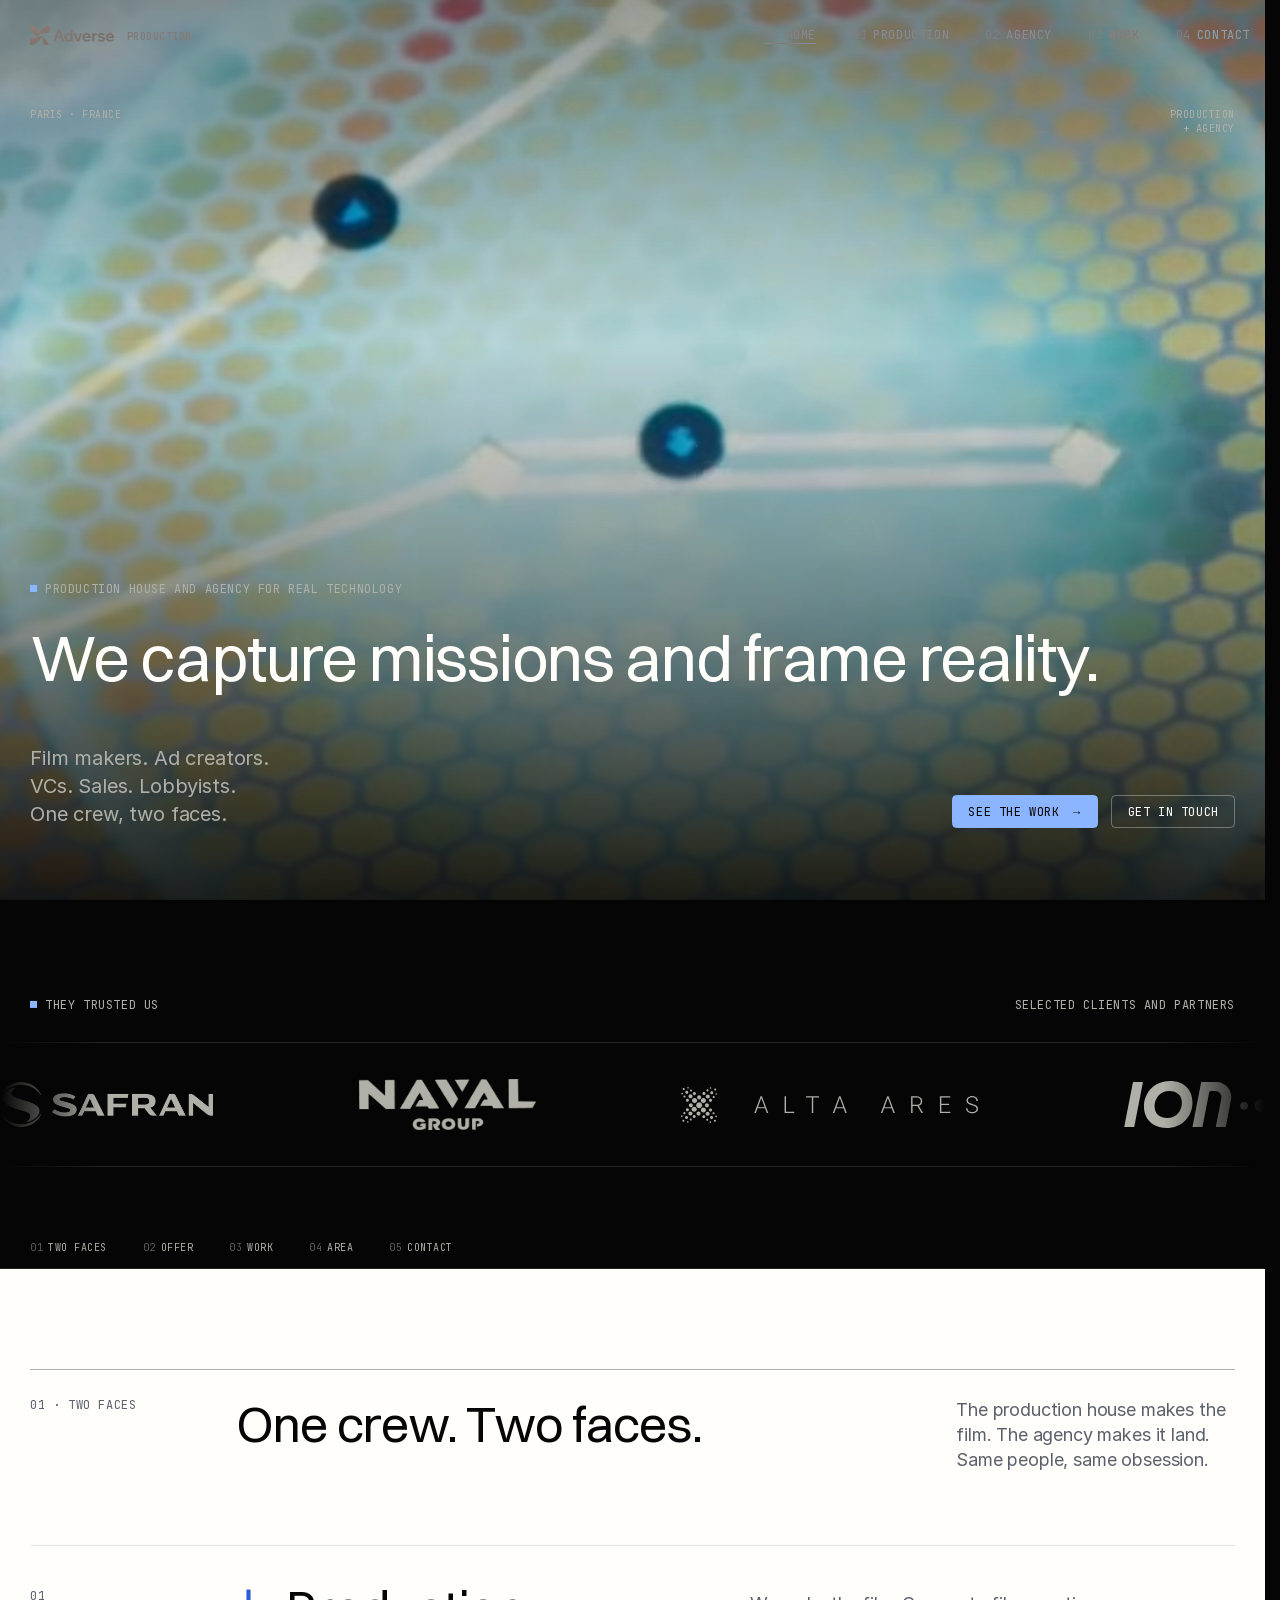
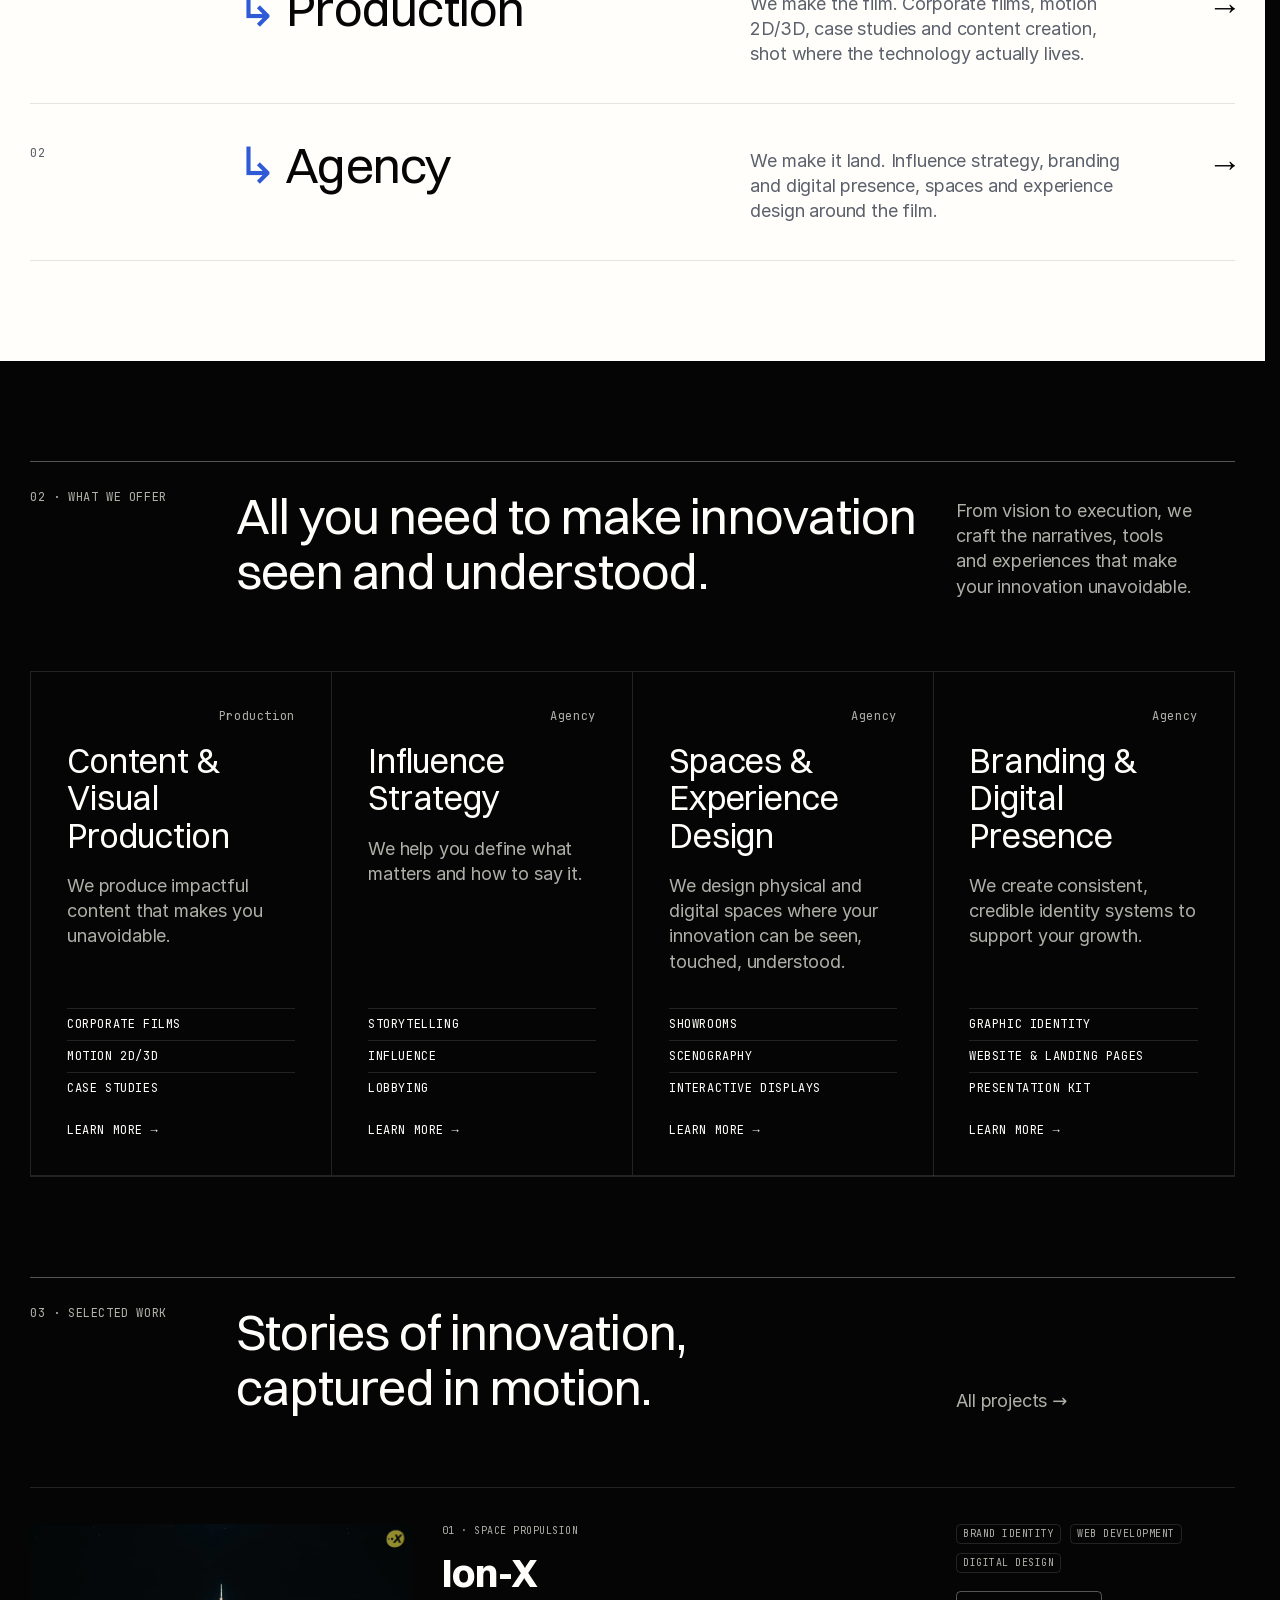
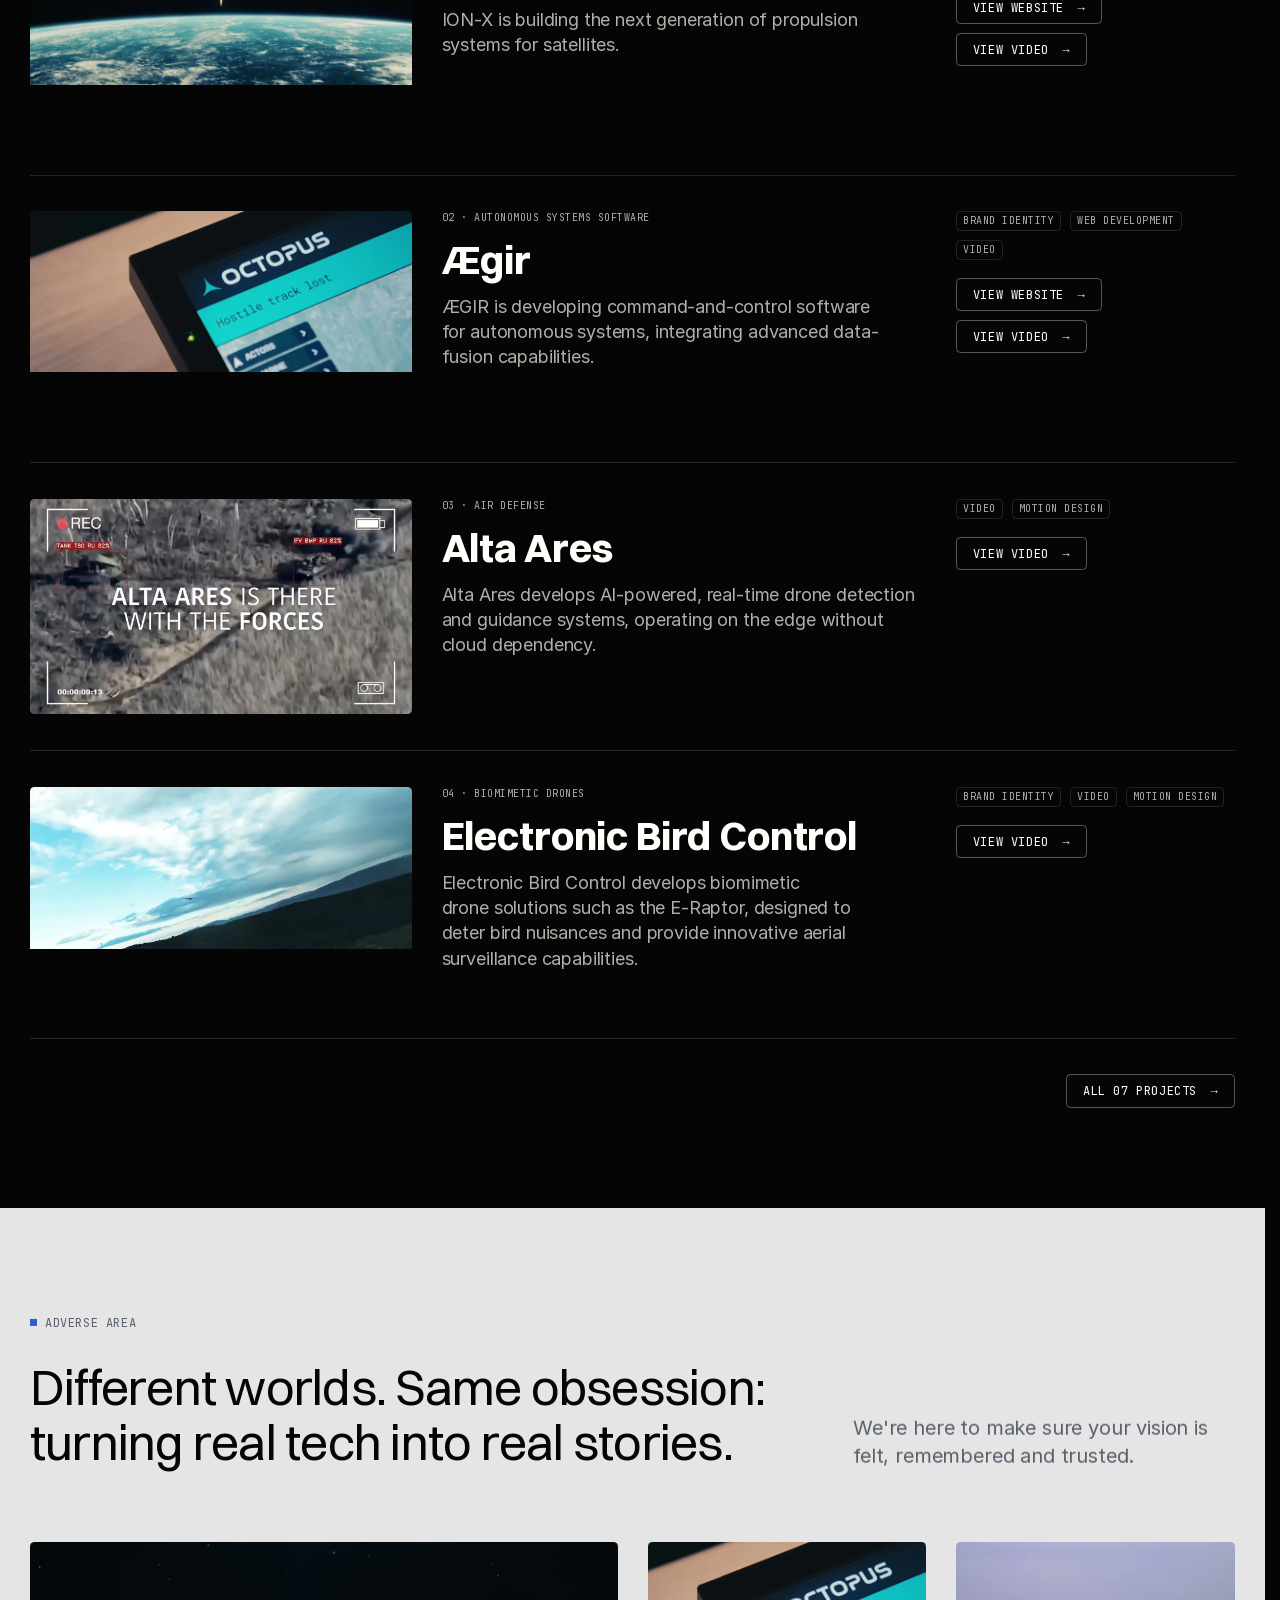
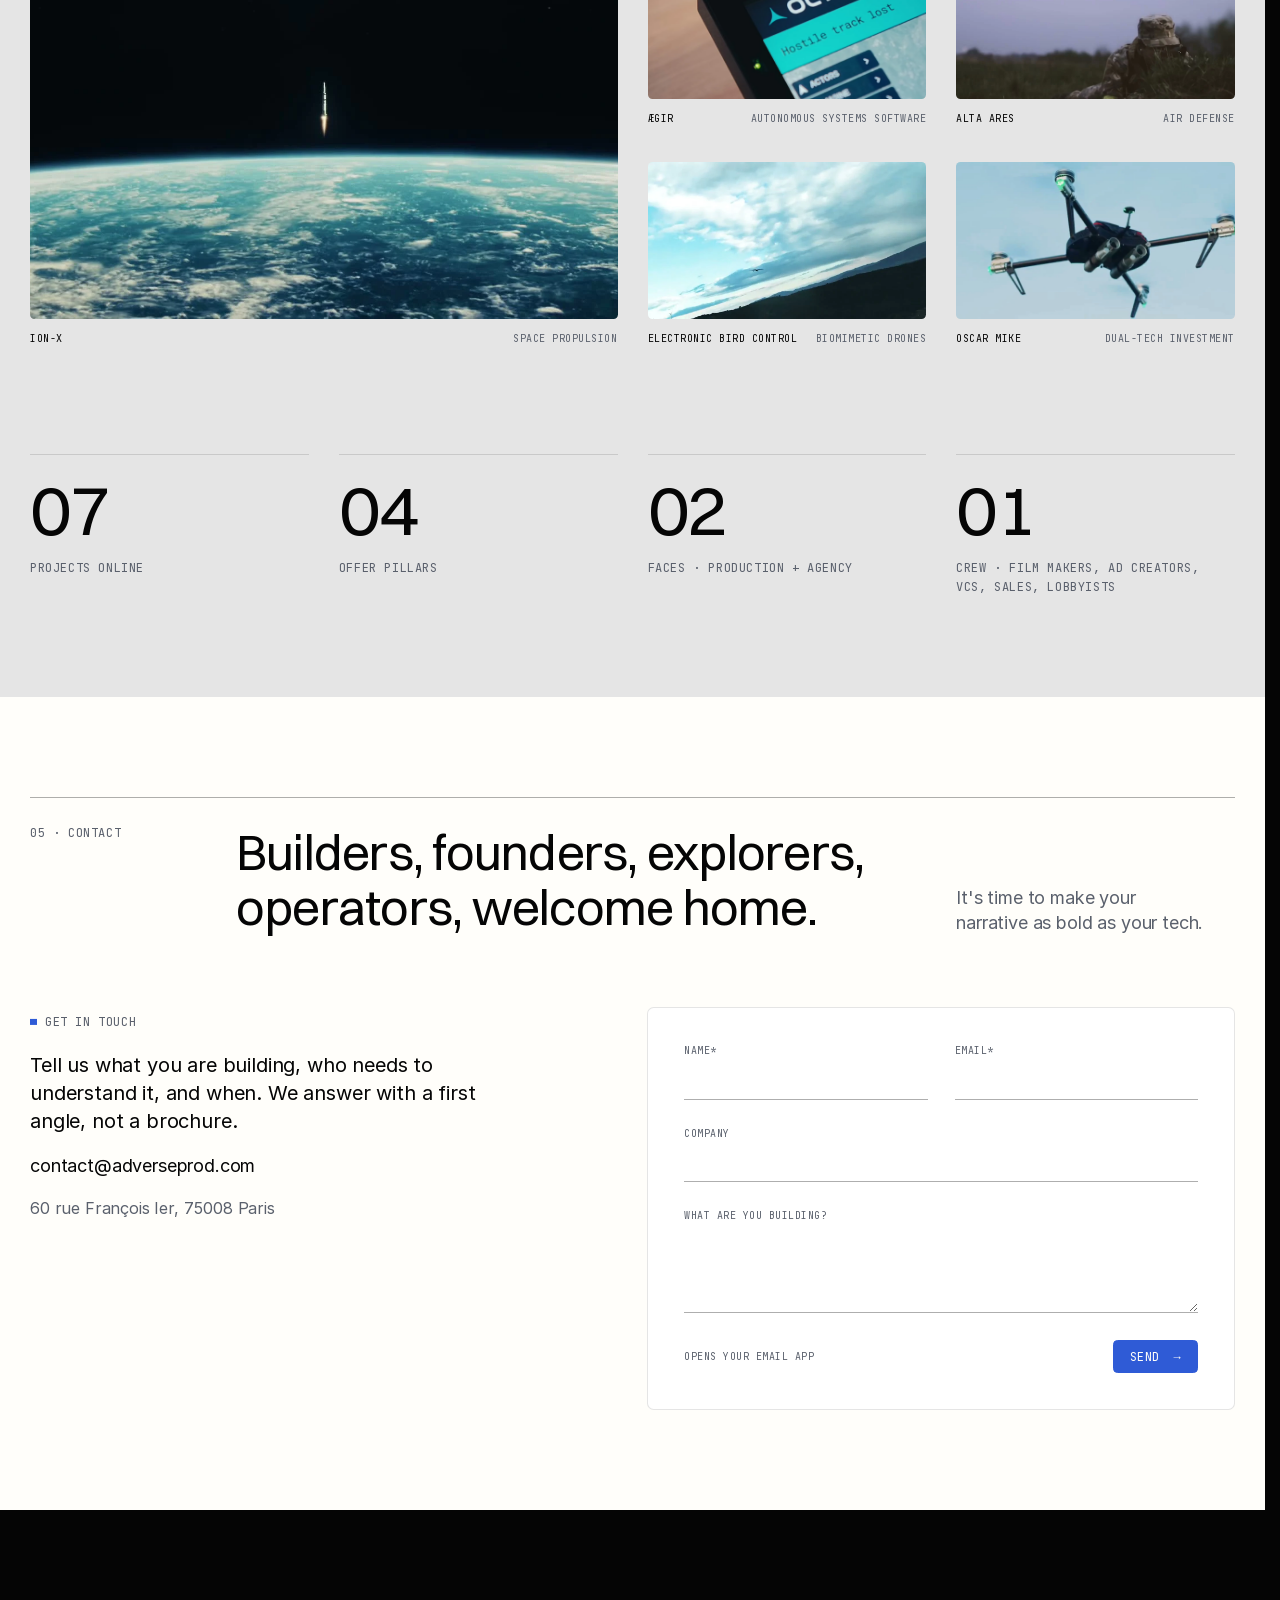
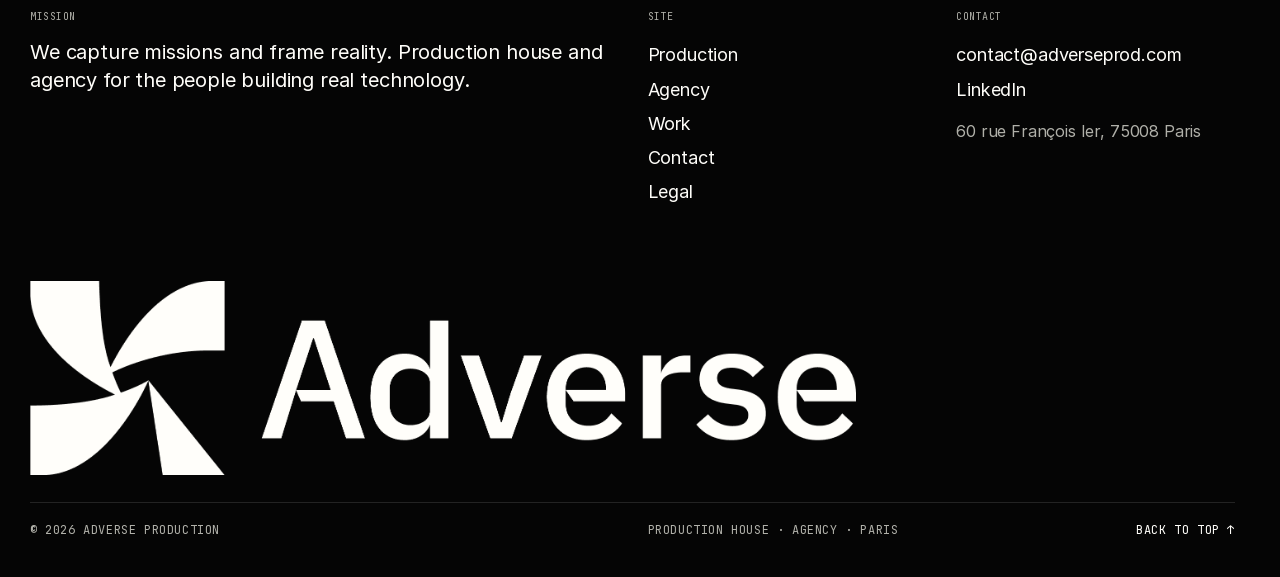
<file: index.html>
<!doctype html>
<html lang="en" class="no-js" data-accent="adverse">
<head>
<meta charset="utf-8">
<meta name="viewport" content="width=device-width, initial-scale=1">
<title>Adverse Production · Production house and agency for real technology</title>
<meta name="description" content="At Adverse Production, we showcase the most outstanding tech projects through high-end video productions and the agency work around them: strategy, identity, spaces.">
<meta property="og:title" content="Adverse Production · Production house and agency for real technology"><meta property="og:description" content="At Adverse Production, we showcase the most outstanding tech projects through high-end video productions and the agency work around them: strategy, identity, spaces."><meta property="og:type" content="website"><meta property="og:site_name" content="Adverse Production">
<meta property="og:image" content="https://raouf-hamouda.github.io/adverse-production/media/logo/og.png"><meta property="og:image:width" content="1200"><meta property="og:image:height" content="630"><meta property="og:image:alt" content="Adverse Production">
<meta property="og:image" content="https://raouf-hamouda.github.io/adverse-production/media/logo/og-square.png"><meta property="og:image:width" content="1200"><meta property="og:image:height" content="1200">
<meta name="twitter:card" content="summary_large_image"><meta name="twitter:image" content="https://raouf-hamouda.github.io/adverse-production/media/logo/og.png">
<link rel="icon" href="media/logo/favicon.svg?v=202610091014" type="image/svg+xml">
<link rel="icon" href="media/logo/favicon-32.png?v=202610091014" sizes="32x32" type="image/png">
<link rel="icon" href="media/logo/favicon-192.png?v=202610091014" sizes="192x192" type="image/png">
<link rel="apple-touch-icon" href="media/logo/apple-touch-icon.png">
<meta name="theme-color" content="#050505">
<link rel="stylesheet" href="css/fonts.css?v=202610091014">
<link rel="stylesheet" href="css/tokens.css?v=202610091014">
<link rel="stylesheet" href="css/base.css?v=202610091014">
<link rel="stylesheet" href="css/site.css?v=202610091014">
<link rel="preload" href="fonts/switzer-6IN5WOLRCYP4G4MOCOHOMXNON6Q7MDAR.woff2" as="font" type="font/woff2" crossorigin><link rel="preload" href="fonts/inter-vQyevYAyHtARFwPqUzQGpnDs.woff2" as="font" type="font/woff2" crossorigin><link rel="preload" href="fonts/jetbrainsmono-400.woff2" as="font" type="font/woff2" crossorigin><link rel="preload" href="fonts/jetbrainsmono-500.woff2" as="font" type="font/woff2" crossorigin><link rel="preload" href="media/web/TgJozV1sl9Rrse6Sba5KNb5Fmk.webp" as="image" fetchpriority="high">
<script src="js/lib/lenis.min.js" defer></script>
<script src="js/lib/gsap.min.js" defer></script>
<script src="js/lib/ScrollTrigger.min.js" defer></script>
<script src="js/app.js?v=202610091014" defer></script>
<script src="js/site.js?v=202610091014" defer></script>
</head>
<body data-theme="dark">
<div class="grid-lines" aria-hidden="true"></div>
<div class="loader" aria-hidden="true">
<div class="logo-stack"><div class="logo-anim"><svg class="mark" viewBox="0 0 470 470" aria-hidden="true"><path class="p p-tr" d="M428.50 0.19 L427.50 1.00 L421.50 1.00 L419.50 1.19 L418.50 2.00 L413.50 2.19 L412.50 3.00 L409.50 3.00 L407.50 4.00 L403.50 4.19 L402.50 5.00 L399.50 5.19 L398.50 6.00 L395.50 6.19 L394.50 7.00 L392.50 7.19 L391.50 8.00 L389.50 8.19 L388.50 9.00 L380.50 11.19 L377.50 13.00 L375.50 13.19 L370.50 16.00 L368.50 16.19 L363.50 19.00 L362.50 19.05 L361.50 20.00 L360.50 20.05 L359.50 21.00 L352.50 24.19 L350.50 26.00 L347.50 27.19 L345.50 29.00 L342.50 30.19 L337.50 34.00 L336.50 34.19 L334.50 36.00 L333.50 36.19 L331.50 38.00 L327.50 40.19 L324.50 43.00 L323.50 43.19 L320.50 46.00 L319.50 46.19 L315.50 50.00 L314.50 50.19 L309.50 55.00 L308.50 55.19 L300.50 63.00 L299.50 63.19 L284.05 78.50 L280.19 82.50 L280.00 83.50 L271.19 92.50 L271.00 93.50 L265.19 99.50 L265.00 100.50 L261.19 104.50 L261.00 105.50 L253.19 114.50 L253.00 115.50 L247.19 122.50 L245.00 126.50 L242.19 129.50 L240.00 133.50 L238.04 135.50 L238.00 136.50 L235.19 139.50 L235.00 140.50 L231.19 145.50 L230.00 148.50 L228.04 150.50 L228.00 151.50 L224.19 156.50 L223.00 159.50 L219.19 164.50 L218.00 167.50 L216.19 169.50 L215.00 172.50 L214.04 173.50 L214.00 174.50 L212.19 176.50 L211.00 179.50 L209.19 181.50 L207.00 186.50 L206.04 187.50 L206.00 188.50 L205.04 189.50 L205.00 190.50 L203.19 192.50 L201.00 197.50 L199.10 199.50 L183.34 226.50 L184.50 227.00 L185.50 226.06 L196.50 222.00 L197.50 221.03 L208.50 217.00 L209.50 216.01 L220.50 211.99 L221.50 211.00 L225.50 209.84 L228.50 208.09 L232.50 206.96 L233.50 206.00 L237.50 205.00 L238.50 204.00 L240.50 204.00 L243.50 202.00 L245.50 202.00 L246.50 201.00 L248.50 201.00 L249.50 200.00 L251.50 200.00 L252.50 199.00 L254.50 198.81 L255.50 198.00 L257.50 197.81 L258.50 197.00 L260.50 196.81 L261.50 196.00 L263.50 195.81 L264.50 195.00 L266.50 194.81 L270.50 193.00 L272.50 192.96 L273.50 192.00 L276.50 191.81 L277.50 191.00 L279.50 190.81 L280.50 190.00 L283.50 189.81 L287.50 188.00 L294.50 186.81 L295.50 186.00 L297.50 185.96 L298.50 185.00 L301.50 184.81 L302.50 184.00 L306.50 183.81 L307.50 183.00 L310.50 182.81 L311.50 182.00 L314.50 181.81 L315.50 181.00 L319.50 180.81 L320.50 180.00 L324.50 179.81 L325.50 179.00 L328.50 178.81 L329.50 178.00 L334.50 177.81 L335.50 177.00 L339.50 176.81 L340.50 176.00 L345.50 175.81 L346.50 175.00 L351.50 174.81 L352.50 174.00 L356.50 174.00 L358.50 173.81 L359.50 173.00 L365.50 172.81 L366.50 172.00 L374.50 171.81 L375.50 171.00 L383.50 170.81 L384.50 170.00 L396.50 169.81 L397.50 169.00 L418.50 168.81 L419.50 168.00 L469.50 168.00 L470.00 167.50 L470.00 0.50 L469.50 0.00 Z"/><path class="p p-tl" d="M1.50 0.00 L1.00 0.50 L1.00 44.50 L2.00 45.50 L2.00 52.50 L3.00 53.50 L3.00 58.50 L4.00 59.50 L4.00 64.50 L5.00 65.50 L5.00 68.50 L6.00 69.50 L6.00 72.50 L7.00 73.50 L7.00 76.50 L8.00 77.50 L8.00 79.50 L9.00 80.50 L9.00 82.50 L10.00 83.50 L10.00 85.50 L11.00 86.50 L11.00 88.50 L12.00 89.50 L12.00 91.50 L13.00 92.50 L13.00 94.50 L16.00 99.50 L16.00 101.50 L17.00 102.50 L17.00 103.50 L18.00 104.50 L18.00 105.50 L19.00 106.50 L19.00 107.50 L20.00 108.50 L20.00 109.50 L21.00 110.50 L21.00 111.50 L22.00 112.50 L22.00 113.50 L23.00 114.50 L23.00 115.50 L24.00 116.50 L25.00 119.50 L26.00 120.50 L26.00 121.50 L28.00 123.50 L29.00 126.50 L31.00 128.50 L32.00 131.50 L34.00 133.50 L34.00 134.50 L36.00 136.50 L36.00 137.50 L38.00 139.50 L38.00 140.50 L41.00 143.50 L41.00 144.50 L43.00 146.50 L43.00 147.50 L46.00 150.50 L46.00 151.50 L50.00 155.50 L50.00 156.50 L54.00 160.50 L54.00 161.50 L60.00 167.50 L60.00 168.50 L88.50 197.00 L89.50 197.00 L96.50 204.00 L97.50 204.00 L102.50 209.00 L103.50 209.00 L107.50 213.00 L108.50 213.00 L112.50 217.00 L113.50 217.00 L116.50 220.00 L117.50 220.00 L120.50 223.00 L121.50 223.00 L128.50 229.00 L129.50 229.00 L131.50 231.00 L132.50 231.00 L134.50 233.00 L135.50 233.00 L137.50 235.00 L138.50 235.00 L141.50 238.00 L142.50 238.00 L144.50 240.00 L147.50 241.00 L149.50 243.00 L150.50 243.00 L155.50 247.00 L158.50 248.00 L163.50 252.00 L166.50 253.00 L168.50 255.00 L169.50 255.00 L172.50 257.00 L173.50 257.00 L175.50 259.00 L176.50 259.00 L177.50 260.00 L180.50 261.00 L182.50 263.00 L183.50 263.00 L184.50 264.00 L185.50 264.00 L186.50 265.00 L189.50 266.00 L191.50 268.00 L192.50 268.00 L193.50 269.00 L194.50 269.00 L195.50 270.00 L196.50 270.00 L197.50 271.00 L198.50 271.00 L199.50 272.00 L200.50 272.00 L201.50 273.00 L204.50 274.00 L206.50 276.00 L209.50 277.00 L211.50 279.00 L212.50 279.00 L213.50 280.00 L214.50 280.00 L215.50 281.00 L216.50 281.00 L217.50 282.00 L218.50 282.00 L219.50 283.00 L220.50 283.00 L221.50 284.00 L224.50 285.00 L225.13 284.50 L224.83 283.50 L216.15 264.50 L207.18 242.50 L196.16 211.50 L186.25 177.50 L179.19 146.50 L174.17 116.50 L171.16 89.50 L169.44 53.50 L169.76 30.50 L168.00 29.50 L167.81 5.50 L167.00 4.50 L167.00 0.50 L166.50 0.00 Z"/><path class="p p-bl" d="M283.50 244.04 L252.50 257.73 L217.50 270.82 L181.50 281.81 L147.50 289.87 L119.50 294.83 L85.50 298.81 L70.50 299.86 L47.50 300.56 L20.50 300.06 L19.50 301.19 L16.50 301.19 L15.50 302.00 L1.50 302.00 L1.00 302.50 L1.00 469.50 L1.50 470.00 L44.50 470.00 L45.50 469.00 L53.50 469.00 L54.50 468.00 L59.50 468.00 L60.50 467.00 L64.50 467.00 L65.50 466.00 L69.50 466.00 L70.50 465.00 L73.50 465.00 L74.50 464.00 L76.50 464.00 L77.50 463.00 L79.50 463.00 L80.50 462.00 L83.50 462.00 L84.50 461.00 L86.50 461.00 L89.50 459.00 L91.50 459.00 L92.50 458.00 L94.50 458.00 L99.50 455.00 L101.50 455.00 L102.50 454.00 L103.50 454.00 L104.50 453.00 L105.50 453.00 L106.50 452.00 L107.50 452.00 L108.50 451.00 L109.50 451.00 L110.50 450.00 L111.50 450.00 L112.50 449.00 L113.50 449.00 L114.50 448.00 L117.50 447.00 L119.50 445.00 L120.50 445.00 L121.50 444.00 L124.50 443.00 L129.50 439.00 L132.50 438.00 L134.50 436.00 L135.50 436.00 L137.50 434.00 L138.50 434.00 L141.50 431.00 L142.50 431.00 L144.50 429.00 L145.50 429.00 L148.50 426.00 L149.50 426.00 L153.50 422.00 L154.50 422.00 L158.50 418.00 L159.50 418.00 L165.50 412.00 L166.50 412.00 L197.00 381.50 L197.00 380.50 L204.00 373.50 L204.00 372.50 L209.00 367.50 L209.00 366.50 L213.00 362.50 L213.00 361.50 L217.00 357.50 L217.00 356.50 L220.00 353.50 L220.00 352.50 L223.00 349.50 L223.00 348.50 L229.00 341.50 L229.00 340.50 L231.00 338.50 L231.00 337.50 L233.00 335.50 L233.00 334.50 L236.00 331.50 L236.00 330.50 L238.00 328.50 L238.00 327.50 L240.00 325.50 L240.00 324.50 L244.00 319.50 L245.00 316.50 L247.00 314.50 L247.00 313.50 L251.00 308.50 L252.00 305.50 L254.00 303.50 L255.00 300.50 L257.00 298.50 L258.00 295.50 L260.00 293.50 L260.00 292.50 L261.00 291.50 L262.00 288.50 L264.00 286.50 L264.00 285.50 L265.00 284.50 L265.00 283.50 L266.00 282.50 L267.00 279.50 L269.00 277.50 L269.00 276.50 L270.00 275.50 L270.00 274.50 L271.00 273.50 L271.00 272.50 L272.00 271.50 L272.00 270.50 L273.00 269.50 L273.00 268.50 L274.00 267.50 L274.00 266.50 L275.00 265.50 L275.00 264.50 L276.00 263.50 L276.00 262.50 L277.00 261.50 L277.00 260.50 L278.00 259.50 L278.00 258.50 L279.00 257.50 L279.00 256.50 L280.00 255.50 L280.00 254.50 L281.00 253.50 L281.00 252.50 L282.00 251.50 L282.00 250.50 L283.00 249.50 L284.00 246.50 L285.00 245.50 L284.50 243.68 Z"/><path class="p p-br" d="M287.50 242.00 L287.00 243.50 L287.19 245.50 L288.00 246.50 L288.19 252.50 L289.00 253.50 L289.19 258.50 L290.00 259.50 L290.19 265.50 L291.00 266.50 L291.19 271.50 L292.00 272.50 L292.00 276.50 L292.19 278.50 L293.00 279.50 L293.19 285.50 L294.00 286.50 L294.19 291.50 L295.00 292.50 L295.19 298.50 L296.00 299.50 L296.19 304.50 L297.00 305.50 L297.00 309.50 L297.19 311.50 L298.00 312.50 L298.19 318.50 L299.00 319.50 L299.19 324.50 L300.00 325.50 L300.19 331.50 L301.00 332.50 L301.19 337.50 L302.00 338.50 L302.00 342.50 L302.19 344.50 L303.00 345.50 L303.19 351.50 L304.00 352.50 L304.19 357.50 L305.00 358.50 L305.19 364.50 L306.00 365.50 L306.19 370.50 L307.00 371.50 L307.00 375.50 L307.19 377.50 L308.00 378.50 L308.19 384.50 L309.00 385.50 L309.19 390.50 L310.00 391.50 L310.19 397.50 L311.00 398.50 L311.19 403.50 L312.00 404.50 L312.19 410.50 L313.00 411.50 L313.19 416.50 L314.00 417.50 L314.19 423.50 L315.00 424.50 L315.19 430.50 L316.00 431.50 L316.19 436.50 L317.00 437.50 L317.19 443.50 L318.00 444.50 L318.19 449.50 L319.00 450.50 L319.19 456.50 L320.00 457.50 L320.19 463.50 L321.00 464.50 L321.19 469.50 L322.50 470.00 L469.50 470.00 L470.00 469.50 L469.81 468.50 L467.00 465.50 L466.81 464.50 L463.00 460.50 L462.81 459.50 L459.00 455.50 L458.81 454.50 L455.00 450.50 L454.81 449.50 L443.00 435.50 L442.81 434.50 L438.00 429.50 L437.81 428.50 L434.00 424.50 L433.81 423.50 L430.00 419.50 L429.81 418.50 L426.00 414.50 L425.81 413.50 L422.00 409.50 L421.81 408.50 L418.00 404.50 L417.81 403.50 L414.00 399.50 L413.81 398.50 L410.00 394.50 L409.81 393.50 L406.00 389.50 L405.81 388.50 L394.00 374.50 L393.81 373.50 L389.00 368.50 L388.81 367.50 L385.00 363.50 L384.81 362.50 L381.00 358.50 L380.81 357.50 L377.00 353.50 L376.81 352.50 L373.00 348.50 L372.81 347.50 L369.00 343.50 L368.81 342.50 L365.00 338.50 L364.81 337.50 L361.00 333.50 L360.81 332.50 L357.00 328.50 L356.81 327.50 L345.00 313.50 L344.81 312.50 L340.00 307.50 L339.81 306.50 L336.00 302.50 L335.81 301.50 L332.00 297.50 L331.81 296.50 L328.00 292.50 L327.81 291.50 L324.00 287.50 L323.81 286.50 L320.00 282.50 L319.81 281.50 L316.00 277.50 L315.81 276.50 L312.00 272.50 L311.81 271.50 L308.00 267.50 L307.81 266.50 L296.00 252.50 L295.81 251.50 Z"/></svg><div class="word"><div class="clip"><span class="l" style="left:-0.139%;top:-0.629%;width:17.582%;height:90.909%;--i:0"><img src="media/logo/letter_0.png" alt=""></span><span class="l" style="left:18.138%;top:-0.629%;width:13.343%;height:92.167%;--i:1"><img src="media/logo/letter_1.png" alt=""></span><span class="l" style="left:33.356%;top:26.109%;width:13.829%;height:64.171%;--i:2"><img src="media/logo/letter_2.png" alt=""></span><span class="l" style="left:47.811%;top:24.536%;width:13.482%;height:67.002%;--i:3"><img src="media/logo/letter_3.png" alt=""></span><span class="l" style="left:64.003%;top:26.109%;width:8.270%;height:64.171%;--i:4"><img src="media/logo/letter_4.png" alt=""></span><span class="l" style="left:73.037%;top:24.536%;width:11.883%;height:67.002%;--i:5"><img src="media/logo/letter_5.png" alt=""></span><span class="l" style="left:86.657%;top:24.536%;width:13.482%;height:67.002%;--i:6"><img src="media/logo/letter_6.png" alt=""></span></div></div></div><p class="loader-sub">Production</p></div>
<div class="meta"><span>Production · Paris</span><span><span data-pct>000</span> / 100</span></div><div class="bar"><i></i></div></div>
<nav class="nav" data-nav aria-label="Main">
  <a class="brand" href="index.html" aria-label="ADVERSE Production"><img class="logo" src="media/logo/logo_white.webp" alt="" width="400" height="94"><small>Production</small></a>
  <div class="nav-items"><a class="link" href="index.html" aria-current=page><span class="n">00</span>Home</a><a class="link" href="production.html"><span class="n">01</span>Production</a><a class="link" href="agency.html"><span class="n">02</span>Agency</a><a class="link" href="portfolio.html"><span class="n">03</span>Work</a><a class="link" href="contact.html"><span class="n">04</span>Contact</a></div>
  <button class="burger" aria-expanded="false" aria-controls="menu">Menu</button>
</nav>
<div class="menu" id="menu"><a class="item" href="index.html" aria-current=page><span class="n">00</span>Home</a><a class="item" href="production.html"><span class="n">01</span>Production</a><a class="item" href="agency.html"><span class="n">02</span>Agency</a><a class="item" href="portfolio.html"><span class="n">03</span>Work</a><a class="item" href="contact.html"><span class="n">04</span>Contact</a><div class="foot"><a class="btn btn-accent" href="contact.html">Get in touch <span class="arrow">→</span></a><a href="mailto:contact@adverseprod.com">contact@adverseprod.com</a><div class="meta"><a href="https://www.linkedin.com/company/adverse-production" target="_blank" rel="noopener">LinkedIn</a><span>Paris · France</span></div></div></div>
<main id="top">
<section class="hero" data-theme="dark" id="home">
  <div class="bg"><video autoplay muted loop playsinline poster="media/web/TgJozV1sl9Rrse6Sba5KNb5Fmk.webp"><source media="(max-width: 1079.98px)" src="media/web/TgJozV1sl9Rrse6Sba5KNb5Fmk.p.av1.mp4" type='video/mp4; codecs="av01.0.05M.08"'><source media="(max-width: 1079.98px)" src="media/web/TgJozV1sl9Rrse6Sba5KNb5Fmk.p.hevc.mp4" type='video/mp4; codecs="hvc1.1.6.L93.B0"'><source media="(max-width: 1079.98px)" src="media/web/TgJozV1sl9Rrse6Sba5KNb5Fmk.p.mp4" type='video/mp4'><source src="media/web/TgJozV1sl9Rrse6Sba5KNb5Fmk.av1.mp4" type='video/mp4; codecs="av01.0.08M.08"'><source src="media/web/TgJozV1sl9Rrse6Sba5KNb5Fmk.mp4" type="video/mp4"></video></div>
  <span class="corner tl">Paris · France</span><span class="corner tr">Production<br>+ Agency</span>
  <div class="container">
    <p class="eyebrow" data-reveal>Production house and agency for real technology</p>
    <h1 class="display-1 measure" style="margin-top:var(--s-5)" data-reveal="0.1">We capture missions and frame reality.</h1>
    <div class="grid" style="margin-top:var(--s-7)">
      <p class="body-l span-5 muted sub" data-reveal="0.2"><span>Film makers. Ad creators.</span><span>VCs. Sales. Lobbyists.</span><span>One crew, two faces.</span></p>
      <div class="span-7 cta" style="justify-content:flex-end;align-self:end" data-reveal="0.3"><a class="btn btn-accent" href="portfolio.html">See the work <span class="arrow">→</span></a><a class="btn" href="#contact">Get in touch</a></div>
    </div>
  </div>
</section>
<section class="section-s" data-theme="dark" id="partners" style="background:var(--bg);color:var(--fg)">
  <div class="container partners-head"><p class="eyebrow">They trusted us</p><p class="caption">Selected clients and partners</p></div>
  <div class="marquee" style="margin-top:var(--s-5)"><div class="track"><span class="logo" role="img" aria-label="Safran" style="-webkit-mask-image:url(media/partners/safran.webp);mask-image:url(media/partners/safran.webp);--w:5.36em;--r:4.762"></span><span class="logo" role="img" aria-label="Naval Group" style="-webkit-mask-image:url(media/partners/naval-group.webp);mask-image:url(media/partners/naval-group.webp);--w:4.44em;--r:3.488"></span><span class="logo" role="img" aria-label="Alta Ares" style="-webkit-mask-image:url(media/partners/alta-ares.svg);mask-image:url(media/partners/alta-ares.svg);--w:7.47em;--r:8.292"></span><span class="logo" role="img" aria-label="Ion-X" style="-webkit-mask-image:url(media/partners/ion-x.svg);mask-image:url(media/partners/ion-x.svg);--w:4.92em;--r:4.139"></span><span class="logo" role="img" aria-label="Ægir" style="-webkit-mask-image:url(media/partners/aegir.webp);mask-image:url(media/partners/aegir.webp);--w:5.68em;--r:5.258"></span><span class="logo" role="img" aria-label="Electronic Bird Control" style="-webkit-mask-image:url(media/partners/electronic-bird-control.webp);mask-image:url(media/partners/electronic-bird-control.webp);--w:4.70em;--r:3.83"></span><span class="logo" role="img" aria-label="Oscar Mike" style="-webkit-mask-image:url(media/partners/oscar-mike.webp);mask-image:url(media/partners/oscar-mike.webp);--w:6.02em;--r:5.788"></span></div></div>
</section>
<nav class="subnav" aria-label="Sections"><a href="#faces"><span class="n">01</span>Two faces</a><a href="#offer"><span class="n">02</span>Offer</a><a href="#work"><span class="n">03</span>Work</a><a href="#area"><span class="n">04</span>Area</a><a href="#contact"><span class="n">05</span>Contact</a></nav>
<section class="section" data-theme="light" id="faces">
  <div class="container">
    <div class="sec-head"><span class="num">01 · Two faces</span><h2 class="ttl h1">One crew. Two faces.</h2><p class="aside">The production house makes the film. The agency makes it land. Same people, same obsession.</p></div>
    <div class="features"><a class="feature" href="production.html" data-reveal><span class="k">01</span><span class="t">Production</span><span class="d">We make the film. Corporate films, motion 2D/3D, case studies and content creation, shot where the technology actually lives.</span><span class="go">→</span></a><a class="feature" href="agency.html" data-reveal><span class="k">02</span><span class="t">Agency</span><span class="d">We make it land. Influence strategy, branding and digital presence, spaces and experience design around the film.</span><span class="go">→</span></a></div>
  </div>
</section>
<section class="section" data-theme="dark" id="offer">
  <div class="container">
    <div class="sec-head"><span class="num">02 · What we offer</span><h2 class="ttl h1">All you need to make innovation seen and understood.</h2><p class="aside">From vision to execution, we craft the narratives, tools and experiences that make your innovation unavoidable.</p></div>
    <div class="hgrid"><a class="offer" href="production.html" data-reveal="0.00"><img src="media/web/77HFNbdqkvjyBUAGMFIzvGxGxUA.webp" alt="" width="1600" height="676" loading="lazy"><span class="letter"><span>Production</span></span><span class="t">Content &amp; Visual Production</span><span class="d">We produce impactful content that makes you unavoidable.</span><ul><li>Corporate films</li><li>Motion 2D/3D</li><li>Case studies</li></ul><span class="go">Learn more →</span></a><a class="offer" href="agency.html#influence" data-reveal="0.05"><img src="media/web/DfV5AunM2CfP4O7u4KkjLI46Qvk.webp" alt="" width="1600" height="676" loading="lazy"><span class="letter"><span>Agency</span></span><span class="t">Influence Strategy</span><span class="d">We help you define what matters and how to say it.</span><ul><li>Storytelling</li><li>Influence</li><li>Lobbying</li></ul><span class="go">Learn more →</span></a><a class="offer" href="agency.html#spaces" data-reveal="0.10"><img src="media/web/q1g7qWRhrfDlzrMSrGk5NP3Iy0A.webp" alt="" width="1280" height="544" loading="lazy"><span class="letter"><span>Agency</span></span><span class="t">Spaces &amp; Experience Design</span><span class="d">We design physical and digital spaces where your innovation can be seen, touched, understood.</span><ul><li>Showrooms</li><li>Scenography</li><li>Interactive displays</li></ul><span class="go">Learn more →</span></a><a class="offer" href="agency.html#branding" data-reveal="0.15"><img src="media/web/JdtwA32k85z1Avn3bOagHdtlM8U.webp" alt="" width="1280" height="720" loading="lazy"><span class="letter"><span>Agency</span></span><span class="t">Branding &amp; Digital Presence</span><span class="d">We create consistent, credible identity systems to support your growth.</span><ul><li>Graphic identity</li><li>Website &amp; landing pages</li><li>Presentation kit</li></ul><span class="go">Learn more →</span></a></div>
  </div>
</section>
<section class="section" data-theme="dark" id="work" style="padding-top:0">
  <div class="container">
    <div class="sec-head"><span class="num">03 · Selected work</span><h2 class="ttl h1">Stories of innovation, captured in motion.</h2><a class="aside link" href="portfolio.html">All projects →</a></div>
    <div class="rows"><article class="prow" id="ion-x" data-tags="Brand identity|Web development|Digital design" data-reveal><div class="m"><video data-hover muted playsinline loop preload="none" poster="media/web/77HFNbdqkvjyBUAGMFIzvGxGxUA.webp"><source media="(max-width: 1079.98px)" src="media/web/77HFNbdqkvjyBUAGMFIzvGxGxUA.p.av1.mp4" type='video/mp4; codecs="av01.0.05M.08"'><source media="(max-width: 1079.98px)" src="media/web/77HFNbdqkvjyBUAGMFIzvGxGxUA.p.hevc.mp4" type='video/mp4; codecs="hvc1.1.6.L93.B0"'><source media="(max-width: 1079.98px)" src="media/web/77HFNbdqkvjyBUAGMFIzvGxGxUA.p.mp4" type='video/mp4'><source src="media/web/77HFNbdqkvjyBUAGMFIzvGxGxUA.av1.mp4" type='video/mp4; codecs="av01.0.08M.08"'><source src="media/web/77HFNbdqkvjyBUAGMFIzvGxGxUA.mp4" type="video/mp4"></video></div>
        <div class="i"><p class="meta">01 · Space propulsion</p><h3 class="name">Ion-X</h3><p class="d">ION-X is building the next generation of propulsion systems for satellites.</p></div>
        <div class="r"><div class="tags"><span class="tag">Brand identity</span><span class="tag">Web development</span><span class="tag">Digital design</span></div><div class="btns"><a class="btn" href="https://ion-x.space/" target="_blank" rel="noopener">View Website <span class="arrow">→</span></a><a class="btn" href="media/web/77HFNbdqkvjyBUAGMFIzvGxGxUA.mp4" target="_blank" rel="noopener">View Video <span class="arrow">→</span></a></div></div></article><article class="prow" id="aegir" data-tags="Brand identity|Web development|Video" data-reveal><div class="m"><video data-hover muted playsinline loop preload="none" poster="media/web/DfV5AunM2CfP4O7u4KkjLI46Qvk.webp"><source media="(max-width: 1079.98px)" src="media/web/DfV5AunM2CfP4O7u4KkjLI46Qvk.p.av1.mp4" type='video/mp4; codecs="av01.0.05M.08"'><source media="(max-width: 1079.98px)" src="media/web/DfV5AunM2CfP4O7u4KkjLI46Qvk.p.hevc.mp4" type='video/mp4; codecs="hvc1.1.6.L93.B0"'><source media="(max-width: 1079.98px)" src="media/web/DfV5AunM2CfP4O7u4KkjLI46Qvk.p.mp4" type='video/mp4'><source src="media/web/DfV5AunM2CfP4O7u4KkjLI46Qvk.av1.mp4" type='video/mp4; codecs="av01.0.08M.08"'><source src="media/web/DfV5AunM2CfP4O7u4KkjLI46Qvk.mp4" type="video/mp4"></video></div>
        <div class="i"><p class="meta">02 · Autonomous systems software</p><h3 class="name">Ægir</h3><p class="d">ÆGIR is developing command-and-control software for autonomous systems, integrating advanced data-fusion capabilities.</p></div>
        <div class="r"><div class="tags"><span class="tag">Brand identity</span><span class="tag">Web development</span><span class="tag">Video</span></div><div class="btns"><a class="btn" href="https://aegir.fr/" target="_blank" rel="noopener">View Website <span class="arrow">→</span></a><a class="btn" href="media/web/DfV5AunM2CfP4O7u4KkjLI46Qvk.mp4" target="_blank" rel="noopener">View Video <span class="arrow">→</span></a></div></div></article><article class="prow" id="alta-ares" data-tags="Video|Motion design" data-reveal><div class="m"><video data-hover muted playsinline loop preload="none" poster="media/web/JdtwA32k85z1Avn3bOagHdtlM8U.webp"><source media="(max-width: 1079.98px)" src="media/web/JdtwA32k85z1Avn3bOagHdtlM8U.p.av1.mp4#t=14" type='video/mp4; codecs="av01.0.05M.08"'><source media="(max-width: 1079.98px)" src="media/web/JdtwA32k85z1Avn3bOagHdtlM8U.p.hevc.mp4#t=14" type='video/mp4; codecs="hvc1.1.6.L93.B0"'><source media="(max-width: 1079.98px)" src="media/web/JdtwA32k85z1Avn3bOagHdtlM8U.p.mp4#t=14" type='video/mp4'><source src="media/web/JdtwA32k85z1Avn3bOagHdtlM8U.av1.mp4#t=14" type='video/mp4; codecs="av01.0.08M.08"'><source src="media/web/JdtwA32k85z1Avn3bOagHdtlM8U.mp4#t=14" type="video/mp4"></video></div>
        <div class="i"><p class="meta">03 · Air defense</p><h3 class="name">Alta Ares</h3><p class="d">Alta Ares develops AI-powered, real-time drone detection and guidance systems, operating on the edge without cloud dependency.</p></div>
        <div class="r"><div class="tags"><span class="tag">Video</span><span class="tag">Motion design</span></div><div class="btns"><a class="btn" href="media/web/JdtwA32k85z1Avn3bOagHdtlM8U.mp4" target="_blank" rel="noopener">View Video <span class="arrow">→</span></a></div></div></article><article class="prow" id="ebc" data-tags="Brand identity|Video|Motion design" data-reveal><div class="m"><video data-hover muted playsinline loop preload="none" poster="media/web/q1g7qWRhrfDlzrMSrGk5NP3Iy0A.webp"><source media="(max-width: 1079.98px)" src="media/web/q1g7qWRhrfDlzrMSrGk5NP3Iy0A.p.av1.mp4" type='video/mp4; codecs="av01.0.05M.08"'><source media="(max-width: 1079.98px)" src="media/web/q1g7qWRhrfDlzrMSrGk5NP3Iy0A.p.hevc.mp4" type='video/mp4; codecs="hvc1.1.6.L93.B0"'><source media="(max-width: 1079.98px)" src="media/web/q1g7qWRhrfDlzrMSrGk5NP3Iy0A.p.mp4" type='video/mp4'><source src="media/web/q1g7qWRhrfDlzrMSrGk5NP3Iy0A.av1.mp4" type='video/mp4; codecs="av01.0.08M.08"'><source src="media/web/q1g7qWRhrfDlzrMSrGk5NP3Iy0A.mp4" type="video/mp4"></video></div>
        <div class="i"><p class="meta">04 · Biomimetic drones</p><h3 class="name">Electronic Bird Control</h3><p class="d">Electronic Bird Control develops biomimetic drone solutions such as the E-Raptor, designed to deter bird nuisances and provide innovative aerial surveillance capabilities.</p></div>
        <div class="r"><div class="tags"><span class="tag">Brand identity</span><span class="tag">Video</span><span class="tag">Motion design</span></div><div class="btns"><a class="btn" href="media/web/q1g7qWRhrfDlzrMSrGk5NP3Iy0A.mp4" target="_blank" rel="noopener">View Video <span class="arrow">→</span></a></div></div></article></div>
    <div class="row" style="justify-content:flex-end;margin-top:var(--s-6)"><a class="btn" href="portfolio.html">All 07 projects <span class="arrow">→</span></a></div>
  </div>
</section>
<section class="section" data-theme="gray" id="area">
  <div class="container">
    <p class="eyebrow" data-reveal>Adverse area</p>
    <div class="grid" style="margin-top:var(--s-5);margin-bottom:var(--s-8)">
      <h2 class="h1 span-8" data-reveal="0.1">Different worlds. Same obsession: turning real tech into real stories.</h2>
      <p class="body-l span-4 muted" style="align-self:end" data-reveal="0.2">We&#x27;re here to make sure your vision is felt, remembered and trusted.</p>
    </div>
    <div class="strip"><figure><a href="portfolio.html#ion-x" aria-label="Ion-X"><video data-hover muted playsinline loop preload="none" poster="media/web/77HFNbdqkvjyBUAGMFIzvGxGxUA.webp"><source media="(max-width: 1079.98px)" src="media/web/77HFNbdqkvjyBUAGMFIzvGxGxUA.p.av1.mp4" type='video/mp4; codecs="av01.0.05M.08"'><source media="(max-width: 1079.98px)" src="media/web/77HFNbdqkvjyBUAGMFIzvGxGxUA.p.hevc.mp4" type='video/mp4; codecs="hvc1.1.6.L93.B0"'><source media="(max-width: 1079.98px)" src="media/web/77HFNbdqkvjyBUAGMFIzvGxGxUA.p.mp4" type='video/mp4'><source src="media/web/77HFNbdqkvjyBUAGMFIzvGxGxUA.av1.mp4" type='video/mp4; codecs="av01.0.08M.08"'><source src="media/web/77HFNbdqkvjyBUAGMFIzvGxGxUA.mp4" type="video/mp4"></video></a><figcaption><b>Ion-X</b><span>Space propulsion</span></figcaption></figure><figure><a href="portfolio.html#aegir" aria-label="Ægir"><video data-hover muted playsinline loop preload="none" poster="media/web/DfV5AunM2CfP4O7u4KkjLI46Qvk.webp"><source media="(max-width: 1079.98px)" src="media/web/DfV5AunM2CfP4O7u4KkjLI46Qvk.p.av1.mp4" type='video/mp4; codecs="av01.0.05M.08"'><source media="(max-width: 1079.98px)" src="media/web/DfV5AunM2CfP4O7u4KkjLI46Qvk.p.hevc.mp4" type='video/mp4; codecs="hvc1.1.6.L93.B0"'><source media="(max-width: 1079.98px)" src="media/web/DfV5AunM2CfP4O7u4KkjLI46Qvk.p.mp4" type='video/mp4'><source src="media/web/DfV5AunM2CfP4O7u4KkjLI46Qvk.av1.mp4" type='video/mp4; codecs="av01.0.08M.08"'><source src="media/web/DfV5AunM2CfP4O7u4KkjLI46Qvk.mp4" type="video/mp4"></video></a><figcaption><b>Ægir</b><span>Autonomous systems software</span></figcaption></figure><figure><a href="portfolio.html#alta-ares" aria-label="Alta Ares"><video data-hover muted playsinline loop preload="none" poster="media/web/alta-ares_still.webp"><source media="(max-width: 1079.98px)" src="media/web/JdtwA32k85z1Avn3bOagHdtlM8U.p.av1.mp4#t=14" type='video/mp4; codecs="av01.0.05M.08"'><source media="(max-width: 1079.98px)" src="media/web/JdtwA32k85z1Avn3bOagHdtlM8U.p.hevc.mp4#t=14" type='video/mp4; codecs="hvc1.1.6.L93.B0"'><source media="(max-width: 1079.98px)" src="media/web/JdtwA32k85z1Avn3bOagHdtlM8U.p.mp4#t=14" type='video/mp4'><source src="media/web/JdtwA32k85z1Avn3bOagHdtlM8U.av1.mp4#t=14" type='video/mp4; codecs="av01.0.08M.08"'><source src="media/web/JdtwA32k85z1Avn3bOagHdtlM8U.mp4#t=14" type="video/mp4"></video></a><figcaption><b>Alta Ares</b><span>Air defense</span></figcaption></figure><figure><a href="portfolio.html#ebc" aria-label="Electronic Bird Control"><video data-hover muted playsinline loop preload="none" poster="media/web/q1g7qWRhrfDlzrMSrGk5NP3Iy0A.webp"><source media="(max-width: 1079.98px)" src="media/web/q1g7qWRhrfDlzrMSrGk5NP3Iy0A.p.av1.mp4" type='video/mp4; codecs="av01.0.05M.08"'><source media="(max-width: 1079.98px)" src="media/web/q1g7qWRhrfDlzrMSrGk5NP3Iy0A.p.hevc.mp4" type='video/mp4; codecs="hvc1.1.6.L93.B0"'><source media="(max-width: 1079.98px)" src="media/web/q1g7qWRhrfDlzrMSrGk5NP3Iy0A.p.mp4" type='video/mp4'><source src="media/web/q1g7qWRhrfDlzrMSrGk5NP3Iy0A.av1.mp4" type='video/mp4; codecs="av01.0.08M.08"'><source src="media/web/q1g7qWRhrfDlzrMSrGk5NP3Iy0A.mp4" type="video/mp4"></video></a><figcaption><b>Electronic Bird Control</b><span>Biomimetic drones</span></figcaption></figure><figure><a href="portfolio.html#oscar-mike" aria-label="Oscar Mike"><video data-hover muted playsinline loop preload="none" poster="media/web/oscar-mike_still.webp"><source media="(max-width: 1079.98px)" src="media/web/297sMiCIamDrkrysOmgl7uXzYs.p.av1.mp4#t=22.5" type='video/mp4; codecs="av01.0.05M.08"'><source media="(max-width: 1079.98px)" src="media/web/297sMiCIamDrkrysOmgl7uXzYs.p.hevc.mp4#t=22.5" type='video/mp4; codecs="hvc1.1.6.L93.B0"'><source media="(max-width: 1079.98px)" src="media/web/297sMiCIamDrkrysOmgl7uXzYs.p.mp4#t=22.5" type='video/mp4'><source src="media/web/297sMiCIamDrkrysOmgl7uXzYs.av1.mp4#t=22.5" type='video/mp4; codecs="av01.0.08M.08"'><source src="media/web/297sMiCIamDrkrysOmgl7uXzYs.mp4#t=22.5" type="video/mp4"></video></a><figcaption><b>Oscar Mike</b><span>Dual-tech investment</span></figcaption></figure></div>
    <div class="stats" style="margin-top:var(--s-9)">
      <div><div class="stat"><span data-roll="7" data-pad="2">00</span></div><p class="caption" style="margin-top:var(--s-3)">Projects online</p></div>
      <div><div class="stat"><span data-roll="4" data-pad="2">00</span></div><p class="caption" style="margin-top:var(--s-3)">Offer pillars</p></div>
      <div><div class="stat"><span data-roll="2" data-pad="2">00</span></div><p class="caption" style="margin-top:var(--s-3)">Faces · production + agency</p></div>
      <div><div class="stat"><span data-roll="1" data-pad="2">00</span></div><p class="caption" style="margin-top:var(--s-3)">Crew · film makers, ad creators, VCs, sales, lobbyists</p></div>
    </div>
  </div>
</section>
<section class="section" data-theme="light" id="contact">
  <div class="container">
    <div class="sec-head"><span class="num">05 · Contact</span><h2 class="ttl h1">Builders, founders, explorers, operators, welcome home.</h2><p class="aside">It&#x27;s time to make your narrative as bold as your tech.</p></div>
    <div class="contact-block">
      <div class="lead stack">
        <p class="eyebrow">Get in touch</p>
        <p class="body-l measure-l">Tell us what you are building, who needs to understand it, and when. We answer with a first angle, not a brochure.</p>
        <p><a class="link" href="mailto:contact@adverseprod.com">contact@adverseprod.com</a></p>
        <p class="body-s muted">60 rue François Ier, 75008 Paris</p>
      </div>
      <div class="form-wrap">
        <form class="form" data-mailto="contact@adverseprod.com" data-endpoint="">
          <div class="field"><label for="f-name">Name*</label><input id="f-name" name="name" type="text" required autocomplete="name"></div>
          <div class="field"><label for="f-email">Email*</label><input id="f-email" name="email" type="email" required autocomplete="email"></div>
          <div class="field full"><label for="f-company">Company</label><input id="f-company" name="company" type="text" autocomplete="organization"></div>
          <div class="field full"><label for="f-msg">What are you building?</label><textarea id="f-msg" name="message"></textarea></div>
          <input class="hp" type="text" name="website" tabindex="-1" autocomplete="off" aria-hidden="true">
          <div class="full row between"><span class="note" role="status">Opens your email app</span><button class="btn btn-accent" type="submit">Send <span class="arrow">→</span></button></div>
        </form>
      </div>
    </div>
  </div>
</section>
</main>
<footer class="section footer" data-theme="dark">
  <div class="container">
    <div class="cols">
      <div class="col wide"><p class="title">Mission</p><p class="body-l measure-l">We capture missions and frame reality. Production house and agency for the people building real technology.</p></div>
      <div class="col"><p class="title">Site</p><a class="link" href="production.html">Production</a><a class="link" href="agency.html">Agency</a><a class="link" href="portfolio.html">Work</a><a class="link" href="contact.html">Contact</a><a class="link" href="legal.html">Legal</a></div>
      <div class="col"><p class="title">Contact</p><a class="link" href="mailto:contact@adverseprod.com">contact@adverseprod.com</a><a class="link" href="https://www.linkedin.com/company/adverse-production" target="_blank" rel="noopener">LinkedIn</a><p class="body-s muted" style="margin-top:var(--s-3)">60 rue François Ier, 75008 Paris</p></div>
    </div>
    <div class="big" role="img" aria-label="ADVERSE"></div>
    <div class="legal caption"><span class="c">© 2026 Adverse Production</span><span class="t">Production house · Agency · Paris</span><a class="top" href="#top">Back to top <span aria-hidden="true">↑</span></a></div>
  </div>
</footer>
</body></html>
</file>
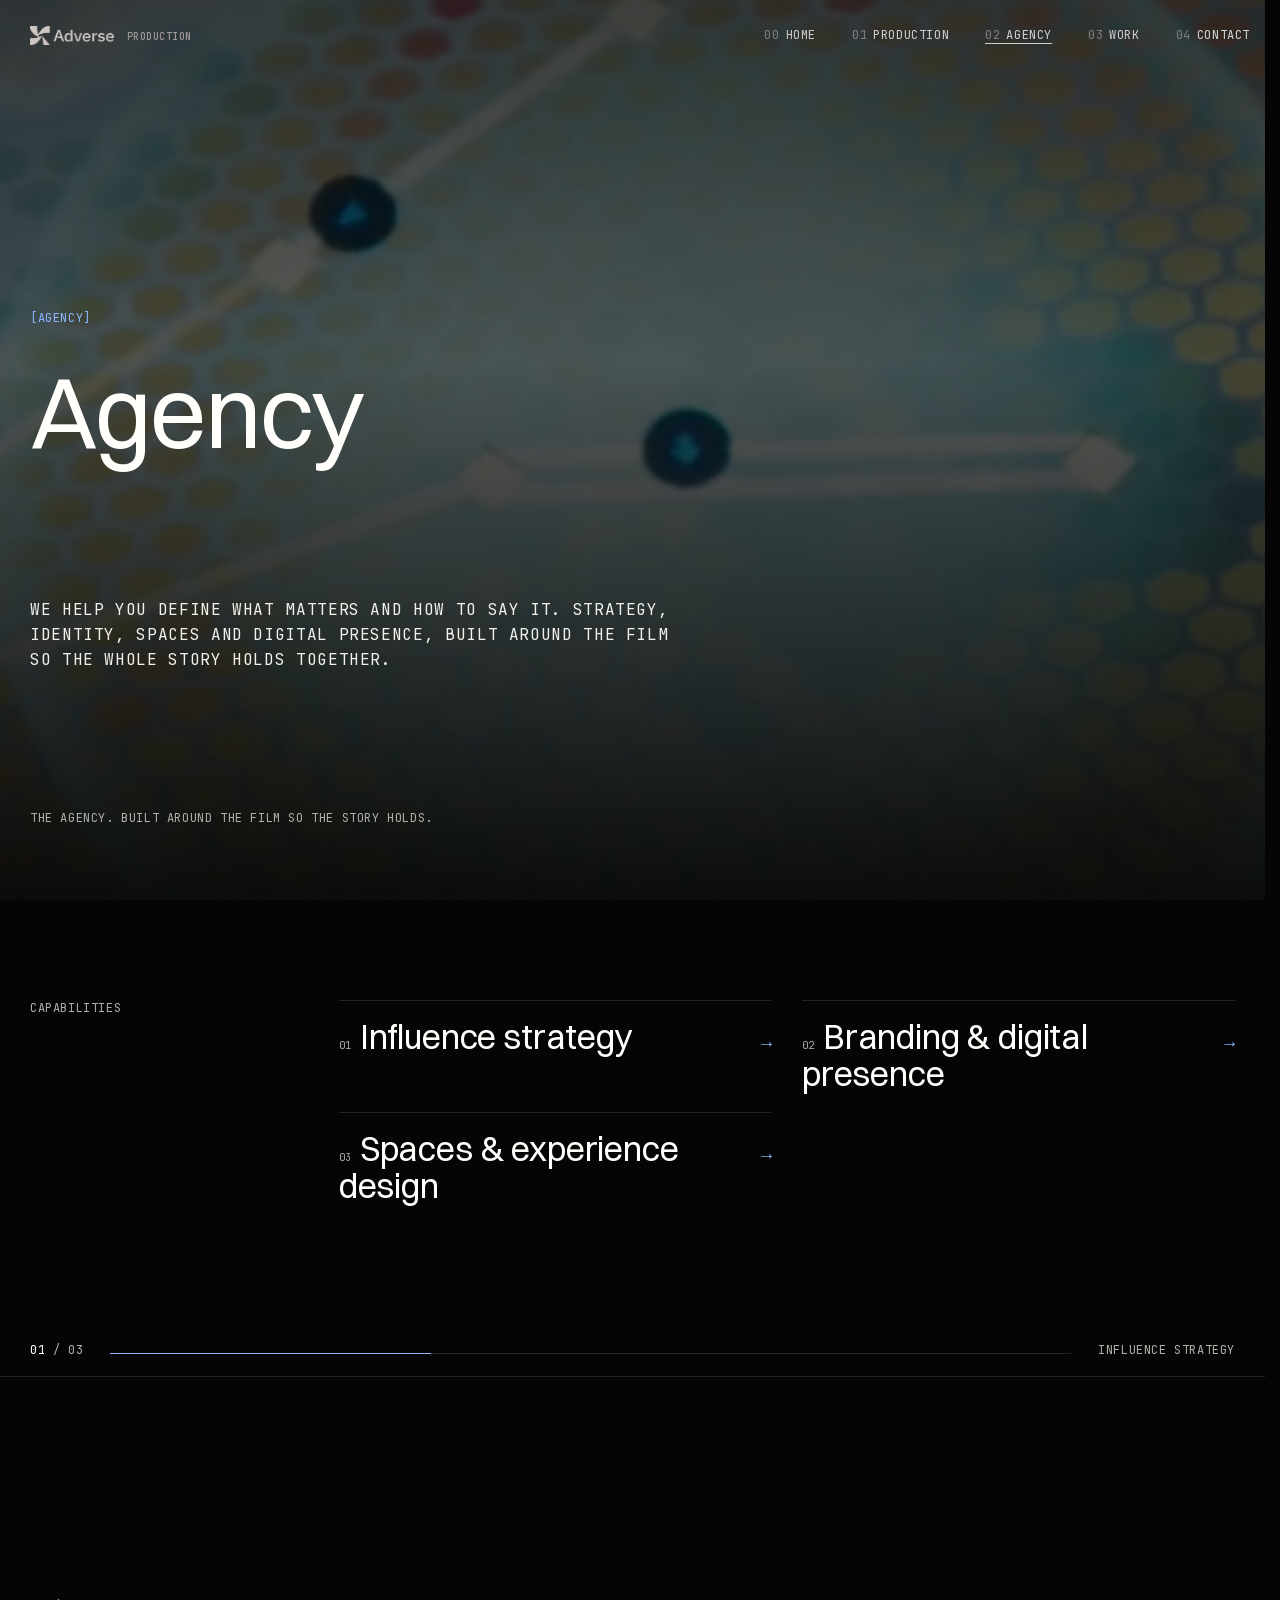
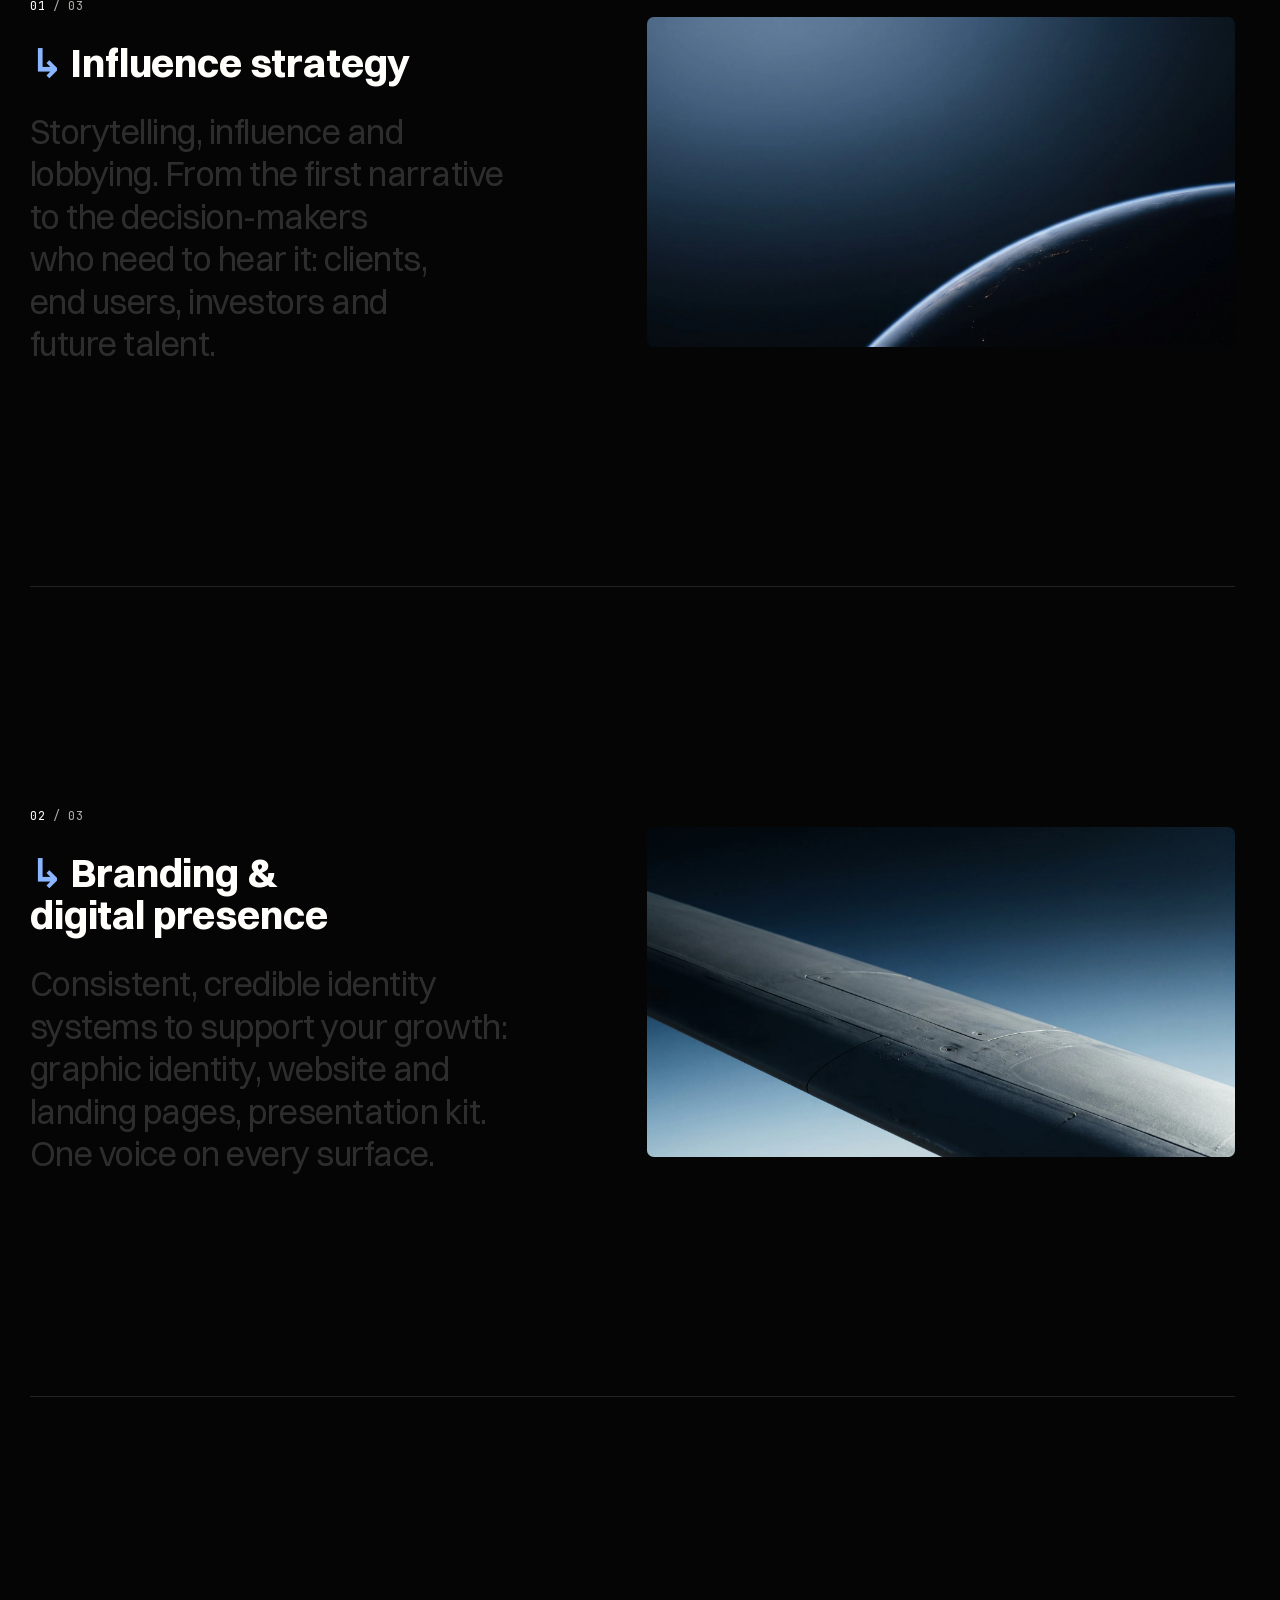
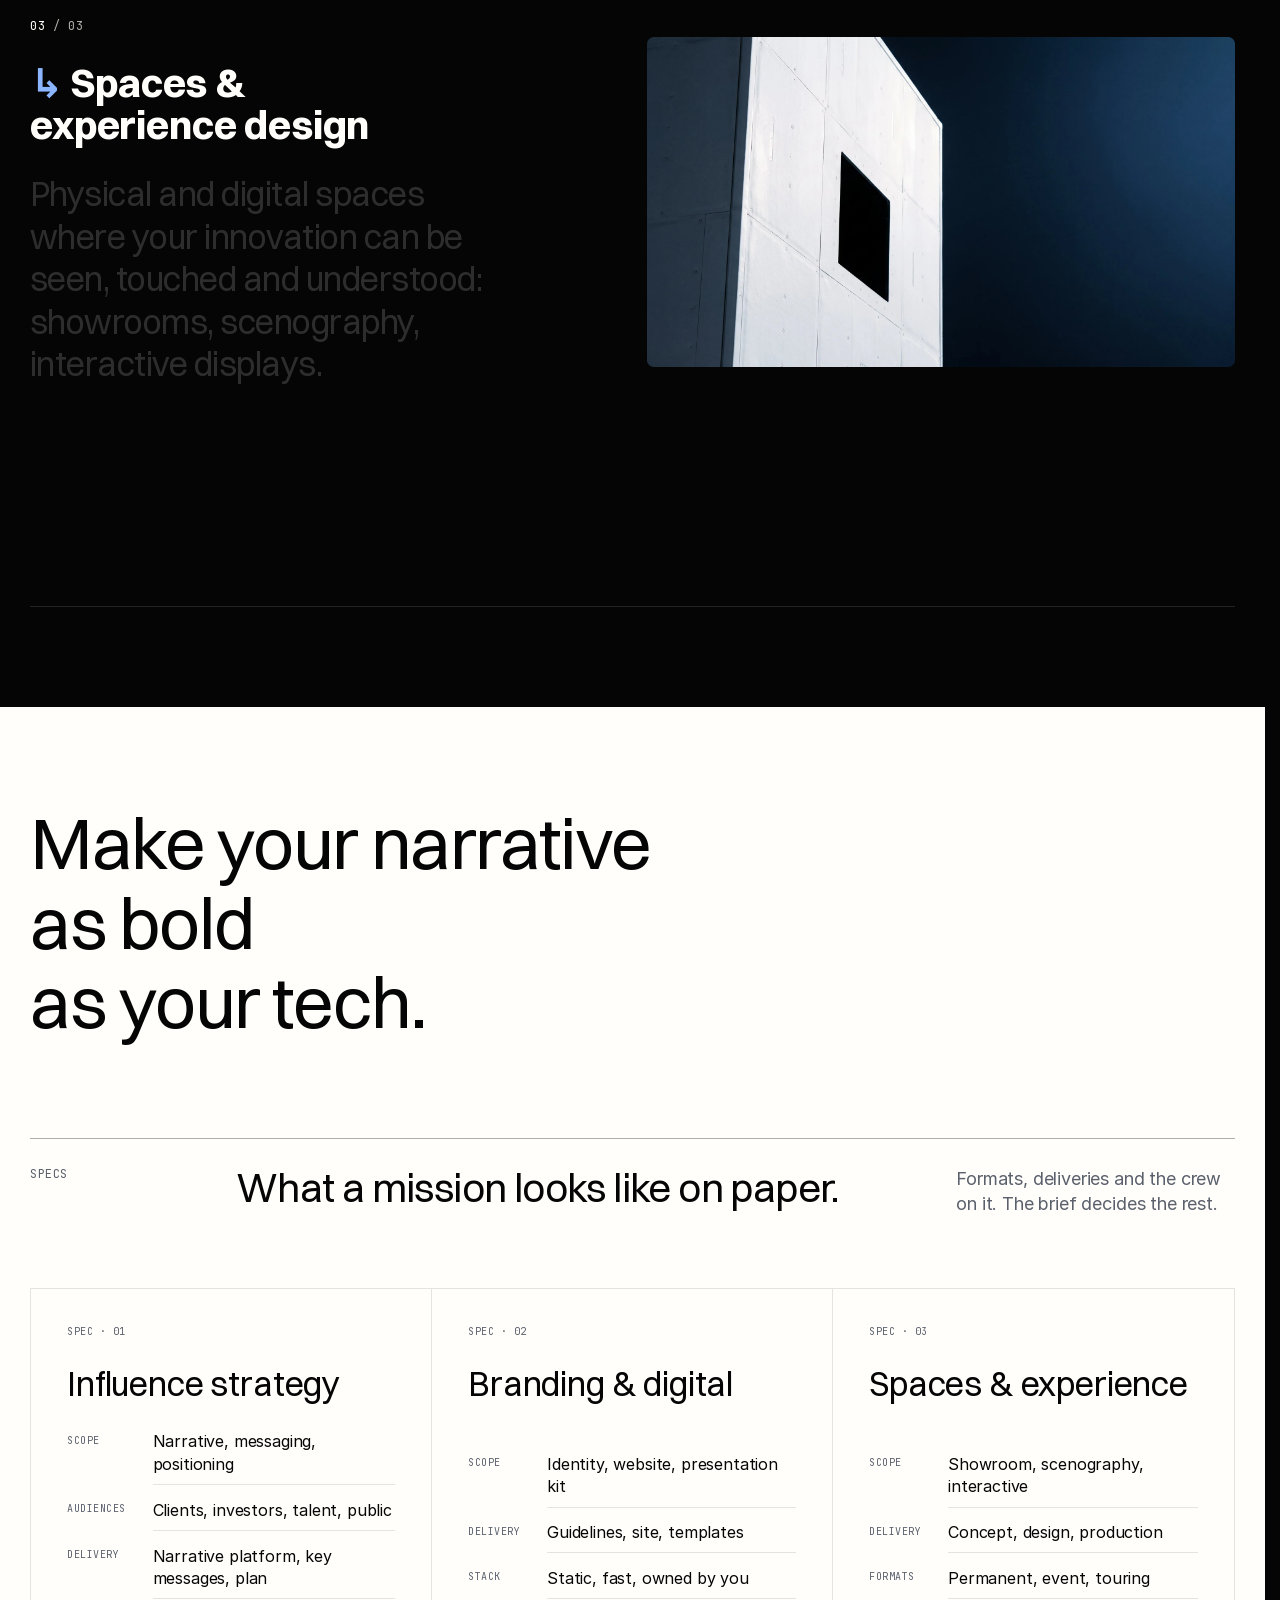
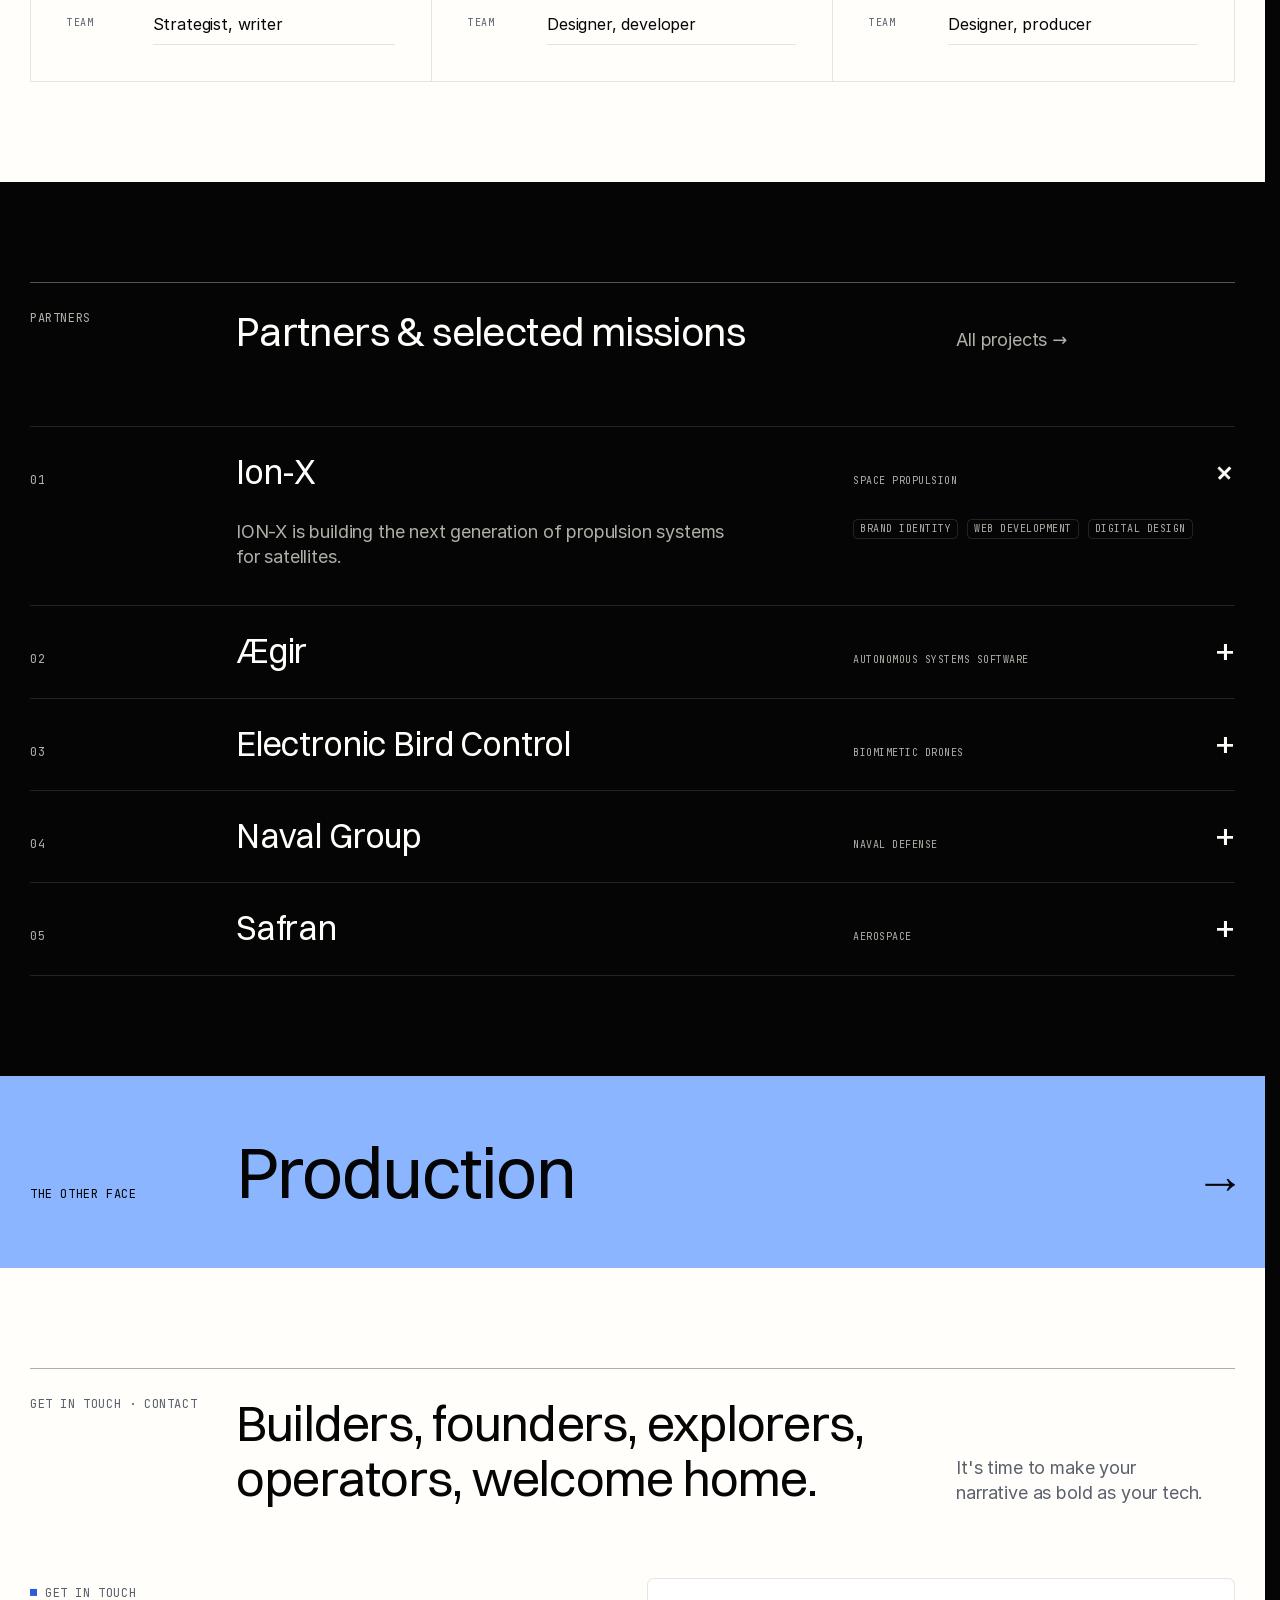
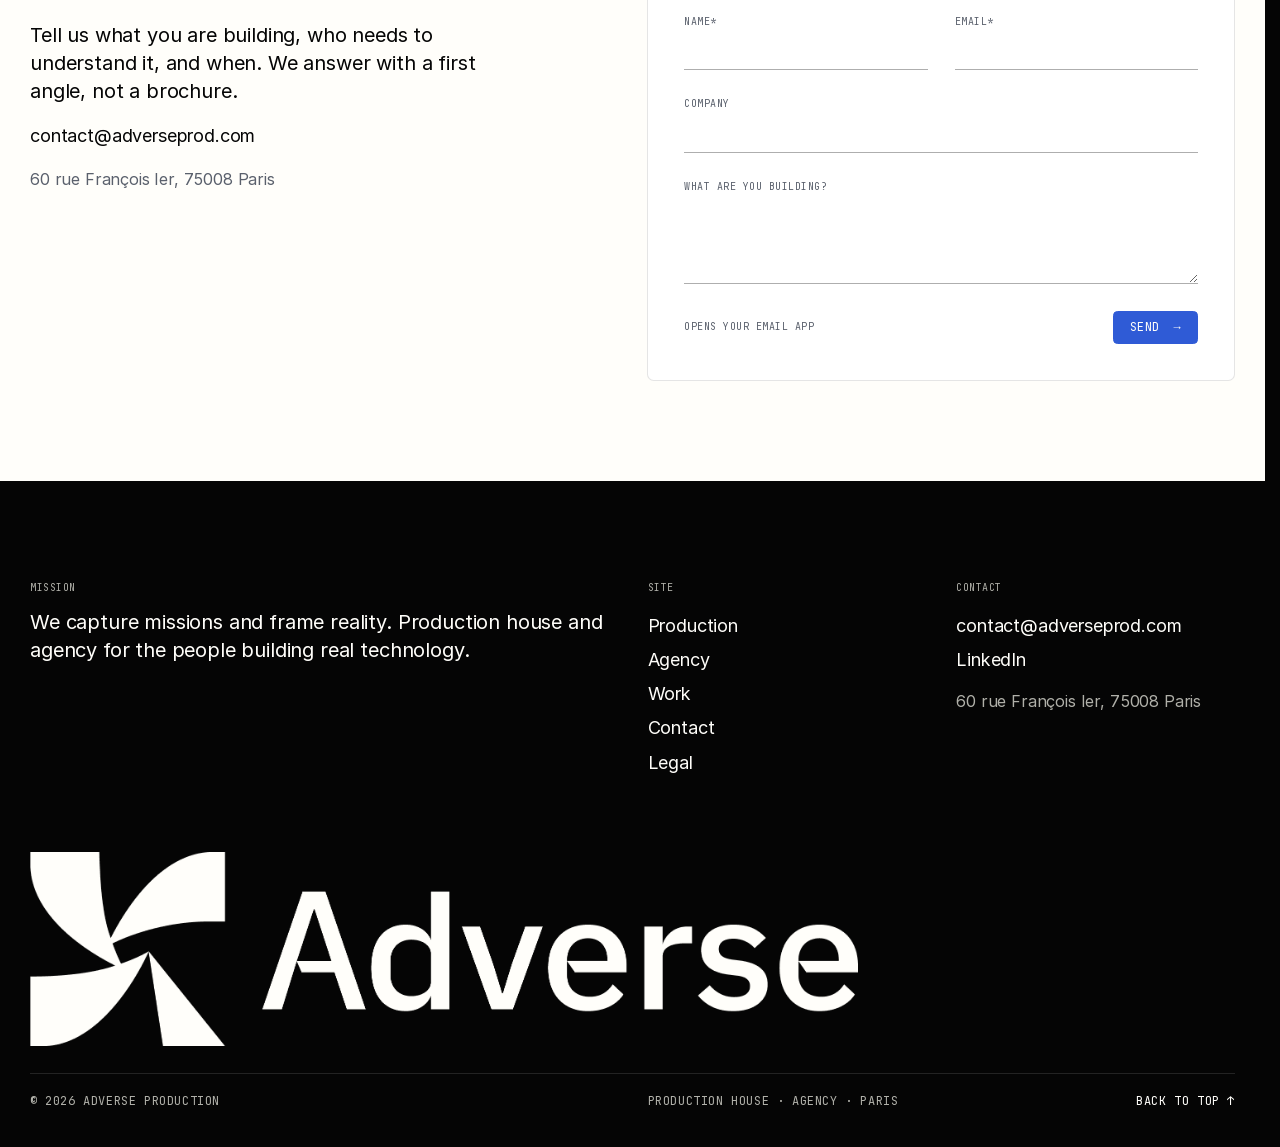
<file: agency.html>
<!doctype html>
<html lang="en" class="no-js" data-accent="adverse">
<head>
<meta charset="utf-8">
<meta name="viewport" content="width=device-width, initial-scale=1">
<title>Agency · Adverse Production</title>
<meta name="description" content="We help you define what matters and how to say it. Strategy, identity, spaces and digital presence, built around the film so the whole story holds together.">
<meta property="og:title" content="Agency · Adverse Production"><meta property="og:description" content="We help you define what matters and how to say it. Strategy, identity, spaces and digital presence, built around the film so the whole story holds together."><meta property="og:type" content="website"><meta property="og:site_name" content="Adverse Production">
<meta property="og:image" content="https://raouf-hamouda.github.io/adverse-production/media/logo/og.png"><meta property="og:image:width" content="1200"><meta property="og:image:height" content="630"><meta property="og:image:alt" content="Adverse Production">
<meta property="og:image" content="https://raouf-hamouda.github.io/adverse-production/media/logo/og-square.png"><meta property="og:image:width" content="1200"><meta property="og:image:height" content="1200">
<meta name="twitter:card" content="summary_large_image"><meta name="twitter:image" content="https://raouf-hamouda.github.io/adverse-production/media/logo/og.png">
<link rel="icon" href="media/logo/favicon.svg?v=202610091014" type="image/svg+xml">
<link rel="icon" href="media/logo/favicon-32.png?v=202610091014" sizes="32x32" type="image/png">
<link rel="icon" href="media/logo/favicon-192.png?v=202610091014" sizes="192x192" type="image/png">
<link rel="apple-touch-icon" href="media/logo/apple-touch-icon.png">
<meta name="theme-color" content="#050505">
<link rel="stylesheet" href="css/fonts.css?v=202610091014">
<link rel="stylesheet" href="css/tokens.css?v=202610091014">
<link rel="stylesheet" href="css/base.css?v=202610091014">
<link rel="stylesheet" href="css/site.css?v=202610091014">
<link rel="preload" href="fonts/switzer-6IN5WOLRCYP4G4MOCOHOMXNON6Q7MDAR.woff2" as="font" type="font/woff2" crossorigin><link rel="preload" href="fonts/inter-vQyevYAyHtARFwPqUzQGpnDs.woff2" as="font" type="font/woff2" crossorigin><link rel="preload" href="fonts/jetbrainsmono-400.woff2" as="font" type="font/woff2" crossorigin><link rel="preload" href="fonts/jetbrainsmono-500.woff2" as="font" type="font/woff2" crossorigin><link rel="preload" href="media/web/TgJozV1sl9Rrse6Sba5KNb5Fmk.webp" as="image" fetchpriority="high">
<script src="js/lib/lenis.min.js" defer></script>
<script src="js/lib/gsap.min.js" defer></script>
<script src="js/lib/ScrollTrigger.min.js" defer></script>
<script src="js/app.js?v=202610091014" defer></script>
<script src="js/site.js?v=202610091014" defer></script>
</head>
<body data-theme="dark">
<div class="grid-lines" aria-hidden="true"></div>
<div class="loader" aria-hidden="true">
<div class="logo-stack"><div class="logo-anim"><svg class="mark" viewBox="0 0 470 470" aria-hidden="true"><path class="p p-tr" d="M428.50 0.19 L427.50 1.00 L421.50 1.00 L419.50 1.19 L418.50 2.00 L413.50 2.19 L412.50 3.00 L409.50 3.00 L407.50 4.00 L403.50 4.19 L402.50 5.00 L399.50 5.19 L398.50 6.00 L395.50 6.19 L394.50 7.00 L392.50 7.19 L391.50 8.00 L389.50 8.19 L388.50 9.00 L380.50 11.19 L377.50 13.00 L375.50 13.19 L370.50 16.00 L368.50 16.19 L363.50 19.00 L362.50 19.05 L361.50 20.00 L360.50 20.05 L359.50 21.00 L352.50 24.19 L350.50 26.00 L347.50 27.19 L345.50 29.00 L342.50 30.19 L337.50 34.00 L336.50 34.19 L334.50 36.00 L333.50 36.19 L331.50 38.00 L327.50 40.19 L324.50 43.00 L323.50 43.19 L320.50 46.00 L319.50 46.19 L315.50 50.00 L314.50 50.19 L309.50 55.00 L308.50 55.19 L300.50 63.00 L299.50 63.19 L284.05 78.50 L280.19 82.50 L280.00 83.50 L271.19 92.50 L271.00 93.50 L265.19 99.50 L265.00 100.50 L261.19 104.50 L261.00 105.50 L253.19 114.50 L253.00 115.50 L247.19 122.50 L245.00 126.50 L242.19 129.50 L240.00 133.50 L238.04 135.50 L238.00 136.50 L235.19 139.50 L235.00 140.50 L231.19 145.50 L230.00 148.50 L228.04 150.50 L228.00 151.50 L224.19 156.50 L223.00 159.50 L219.19 164.50 L218.00 167.50 L216.19 169.50 L215.00 172.50 L214.04 173.50 L214.00 174.50 L212.19 176.50 L211.00 179.50 L209.19 181.50 L207.00 186.50 L206.04 187.50 L206.00 188.50 L205.04 189.50 L205.00 190.50 L203.19 192.50 L201.00 197.50 L199.10 199.50 L183.34 226.50 L184.50 227.00 L185.50 226.06 L196.50 222.00 L197.50 221.03 L208.50 217.00 L209.50 216.01 L220.50 211.99 L221.50 211.00 L225.50 209.84 L228.50 208.09 L232.50 206.96 L233.50 206.00 L237.50 205.00 L238.50 204.00 L240.50 204.00 L243.50 202.00 L245.50 202.00 L246.50 201.00 L248.50 201.00 L249.50 200.00 L251.50 200.00 L252.50 199.00 L254.50 198.81 L255.50 198.00 L257.50 197.81 L258.50 197.00 L260.50 196.81 L261.50 196.00 L263.50 195.81 L264.50 195.00 L266.50 194.81 L270.50 193.00 L272.50 192.96 L273.50 192.00 L276.50 191.81 L277.50 191.00 L279.50 190.81 L280.50 190.00 L283.50 189.81 L287.50 188.00 L294.50 186.81 L295.50 186.00 L297.50 185.96 L298.50 185.00 L301.50 184.81 L302.50 184.00 L306.50 183.81 L307.50 183.00 L310.50 182.81 L311.50 182.00 L314.50 181.81 L315.50 181.00 L319.50 180.81 L320.50 180.00 L324.50 179.81 L325.50 179.00 L328.50 178.81 L329.50 178.00 L334.50 177.81 L335.50 177.00 L339.50 176.81 L340.50 176.00 L345.50 175.81 L346.50 175.00 L351.50 174.81 L352.50 174.00 L356.50 174.00 L358.50 173.81 L359.50 173.00 L365.50 172.81 L366.50 172.00 L374.50 171.81 L375.50 171.00 L383.50 170.81 L384.50 170.00 L396.50 169.81 L397.50 169.00 L418.50 168.81 L419.50 168.00 L469.50 168.00 L470.00 167.50 L470.00 0.50 L469.50 0.00 Z"/><path class="p p-tl" d="M1.50 0.00 L1.00 0.50 L1.00 44.50 L2.00 45.50 L2.00 52.50 L3.00 53.50 L3.00 58.50 L4.00 59.50 L4.00 64.50 L5.00 65.50 L5.00 68.50 L6.00 69.50 L6.00 72.50 L7.00 73.50 L7.00 76.50 L8.00 77.50 L8.00 79.50 L9.00 80.50 L9.00 82.50 L10.00 83.50 L10.00 85.50 L11.00 86.50 L11.00 88.50 L12.00 89.50 L12.00 91.50 L13.00 92.50 L13.00 94.50 L16.00 99.50 L16.00 101.50 L17.00 102.50 L17.00 103.50 L18.00 104.50 L18.00 105.50 L19.00 106.50 L19.00 107.50 L20.00 108.50 L20.00 109.50 L21.00 110.50 L21.00 111.50 L22.00 112.50 L22.00 113.50 L23.00 114.50 L23.00 115.50 L24.00 116.50 L25.00 119.50 L26.00 120.50 L26.00 121.50 L28.00 123.50 L29.00 126.50 L31.00 128.50 L32.00 131.50 L34.00 133.50 L34.00 134.50 L36.00 136.50 L36.00 137.50 L38.00 139.50 L38.00 140.50 L41.00 143.50 L41.00 144.50 L43.00 146.50 L43.00 147.50 L46.00 150.50 L46.00 151.50 L50.00 155.50 L50.00 156.50 L54.00 160.50 L54.00 161.50 L60.00 167.50 L60.00 168.50 L88.50 197.00 L89.50 197.00 L96.50 204.00 L97.50 204.00 L102.50 209.00 L103.50 209.00 L107.50 213.00 L108.50 213.00 L112.50 217.00 L113.50 217.00 L116.50 220.00 L117.50 220.00 L120.50 223.00 L121.50 223.00 L128.50 229.00 L129.50 229.00 L131.50 231.00 L132.50 231.00 L134.50 233.00 L135.50 233.00 L137.50 235.00 L138.50 235.00 L141.50 238.00 L142.50 238.00 L144.50 240.00 L147.50 241.00 L149.50 243.00 L150.50 243.00 L155.50 247.00 L158.50 248.00 L163.50 252.00 L166.50 253.00 L168.50 255.00 L169.50 255.00 L172.50 257.00 L173.50 257.00 L175.50 259.00 L176.50 259.00 L177.50 260.00 L180.50 261.00 L182.50 263.00 L183.50 263.00 L184.50 264.00 L185.50 264.00 L186.50 265.00 L189.50 266.00 L191.50 268.00 L192.50 268.00 L193.50 269.00 L194.50 269.00 L195.50 270.00 L196.50 270.00 L197.50 271.00 L198.50 271.00 L199.50 272.00 L200.50 272.00 L201.50 273.00 L204.50 274.00 L206.50 276.00 L209.50 277.00 L211.50 279.00 L212.50 279.00 L213.50 280.00 L214.50 280.00 L215.50 281.00 L216.50 281.00 L217.50 282.00 L218.50 282.00 L219.50 283.00 L220.50 283.00 L221.50 284.00 L224.50 285.00 L225.13 284.50 L224.83 283.50 L216.15 264.50 L207.18 242.50 L196.16 211.50 L186.25 177.50 L179.19 146.50 L174.17 116.50 L171.16 89.50 L169.44 53.50 L169.76 30.50 L168.00 29.50 L167.81 5.50 L167.00 4.50 L167.00 0.50 L166.50 0.00 Z"/><path class="p p-bl" d="M283.50 244.04 L252.50 257.73 L217.50 270.82 L181.50 281.81 L147.50 289.87 L119.50 294.83 L85.50 298.81 L70.50 299.86 L47.50 300.56 L20.50 300.06 L19.50 301.19 L16.50 301.19 L15.50 302.00 L1.50 302.00 L1.00 302.50 L1.00 469.50 L1.50 470.00 L44.50 470.00 L45.50 469.00 L53.50 469.00 L54.50 468.00 L59.50 468.00 L60.50 467.00 L64.50 467.00 L65.50 466.00 L69.50 466.00 L70.50 465.00 L73.50 465.00 L74.50 464.00 L76.50 464.00 L77.50 463.00 L79.50 463.00 L80.50 462.00 L83.50 462.00 L84.50 461.00 L86.50 461.00 L89.50 459.00 L91.50 459.00 L92.50 458.00 L94.50 458.00 L99.50 455.00 L101.50 455.00 L102.50 454.00 L103.50 454.00 L104.50 453.00 L105.50 453.00 L106.50 452.00 L107.50 452.00 L108.50 451.00 L109.50 451.00 L110.50 450.00 L111.50 450.00 L112.50 449.00 L113.50 449.00 L114.50 448.00 L117.50 447.00 L119.50 445.00 L120.50 445.00 L121.50 444.00 L124.50 443.00 L129.50 439.00 L132.50 438.00 L134.50 436.00 L135.50 436.00 L137.50 434.00 L138.50 434.00 L141.50 431.00 L142.50 431.00 L144.50 429.00 L145.50 429.00 L148.50 426.00 L149.50 426.00 L153.50 422.00 L154.50 422.00 L158.50 418.00 L159.50 418.00 L165.50 412.00 L166.50 412.00 L197.00 381.50 L197.00 380.50 L204.00 373.50 L204.00 372.50 L209.00 367.50 L209.00 366.50 L213.00 362.50 L213.00 361.50 L217.00 357.50 L217.00 356.50 L220.00 353.50 L220.00 352.50 L223.00 349.50 L223.00 348.50 L229.00 341.50 L229.00 340.50 L231.00 338.50 L231.00 337.50 L233.00 335.50 L233.00 334.50 L236.00 331.50 L236.00 330.50 L238.00 328.50 L238.00 327.50 L240.00 325.50 L240.00 324.50 L244.00 319.50 L245.00 316.50 L247.00 314.50 L247.00 313.50 L251.00 308.50 L252.00 305.50 L254.00 303.50 L255.00 300.50 L257.00 298.50 L258.00 295.50 L260.00 293.50 L260.00 292.50 L261.00 291.50 L262.00 288.50 L264.00 286.50 L264.00 285.50 L265.00 284.50 L265.00 283.50 L266.00 282.50 L267.00 279.50 L269.00 277.50 L269.00 276.50 L270.00 275.50 L270.00 274.50 L271.00 273.50 L271.00 272.50 L272.00 271.50 L272.00 270.50 L273.00 269.50 L273.00 268.50 L274.00 267.50 L274.00 266.50 L275.00 265.50 L275.00 264.50 L276.00 263.50 L276.00 262.50 L277.00 261.50 L277.00 260.50 L278.00 259.50 L278.00 258.50 L279.00 257.50 L279.00 256.50 L280.00 255.50 L280.00 254.50 L281.00 253.50 L281.00 252.50 L282.00 251.50 L282.00 250.50 L283.00 249.50 L284.00 246.50 L285.00 245.50 L284.50 243.68 Z"/><path class="p p-br" d="M287.50 242.00 L287.00 243.50 L287.19 245.50 L288.00 246.50 L288.19 252.50 L289.00 253.50 L289.19 258.50 L290.00 259.50 L290.19 265.50 L291.00 266.50 L291.19 271.50 L292.00 272.50 L292.00 276.50 L292.19 278.50 L293.00 279.50 L293.19 285.50 L294.00 286.50 L294.19 291.50 L295.00 292.50 L295.19 298.50 L296.00 299.50 L296.19 304.50 L297.00 305.50 L297.00 309.50 L297.19 311.50 L298.00 312.50 L298.19 318.50 L299.00 319.50 L299.19 324.50 L300.00 325.50 L300.19 331.50 L301.00 332.50 L301.19 337.50 L302.00 338.50 L302.00 342.50 L302.19 344.50 L303.00 345.50 L303.19 351.50 L304.00 352.50 L304.19 357.50 L305.00 358.50 L305.19 364.50 L306.00 365.50 L306.19 370.50 L307.00 371.50 L307.00 375.50 L307.19 377.50 L308.00 378.50 L308.19 384.50 L309.00 385.50 L309.19 390.50 L310.00 391.50 L310.19 397.50 L311.00 398.50 L311.19 403.50 L312.00 404.50 L312.19 410.50 L313.00 411.50 L313.19 416.50 L314.00 417.50 L314.19 423.50 L315.00 424.50 L315.19 430.50 L316.00 431.50 L316.19 436.50 L317.00 437.50 L317.19 443.50 L318.00 444.50 L318.19 449.50 L319.00 450.50 L319.19 456.50 L320.00 457.50 L320.19 463.50 L321.00 464.50 L321.19 469.50 L322.50 470.00 L469.50 470.00 L470.00 469.50 L469.81 468.50 L467.00 465.50 L466.81 464.50 L463.00 460.50 L462.81 459.50 L459.00 455.50 L458.81 454.50 L455.00 450.50 L454.81 449.50 L443.00 435.50 L442.81 434.50 L438.00 429.50 L437.81 428.50 L434.00 424.50 L433.81 423.50 L430.00 419.50 L429.81 418.50 L426.00 414.50 L425.81 413.50 L422.00 409.50 L421.81 408.50 L418.00 404.50 L417.81 403.50 L414.00 399.50 L413.81 398.50 L410.00 394.50 L409.81 393.50 L406.00 389.50 L405.81 388.50 L394.00 374.50 L393.81 373.50 L389.00 368.50 L388.81 367.50 L385.00 363.50 L384.81 362.50 L381.00 358.50 L380.81 357.50 L377.00 353.50 L376.81 352.50 L373.00 348.50 L372.81 347.50 L369.00 343.50 L368.81 342.50 L365.00 338.50 L364.81 337.50 L361.00 333.50 L360.81 332.50 L357.00 328.50 L356.81 327.50 L345.00 313.50 L344.81 312.50 L340.00 307.50 L339.81 306.50 L336.00 302.50 L335.81 301.50 L332.00 297.50 L331.81 296.50 L328.00 292.50 L327.81 291.50 L324.00 287.50 L323.81 286.50 L320.00 282.50 L319.81 281.50 L316.00 277.50 L315.81 276.50 L312.00 272.50 L311.81 271.50 L308.00 267.50 L307.81 266.50 L296.00 252.50 L295.81 251.50 Z"/></svg><div class="word"><div class="clip"><span class="l" style="left:-0.139%;top:-0.629%;width:17.582%;height:90.909%;--i:0"><img src="media/logo/letter_0.png" alt=""></span><span class="l" style="left:18.138%;top:-0.629%;width:13.343%;height:92.167%;--i:1"><img src="media/logo/letter_1.png" alt=""></span><span class="l" style="left:33.356%;top:26.109%;width:13.829%;height:64.171%;--i:2"><img src="media/logo/letter_2.png" alt=""></span><span class="l" style="left:47.811%;top:24.536%;width:13.482%;height:67.002%;--i:3"><img src="media/logo/letter_3.png" alt=""></span><span class="l" style="left:64.003%;top:26.109%;width:8.270%;height:64.171%;--i:4"><img src="media/logo/letter_4.png" alt=""></span><span class="l" style="left:73.037%;top:24.536%;width:11.883%;height:67.002%;--i:5"><img src="media/logo/letter_5.png" alt=""></span><span class="l" style="left:86.657%;top:24.536%;width:13.482%;height:67.002%;--i:6"><img src="media/logo/letter_6.png" alt=""></span></div></div></div><p class="loader-sub">Production</p></div>
<div class="meta"><span>Production · Paris</span><span><span data-pct>000</span> / 100</span></div><div class="bar"><i></i></div></div>
<nav class="nav" data-nav aria-label="Main">
  <a class="brand" href="index.html" aria-label="ADVERSE Production"><img class="logo" src="media/logo/logo_white.webp" alt="" width="400" height="94"><small>Production</small></a>
  <div class="nav-items"><a class="link" href="index.html"><span class="n">00</span>Home</a><a class="link" href="production.html"><span class="n">01</span>Production</a><a class="link" href="agency.html" aria-current=page><span class="n">02</span>Agency</a><a class="link" href="portfolio.html"><span class="n">03</span>Work</a><a class="link" href="contact.html"><span class="n">04</span>Contact</a></div>
  <button class="burger" aria-expanded="false" aria-controls="menu">Menu</button>
</nav>
<div class="menu" id="menu"><a class="item" href="index.html"><span class="n">00</span>Home</a><a class="item" href="production.html"><span class="n">01</span>Production</a><a class="item" href="agency.html" aria-current=page><span class="n">02</span>Agency</a><a class="item" href="portfolio.html"><span class="n">03</span>Work</a><a class="item" href="contact.html"><span class="n">04</span>Contact</a><div class="foot"><a class="btn btn-accent" href="contact.html">Get in touch <span class="arrow">→</span></a><a href="mailto:contact@adverseprod.com">contact@adverseprod.com</a><div class="meta"><a href="https://www.linkedin.com/company/adverse-production" target="_blank" rel="noopener">LinkedIn</a><span>Paris · France</span></div></div></div>
<main id="top">
<section class="mission-hero" data-theme="dark">
  <div class="bg"><video autoplay muted loop playsinline poster="media/web/TgJozV1sl9Rrse6Sba5KNb5Fmk.webp"><source media="(max-width: 1079.98px)" src="media/web/TgJozV1sl9Rrse6Sba5KNb5Fmk.p.av1.mp4" type='video/mp4; codecs="av01.0.05M.08"'><source media="(max-width: 1079.98px)" src="media/web/TgJozV1sl9Rrse6Sba5KNb5Fmk.p.hevc.mp4" type='video/mp4; codecs="hvc1.1.6.L93.B0"'><source media="(max-width: 1079.98px)" src="media/web/TgJozV1sl9Rrse6Sba5KNb5Fmk.p.mp4" type='video/mp4'><source src="media/web/TgJozV1sl9Rrse6Sba5KNb5Fmk.av1.mp4" type='video/mp4; codecs="av01.0.08M.08"'><source src="media/web/TgJozV1sl9Rrse6Sba5KNb5Fmk.mp4" type="video/mp4"></video></div>
  <div class="container stack-l">
    <p class="short" data-reveal>[AGENCY]</p>
    <h1 class="display-1" data-reveal="0.1">Agency</h1>
    <p class="statement" data-reveal="0.2">We help you define what matters and how to say it. Strategy, identity, spaces and digital presence, built around the film so the whole story holds together.</p>
    <p class="caption" data-reveal="0.3">The agency. Built around the film so the story holds.</p>
  </div>
</section>
<section class="section" data-theme="dark">
  <div class="container caps"><h4>Capabilities</h4><ul><li><a href="#influence"><span><span class="i">01</span>Influence strategy</span></a></li><li><a href="#branding"><span><span class="i">02</span>Branding &amp; digital presence</span></a></li><li><a href="#spaces"><span><span class="i">03</span>Spaces &amp; experience design</span></a></li></ul></div>
</section>
<div class="chap-wrap">
<div class="chap-counter" data-theme="dark"><span><b data-cur>01</b> / 03</span><span class="bar"><i></i></span><span data-name></span></div>
<section class="section" data-theme="dark" style="padding-top:0">
  <div class="container"><article class="chapter" id="influence" data-title="Influence strategy">
      <div class="txt"><p class="idx"><b>01</b> / 03</p><h3 class="ttl">Influence strategy</h3><p class="words">Storytelling, influence and lobbying. From the first narrative to the decision-makers who need to hear it: clients, end users, investors and future talent.</p></div>
      <div class="media"><img src="media/agency/influence.webp" alt="" width="1920" height="1072" loading="lazy"></div>
    </article><article class="chapter" id="branding" data-title="Branding &amp; digital presence">
      <div class="txt"><p class="idx"><b>02</b> / 03</p><h3 class="ttl">Branding &amp; digital presence</h3><p class="words">Consistent, credible identity systems to support your growth: graphic identity, website and landing pages, presentation kit. One voice on every surface.</p></div>
      <div class="media"><img src="media/agency/branding.webp" alt="" width="1920" height="1072" loading="lazy"></div>
    </article><article class="chapter" id="spaces" data-title="Spaces &amp; experience design">
      <div class="txt"><p class="idx"><b>03</b> / 03</p><h3 class="ttl">Spaces &amp; experience design</h3><p class="words">Physical and digital spaces where your innovation can be seen, touched and understood: showrooms, scenography, interactive displays.</p></div>
      <div class="media"><img src="media/agency/spaces.webp" alt="" width="1920" height="1072" loading="lazy"></div>
    </article></div>
</section>
</div>
<section class="statement" data-theme="light" style="background:var(--bg);color:var(--fg)">
  <div class="container"><span class="sp" data-reveal="0.00">Make your narrative</span><span class="sp" data-reveal="0.08">as bold</span><span class="sp" data-reveal="0.16">as your tech.</span></div>
</section>
<section class="section" data-theme="light" style="padding-top:0">
  <div class="container">
    <div class="sec-head"><span class="num">Specs</span><h2 class="ttl h2">What a mission looks like on paper.</h2><p class="aside">Formats, deliveries and the crew on it. The brief decides the rest.</p></div>
    <div class="specs"><div class="spec-card" data-reveal="0.00"><span class="k">Spec · 01</span><p class="card-title">Influence strategy</p><dl><dt>Scope</dt><dd>Narrative, messaging, positioning</dd><dt>Audiences</dt><dd>Clients, investors, talent, public</dd><dt>Delivery</dt><dd>Narrative platform, key messages, plan</dd><dt>Team</dt><dd>Strategist, writer</dd></dl></div><div class="spec-card" data-reveal="0.06"><span class="k">Spec · 02</span><p class="card-title">Branding &amp; digital</p><dl><dt>Scope</dt><dd>Identity, website, presentation kit</dd><dt>Delivery</dt><dd>Guidelines, site, templates</dd><dt>Stack</dt><dd>Static, fast, owned by you</dd><dt>Team</dt><dd>Designer, developer</dd></dl></div><div class="spec-card" data-reveal="0.12"><span class="k">Spec · 03</span><p class="card-title">Spaces &amp; experience</p><dl><dt>Scope</dt><dd>Showroom, scenography, interactive</dd><dt>Delivery</dt><dd>Concept, design, production</dd><dt>Formats</dt><dd>Permanent, event, touring</dd><dt>Team</dt><dd>Designer, producer</dd></dl></div></div>
  </div>
</section>
<section class="section" data-theme="dark">
  <div class="container">
    <div class="sec-head"><span class="num">Partners</span><h2 class="ttl h2">Partners &amp; selected missions</h2><a class="aside link" href="portfolio.html">All projects →</a></div>
    <div class="accordion"><details class="acc" open><summary><span class="k">01</span><span class="t">Ion-X</span><span class="s">Space propulsion</span><span class="plus">+</span></summary>
      <div class="body"><p>ION-X is building the next generation of propulsion systems for satellites.</p><div class="tags"><span class="tag">Brand identity</span><span class="tag">Web development</span><span class="tag">Digital design</span></div></div></details><details class="acc"><summary><span class="k">02</span><span class="t">Ægir</span><span class="s">Autonomous systems software</span><span class="plus">+</span></summary>
      <div class="body"><p>ÆGIR is developing command-and-control software for autonomous systems, integrating advanced data-fusion capabilities.</p><div class="tags"><span class="tag">Brand identity</span><span class="tag">Web development</span><span class="tag">Video</span></div></div></details><details class="acc"><summary><span class="k">03</span><span class="t">Electronic Bird Control</span><span class="s">Biomimetic drones</span><span class="plus">+</span></summary>
      <div class="body"><p>Electronic Bird Control develops biomimetic drone solutions such as the E-Raptor, designed to deter bird nuisances and provide innovative aerial surveillance capabilities.</p><div class="tags"><span class="tag">Brand identity</span><span class="tag">Video</span><span class="tag">Motion design</span></div></div></details><details class="acc"><summary><span class="k">04</span><span class="t">Naval Group</span><span class="s">Naval defense</span><span class="plus">+</span></summary>
      <div class="body"><p>Content creation and strategy.</p><div class="tags"><span class="tag">Content creation</span><span class="tag">Strategy</span><span class="tag">Video</span></div></div></details><details class="acc"><summary><span class="k">05</span><span class="t">Safran</span><span class="s">Aerospace</span><span class="plus">+</span></summary>
      <div class="body"><p>Unreleased project.</p><div class="tags"><span class="tag">Motion design</span><span class="tag">Video</span><span class="tag">Digital design</span></div></div></details></div>
  </div>
</section>
<a class="section section-s band" data-theme="accent" href="production.html">
  <div class="container"><span class="k">The other face</span><span class="t">Production</span><span class="go" aria-hidden="true">→</span></div>
</a>
<section class="section" data-theme="light" id="contact">
  <div class="container">
    <div class="sec-head"><span class="num">Get in touch · Contact</span><h2 class="ttl h1">Builders, founders, explorers, operators, welcome home.</h2><p class="aside">It&#x27;s time to make your narrative as bold as your tech.</p></div>
    <div class="contact-block">
      <div class="lead stack">
        <p class="eyebrow">Get in touch</p>
        <p class="body-l measure-l">Tell us what you are building, who needs to understand it, and when. We answer with a first angle, not a brochure.</p>
        <p><a class="link" href="mailto:contact@adverseprod.com">contact@adverseprod.com</a></p>
        <p class="body-s muted">60 rue François Ier, 75008 Paris</p>
      </div>
      <div class="form-wrap">
        <form class="form" data-mailto="contact@adverseprod.com" data-endpoint="">
          <div class="field"><label for="f-name">Name*</label><input id="f-name" name="name" type="text" required autocomplete="name"></div>
          <div class="field"><label for="f-email">Email*</label><input id="f-email" name="email" type="email" required autocomplete="email"></div>
          <div class="field full"><label for="f-company">Company</label><input id="f-company" name="company" type="text" autocomplete="organization"></div>
          <div class="field full"><label for="f-msg">What are you building?</label><textarea id="f-msg" name="message"></textarea></div>
          <input class="hp" type="text" name="website" tabindex="-1" autocomplete="off" aria-hidden="true">
          <div class="full row between"><span class="note" role="status">Opens your email app</span><button class="btn btn-accent" type="submit">Send <span class="arrow">→</span></button></div>
        </form>
      </div>
    </div>
  </div>
</section>
</main>
<footer class="section footer" data-theme="dark">
  <div class="container">
    <div class="cols">
      <div class="col wide"><p class="title">Mission</p><p class="body-l measure-l">We capture missions and frame reality. Production house and agency for the people building real technology.</p></div>
      <div class="col"><p class="title">Site</p><a class="link" href="production.html">Production</a><a class="link" href="agency.html">Agency</a><a class="link" href="portfolio.html">Work</a><a class="link" href="contact.html">Contact</a><a class="link" href="legal.html">Legal</a></div>
      <div class="col"><p class="title">Contact</p><a class="link" href="mailto:contact@adverseprod.com">contact@adverseprod.com</a><a class="link" href="https://www.linkedin.com/company/adverse-production" target="_blank" rel="noopener">LinkedIn</a><p class="body-s muted" style="margin-top:var(--s-3)">60 rue François Ier, 75008 Paris</p></div>
    </div>
    <div class="big" role="img" aria-label="ADVERSE"></div>
    <div class="legal caption"><span class="c">© 2026 Adverse Production</span><span class="t">Production house · Agency · Paris</span><a class="top" href="#top">Back to top <span aria-hidden="true">↑</span></a></div>
  </div>
</footer>
</body></html>
</file>
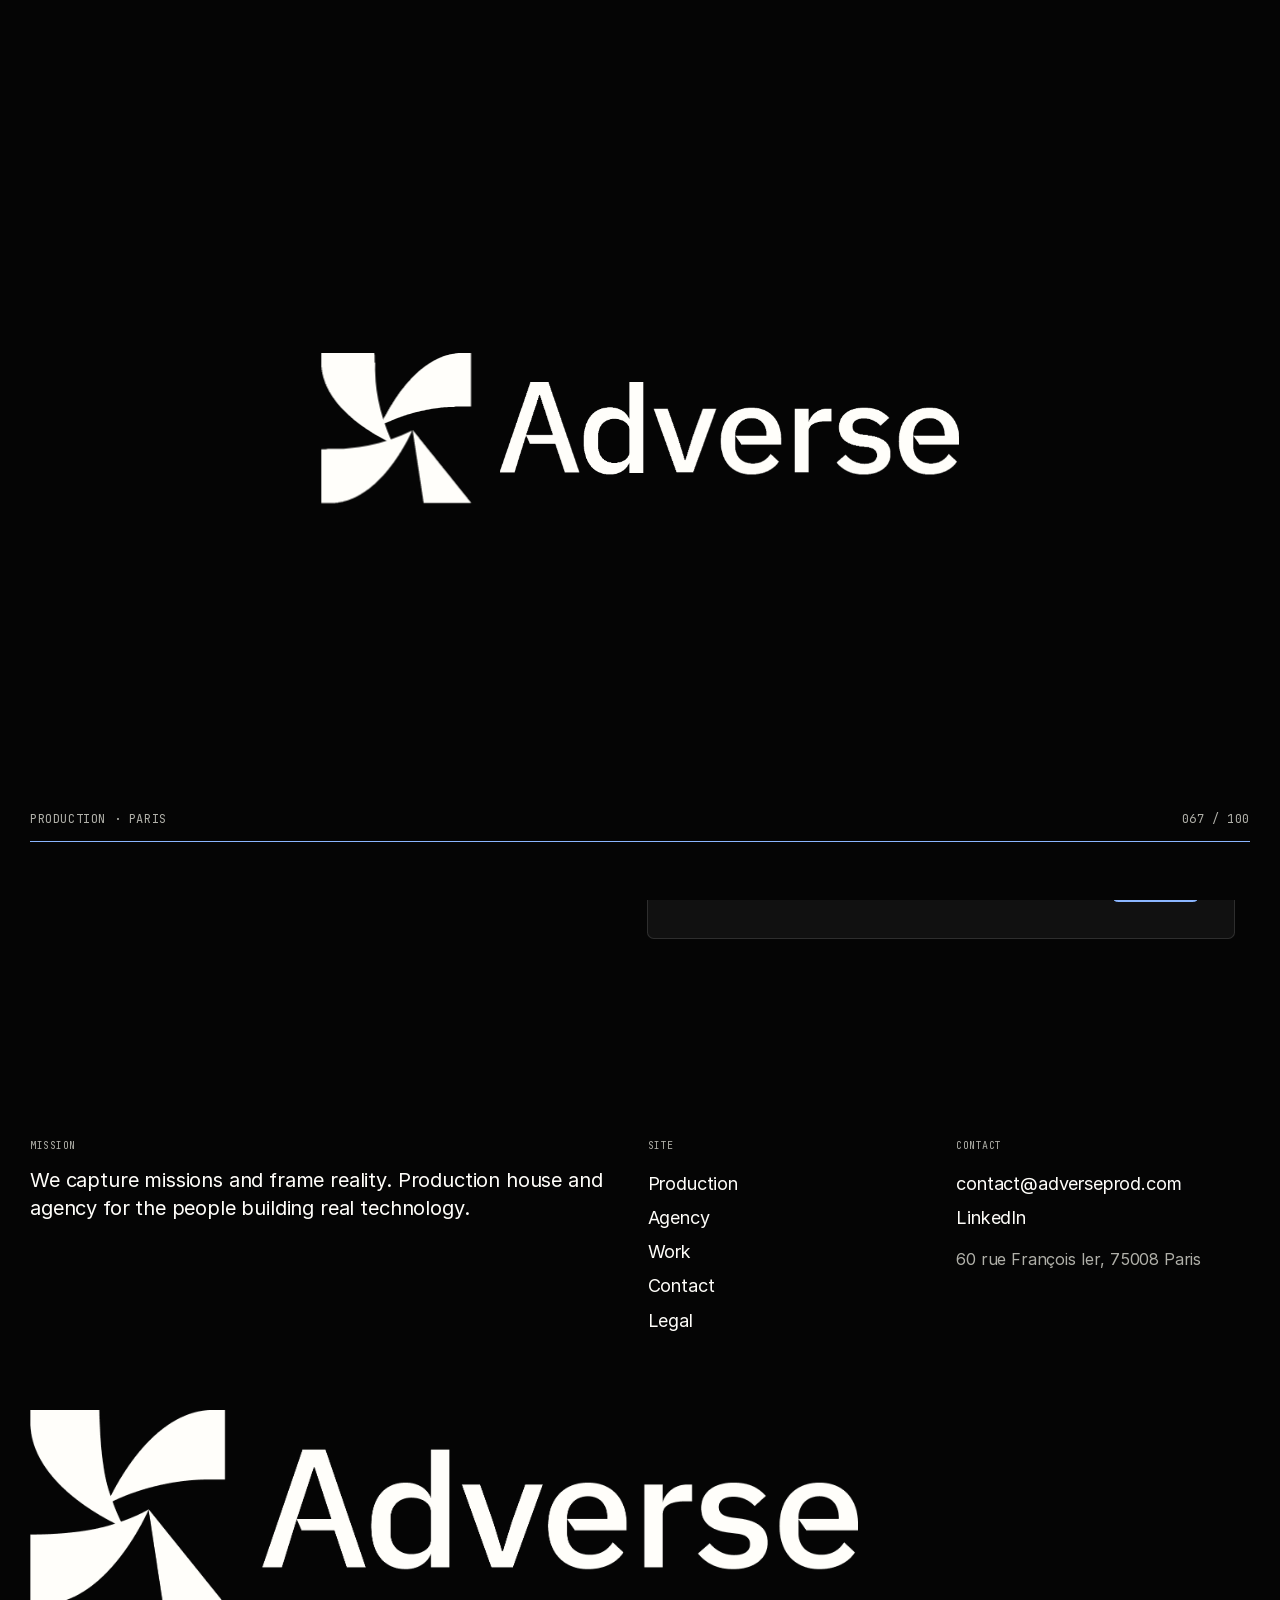
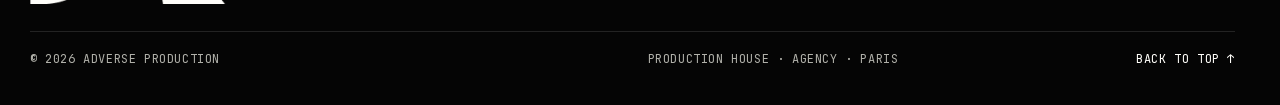
<file: contact.html>
<!doctype html>
<html lang="en" class="no-js" data-accent="adverse">
<head>
<meta charset="utf-8">
<meta name="viewport" content="width=device-width, initial-scale=1">
<title>Contact · Adverse Production</title>
<meta name="description" content="Builders, founders, explorers, operators, welcome home.">
<meta property="og:title" content="Contact · Adverse Production"><meta property="og:description" content="Builders, founders, explorers, operators, welcome home."><meta property="og:type" content="website"><meta property="og:site_name" content="Adverse Production">
<meta property="og:image" content="https://raouf-hamouda.github.io/adverse-production/media/logo/og.png"><meta property="og:image:width" content="1200"><meta property="og:image:height" content="630"><meta property="og:image:alt" content="Adverse Production">
<meta property="og:image" content="https://raouf-hamouda.github.io/adverse-production/media/logo/og-square.png"><meta property="og:image:width" content="1200"><meta property="og:image:height" content="1200">
<meta name="twitter:card" content="summary_large_image"><meta name="twitter:image" content="https://raouf-hamouda.github.io/adverse-production/media/logo/og.png">
<link rel="icon" href="media/logo/favicon.svg?v=202610091014" type="image/svg+xml">
<link rel="icon" href="media/logo/favicon-32.png?v=202610091014" sizes="32x32" type="image/png">
<link rel="icon" href="media/logo/favicon-192.png?v=202610091014" sizes="192x192" type="image/png">
<link rel="apple-touch-icon" href="media/logo/apple-touch-icon.png">
<meta name="theme-color" content="#050505">
<link rel="stylesheet" href="css/fonts.css?v=202610091014">
<link rel="stylesheet" href="css/tokens.css?v=202610091014">
<link rel="stylesheet" href="css/base.css?v=202610091014">
<link rel="stylesheet" href="css/site.css?v=202610091014">
<link rel="preload" href="fonts/switzer-6IN5WOLRCYP4G4MOCOHOMXNON6Q7MDAR.woff2" as="font" type="font/woff2" crossorigin><link rel="preload" href="fonts/inter-vQyevYAyHtARFwPqUzQGpnDs.woff2" as="font" type="font/woff2" crossorigin><link rel="preload" href="fonts/jetbrainsmono-400.woff2" as="font" type="font/woff2" crossorigin><link rel="preload" href="fonts/jetbrainsmono-500.woff2" as="font" type="font/woff2" crossorigin>
<script src="js/lib/lenis.min.js" defer></script>
<script src="js/lib/gsap.min.js" defer></script>
<script src="js/lib/ScrollTrigger.min.js" defer></script>
<script src="js/app.js?v=202610091014" defer></script>
<script src="js/site.js?v=202610091014" defer></script>
</head>
<body data-theme="dark">
<div class="grid-lines" aria-hidden="true"></div>
<div class="loader" aria-hidden="true">
<div class="logo-stack"><div class="logo-anim"><svg class="mark" viewBox="0 0 470 470" aria-hidden="true"><path class="p p-tr" d="M428.50 0.19 L427.50 1.00 L421.50 1.00 L419.50 1.19 L418.50 2.00 L413.50 2.19 L412.50 3.00 L409.50 3.00 L407.50 4.00 L403.50 4.19 L402.50 5.00 L399.50 5.19 L398.50 6.00 L395.50 6.19 L394.50 7.00 L392.50 7.19 L391.50 8.00 L389.50 8.19 L388.50 9.00 L380.50 11.19 L377.50 13.00 L375.50 13.19 L370.50 16.00 L368.50 16.19 L363.50 19.00 L362.50 19.05 L361.50 20.00 L360.50 20.05 L359.50 21.00 L352.50 24.19 L350.50 26.00 L347.50 27.19 L345.50 29.00 L342.50 30.19 L337.50 34.00 L336.50 34.19 L334.50 36.00 L333.50 36.19 L331.50 38.00 L327.50 40.19 L324.50 43.00 L323.50 43.19 L320.50 46.00 L319.50 46.19 L315.50 50.00 L314.50 50.19 L309.50 55.00 L308.50 55.19 L300.50 63.00 L299.50 63.19 L284.05 78.50 L280.19 82.50 L280.00 83.50 L271.19 92.50 L271.00 93.50 L265.19 99.50 L265.00 100.50 L261.19 104.50 L261.00 105.50 L253.19 114.50 L253.00 115.50 L247.19 122.50 L245.00 126.50 L242.19 129.50 L240.00 133.50 L238.04 135.50 L238.00 136.50 L235.19 139.50 L235.00 140.50 L231.19 145.50 L230.00 148.50 L228.04 150.50 L228.00 151.50 L224.19 156.50 L223.00 159.50 L219.19 164.50 L218.00 167.50 L216.19 169.50 L215.00 172.50 L214.04 173.50 L214.00 174.50 L212.19 176.50 L211.00 179.50 L209.19 181.50 L207.00 186.50 L206.04 187.50 L206.00 188.50 L205.04 189.50 L205.00 190.50 L203.19 192.50 L201.00 197.50 L199.10 199.50 L183.34 226.50 L184.50 227.00 L185.50 226.06 L196.50 222.00 L197.50 221.03 L208.50 217.00 L209.50 216.01 L220.50 211.99 L221.50 211.00 L225.50 209.84 L228.50 208.09 L232.50 206.96 L233.50 206.00 L237.50 205.00 L238.50 204.00 L240.50 204.00 L243.50 202.00 L245.50 202.00 L246.50 201.00 L248.50 201.00 L249.50 200.00 L251.50 200.00 L252.50 199.00 L254.50 198.81 L255.50 198.00 L257.50 197.81 L258.50 197.00 L260.50 196.81 L261.50 196.00 L263.50 195.81 L264.50 195.00 L266.50 194.81 L270.50 193.00 L272.50 192.96 L273.50 192.00 L276.50 191.81 L277.50 191.00 L279.50 190.81 L280.50 190.00 L283.50 189.81 L287.50 188.00 L294.50 186.81 L295.50 186.00 L297.50 185.96 L298.50 185.00 L301.50 184.81 L302.50 184.00 L306.50 183.81 L307.50 183.00 L310.50 182.81 L311.50 182.00 L314.50 181.81 L315.50 181.00 L319.50 180.81 L320.50 180.00 L324.50 179.81 L325.50 179.00 L328.50 178.81 L329.50 178.00 L334.50 177.81 L335.50 177.00 L339.50 176.81 L340.50 176.00 L345.50 175.81 L346.50 175.00 L351.50 174.81 L352.50 174.00 L356.50 174.00 L358.50 173.81 L359.50 173.00 L365.50 172.81 L366.50 172.00 L374.50 171.81 L375.50 171.00 L383.50 170.81 L384.50 170.00 L396.50 169.81 L397.50 169.00 L418.50 168.81 L419.50 168.00 L469.50 168.00 L470.00 167.50 L470.00 0.50 L469.50 0.00 Z"/><path class="p p-tl" d="M1.50 0.00 L1.00 0.50 L1.00 44.50 L2.00 45.50 L2.00 52.50 L3.00 53.50 L3.00 58.50 L4.00 59.50 L4.00 64.50 L5.00 65.50 L5.00 68.50 L6.00 69.50 L6.00 72.50 L7.00 73.50 L7.00 76.50 L8.00 77.50 L8.00 79.50 L9.00 80.50 L9.00 82.50 L10.00 83.50 L10.00 85.50 L11.00 86.50 L11.00 88.50 L12.00 89.50 L12.00 91.50 L13.00 92.50 L13.00 94.50 L16.00 99.50 L16.00 101.50 L17.00 102.50 L17.00 103.50 L18.00 104.50 L18.00 105.50 L19.00 106.50 L19.00 107.50 L20.00 108.50 L20.00 109.50 L21.00 110.50 L21.00 111.50 L22.00 112.50 L22.00 113.50 L23.00 114.50 L23.00 115.50 L24.00 116.50 L25.00 119.50 L26.00 120.50 L26.00 121.50 L28.00 123.50 L29.00 126.50 L31.00 128.50 L32.00 131.50 L34.00 133.50 L34.00 134.50 L36.00 136.50 L36.00 137.50 L38.00 139.50 L38.00 140.50 L41.00 143.50 L41.00 144.50 L43.00 146.50 L43.00 147.50 L46.00 150.50 L46.00 151.50 L50.00 155.50 L50.00 156.50 L54.00 160.50 L54.00 161.50 L60.00 167.50 L60.00 168.50 L88.50 197.00 L89.50 197.00 L96.50 204.00 L97.50 204.00 L102.50 209.00 L103.50 209.00 L107.50 213.00 L108.50 213.00 L112.50 217.00 L113.50 217.00 L116.50 220.00 L117.50 220.00 L120.50 223.00 L121.50 223.00 L128.50 229.00 L129.50 229.00 L131.50 231.00 L132.50 231.00 L134.50 233.00 L135.50 233.00 L137.50 235.00 L138.50 235.00 L141.50 238.00 L142.50 238.00 L144.50 240.00 L147.50 241.00 L149.50 243.00 L150.50 243.00 L155.50 247.00 L158.50 248.00 L163.50 252.00 L166.50 253.00 L168.50 255.00 L169.50 255.00 L172.50 257.00 L173.50 257.00 L175.50 259.00 L176.50 259.00 L177.50 260.00 L180.50 261.00 L182.50 263.00 L183.50 263.00 L184.50 264.00 L185.50 264.00 L186.50 265.00 L189.50 266.00 L191.50 268.00 L192.50 268.00 L193.50 269.00 L194.50 269.00 L195.50 270.00 L196.50 270.00 L197.50 271.00 L198.50 271.00 L199.50 272.00 L200.50 272.00 L201.50 273.00 L204.50 274.00 L206.50 276.00 L209.50 277.00 L211.50 279.00 L212.50 279.00 L213.50 280.00 L214.50 280.00 L215.50 281.00 L216.50 281.00 L217.50 282.00 L218.50 282.00 L219.50 283.00 L220.50 283.00 L221.50 284.00 L224.50 285.00 L225.13 284.50 L224.83 283.50 L216.15 264.50 L207.18 242.50 L196.16 211.50 L186.25 177.50 L179.19 146.50 L174.17 116.50 L171.16 89.50 L169.44 53.50 L169.76 30.50 L168.00 29.50 L167.81 5.50 L167.00 4.50 L167.00 0.50 L166.50 0.00 Z"/><path class="p p-bl" d="M283.50 244.04 L252.50 257.73 L217.50 270.82 L181.50 281.81 L147.50 289.87 L119.50 294.83 L85.50 298.81 L70.50 299.86 L47.50 300.56 L20.50 300.06 L19.50 301.19 L16.50 301.19 L15.50 302.00 L1.50 302.00 L1.00 302.50 L1.00 469.50 L1.50 470.00 L44.50 470.00 L45.50 469.00 L53.50 469.00 L54.50 468.00 L59.50 468.00 L60.50 467.00 L64.50 467.00 L65.50 466.00 L69.50 466.00 L70.50 465.00 L73.50 465.00 L74.50 464.00 L76.50 464.00 L77.50 463.00 L79.50 463.00 L80.50 462.00 L83.50 462.00 L84.50 461.00 L86.50 461.00 L89.50 459.00 L91.50 459.00 L92.50 458.00 L94.50 458.00 L99.50 455.00 L101.50 455.00 L102.50 454.00 L103.50 454.00 L104.50 453.00 L105.50 453.00 L106.50 452.00 L107.50 452.00 L108.50 451.00 L109.50 451.00 L110.50 450.00 L111.50 450.00 L112.50 449.00 L113.50 449.00 L114.50 448.00 L117.50 447.00 L119.50 445.00 L120.50 445.00 L121.50 444.00 L124.50 443.00 L129.50 439.00 L132.50 438.00 L134.50 436.00 L135.50 436.00 L137.50 434.00 L138.50 434.00 L141.50 431.00 L142.50 431.00 L144.50 429.00 L145.50 429.00 L148.50 426.00 L149.50 426.00 L153.50 422.00 L154.50 422.00 L158.50 418.00 L159.50 418.00 L165.50 412.00 L166.50 412.00 L197.00 381.50 L197.00 380.50 L204.00 373.50 L204.00 372.50 L209.00 367.50 L209.00 366.50 L213.00 362.50 L213.00 361.50 L217.00 357.50 L217.00 356.50 L220.00 353.50 L220.00 352.50 L223.00 349.50 L223.00 348.50 L229.00 341.50 L229.00 340.50 L231.00 338.50 L231.00 337.50 L233.00 335.50 L233.00 334.50 L236.00 331.50 L236.00 330.50 L238.00 328.50 L238.00 327.50 L240.00 325.50 L240.00 324.50 L244.00 319.50 L245.00 316.50 L247.00 314.50 L247.00 313.50 L251.00 308.50 L252.00 305.50 L254.00 303.50 L255.00 300.50 L257.00 298.50 L258.00 295.50 L260.00 293.50 L260.00 292.50 L261.00 291.50 L262.00 288.50 L264.00 286.50 L264.00 285.50 L265.00 284.50 L265.00 283.50 L266.00 282.50 L267.00 279.50 L269.00 277.50 L269.00 276.50 L270.00 275.50 L270.00 274.50 L271.00 273.50 L271.00 272.50 L272.00 271.50 L272.00 270.50 L273.00 269.50 L273.00 268.50 L274.00 267.50 L274.00 266.50 L275.00 265.50 L275.00 264.50 L276.00 263.50 L276.00 262.50 L277.00 261.50 L277.00 260.50 L278.00 259.50 L278.00 258.50 L279.00 257.50 L279.00 256.50 L280.00 255.50 L280.00 254.50 L281.00 253.50 L281.00 252.50 L282.00 251.50 L282.00 250.50 L283.00 249.50 L284.00 246.50 L285.00 245.50 L284.50 243.68 Z"/><path class="p p-br" d="M287.50 242.00 L287.00 243.50 L287.19 245.50 L288.00 246.50 L288.19 252.50 L289.00 253.50 L289.19 258.50 L290.00 259.50 L290.19 265.50 L291.00 266.50 L291.19 271.50 L292.00 272.50 L292.00 276.50 L292.19 278.50 L293.00 279.50 L293.19 285.50 L294.00 286.50 L294.19 291.50 L295.00 292.50 L295.19 298.50 L296.00 299.50 L296.19 304.50 L297.00 305.50 L297.00 309.50 L297.19 311.50 L298.00 312.50 L298.19 318.50 L299.00 319.50 L299.19 324.50 L300.00 325.50 L300.19 331.50 L301.00 332.50 L301.19 337.50 L302.00 338.50 L302.00 342.50 L302.19 344.50 L303.00 345.50 L303.19 351.50 L304.00 352.50 L304.19 357.50 L305.00 358.50 L305.19 364.50 L306.00 365.50 L306.19 370.50 L307.00 371.50 L307.00 375.50 L307.19 377.50 L308.00 378.50 L308.19 384.50 L309.00 385.50 L309.19 390.50 L310.00 391.50 L310.19 397.50 L311.00 398.50 L311.19 403.50 L312.00 404.50 L312.19 410.50 L313.00 411.50 L313.19 416.50 L314.00 417.50 L314.19 423.50 L315.00 424.50 L315.19 430.50 L316.00 431.50 L316.19 436.50 L317.00 437.50 L317.19 443.50 L318.00 444.50 L318.19 449.50 L319.00 450.50 L319.19 456.50 L320.00 457.50 L320.19 463.50 L321.00 464.50 L321.19 469.50 L322.50 470.00 L469.50 470.00 L470.00 469.50 L469.81 468.50 L467.00 465.50 L466.81 464.50 L463.00 460.50 L462.81 459.50 L459.00 455.50 L458.81 454.50 L455.00 450.50 L454.81 449.50 L443.00 435.50 L442.81 434.50 L438.00 429.50 L437.81 428.50 L434.00 424.50 L433.81 423.50 L430.00 419.50 L429.81 418.50 L426.00 414.50 L425.81 413.50 L422.00 409.50 L421.81 408.50 L418.00 404.50 L417.81 403.50 L414.00 399.50 L413.81 398.50 L410.00 394.50 L409.81 393.50 L406.00 389.50 L405.81 388.50 L394.00 374.50 L393.81 373.50 L389.00 368.50 L388.81 367.50 L385.00 363.50 L384.81 362.50 L381.00 358.50 L380.81 357.50 L377.00 353.50 L376.81 352.50 L373.00 348.50 L372.81 347.50 L369.00 343.50 L368.81 342.50 L365.00 338.50 L364.81 337.50 L361.00 333.50 L360.81 332.50 L357.00 328.50 L356.81 327.50 L345.00 313.50 L344.81 312.50 L340.00 307.50 L339.81 306.50 L336.00 302.50 L335.81 301.50 L332.00 297.50 L331.81 296.50 L328.00 292.50 L327.81 291.50 L324.00 287.50 L323.81 286.50 L320.00 282.50 L319.81 281.50 L316.00 277.50 L315.81 276.50 L312.00 272.50 L311.81 271.50 L308.00 267.50 L307.81 266.50 L296.00 252.50 L295.81 251.50 Z"/></svg><div class="word"><div class="clip"><span class="l" style="left:-0.139%;top:-0.629%;width:17.582%;height:90.909%;--i:0"><img src="media/logo/letter_0.png" alt=""></span><span class="l" style="left:18.138%;top:-0.629%;width:13.343%;height:92.167%;--i:1"><img src="media/logo/letter_1.png" alt=""></span><span class="l" style="left:33.356%;top:26.109%;width:13.829%;height:64.171%;--i:2"><img src="media/logo/letter_2.png" alt=""></span><span class="l" style="left:47.811%;top:24.536%;width:13.482%;height:67.002%;--i:3"><img src="media/logo/letter_3.png" alt=""></span><span class="l" style="left:64.003%;top:26.109%;width:8.270%;height:64.171%;--i:4"><img src="media/logo/letter_4.png" alt=""></span><span class="l" style="left:73.037%;top:24.536%;width:11.883%;height:67.002%;--i:5"><img src="media/logo/letter_5.png" alt=""></span><span class="l" style="left:86.657%;top:24.536%;width:13.482%;height:67.002%;--i:6"><img src="media/logo/letter_6.png" alt=""></span></div></div></div><p class="loader-sub">Production</p></div>
<div class="meta"><span>Production · Paris</span><span><span data-pct>000</span> / 100</span></div><div class="bar"><i></i></div></div>
<nav class="nav" data-nav aria-label="Main">
  <a class="brand" href="index.html" aria-label="ADVERSE Production"><img class="logo" src="media/logo/logo_white.webp" alt="" width="400" height="94"><small>Production</small></a>
  <div class="nav-items"><a class="link" href="index.html"><span class="n">00</span>Home</a><a class="link" href="production.html"><span class="n">01</span>Production</a><a class="link" href="agency.html"><span class="n">02</span>Agency</a><a class="link" href="portfolio.html"><span class="n">03</span>Work</a><a class="link" href="contact.html" aria-current=page><span class="n">04</span>Contact</a></div>
  <button class="burger" aria-expanded="false" aria-controls="menu">Menu</button>
</nav>
<div class="menu" id="menu"><a class="item" href="index.html"><span class="n">00</span>Home</a><a class="item" href="production.html"><span class="n">01</span>Production</a><a class="item" href="agency.html"><span class="n">02</span>Agency</a><a class="item" href="portfolio.html"><span class="n">03</span>Work</a><a class="item" href="contact.html" aria-current=page><span class="n">04</span>Contact</a><div class="foot"><a class="btn btn-accent" href="contact.html">Get in touch <span class="arrow">→</span></a><a href="mailto:contact@adverseprod.com">contact@adverseprod.com</a><div class="meta"><a href="https://www.linkedin.com/company/adverse-production" target="_blank" rel="noopener">LinkedIn</a><span>Paris · France</span></div></div></div>
<main id="top">
<section class="section page-hero" data-theme="dark" style="padding-bottom:0">
  <div class="container"><p class="eyebrow" data-reveal>Contact</p><h1 class="display-2" style="margin-top:var(--s-5)" data-reveal="0.1">Builders, founders, explorers, operators, welcome home.</h1><p class="body-l muted measure-l" style="margin-top:var(--s-5)" data-reveal="0.2">It&#x27;s time to make your narrative as bold as your tech.</p></div>
</section>
<section class="section" data-theme="dark" id="contact">
  <div class="container">
    
    <div class="contact-block">
      <div class="lead stack">
        <p class="eyebrow">Get in touch</p>
        <p class="body-l measure-l">Tell us what you are building, who needs to understand it, and when. We answer with a first angle, not a brochure.</p>
        <p><a class="link" href="mailto:contact@adverseprod.com">contact@adverseprod.com</a></p>
        <p class="body-s muted">60 rue François Ier, 75008 Paris</p>
      </div>
      <div class="form-wrap">
        <form class="form" data-mailto="contact@adverseprod.com" data-endpoint="">
          <div class="field"><label for="f-name">Name*</label><input id="f-name" name="name" type="text" required autocomplete="name"></div>
          <div class="field"><label for="f-email">Email*</label><input id="f-email" name="email" type="email" required autocomplete="email"></div>
          <div class="field full"><label for="f-company">Company</label><input id="f-company" name="company" type="text" autocomplete="organization"></div>
          <div class="field full"><label for="f-msg">What are you building?</label><textarea id="f-msg" name="message"></textarea></div>
          <input class="hp" type="text" name="website" tabindex="-1" autocomplete="off" aria-hidden="true">
          <div class="full row between"><span class="note" role="status">Opens your email app</span><button class="btn btn-accent" type="submit">Send <span class="arrow">→</span></button></div>
        </form>
      </div>
    </div>
  </div>
</section>
</main>
<footer class="section footer" data-theme="dark">
  <div class="container">
    <div class="cols">
      <div class="col wide"><p class="title">Mission</p><p class="body-l measure-l">We capture missions and frame reality. Production house and agency for the people building real technology.</p></div>
      <div class="col"><p class="title">Site</p><a class="link" href="production.html">Production</a><a class="link" href="agency.html">Agency</a><a class="link" href="portfolio.html">Work</a><a class="link" href="contact.html">Contact</a><a class="link" href="legal.html">Legal</a></div>
      <div class="col"><p class="title">Contact</p><a class="link" href="mailto:contact@adverseprod.com">contact@adverseprod.com</a><a class="link" href="https://www.linkedin.com/company/adverse-production" target="_blank" rel="noopener">LinkedIn</a><p class="body-s muted" style="margin-top:var(--s-3)">60 rue François Ier, 75008 Paris</p></div>
    </div>
    <div class="big" role="img" aria-label="ADVERSE"></div>
    <div class="legal caption"><span class="c">© 2026 Adverse Production</span><span class="t">Production house · Agency · Paris</span><a class="top" href="#top">Back to top <span aria-hidden="true">↑</span></a></div>
  </div>
</footer>
</body></html>
</file>
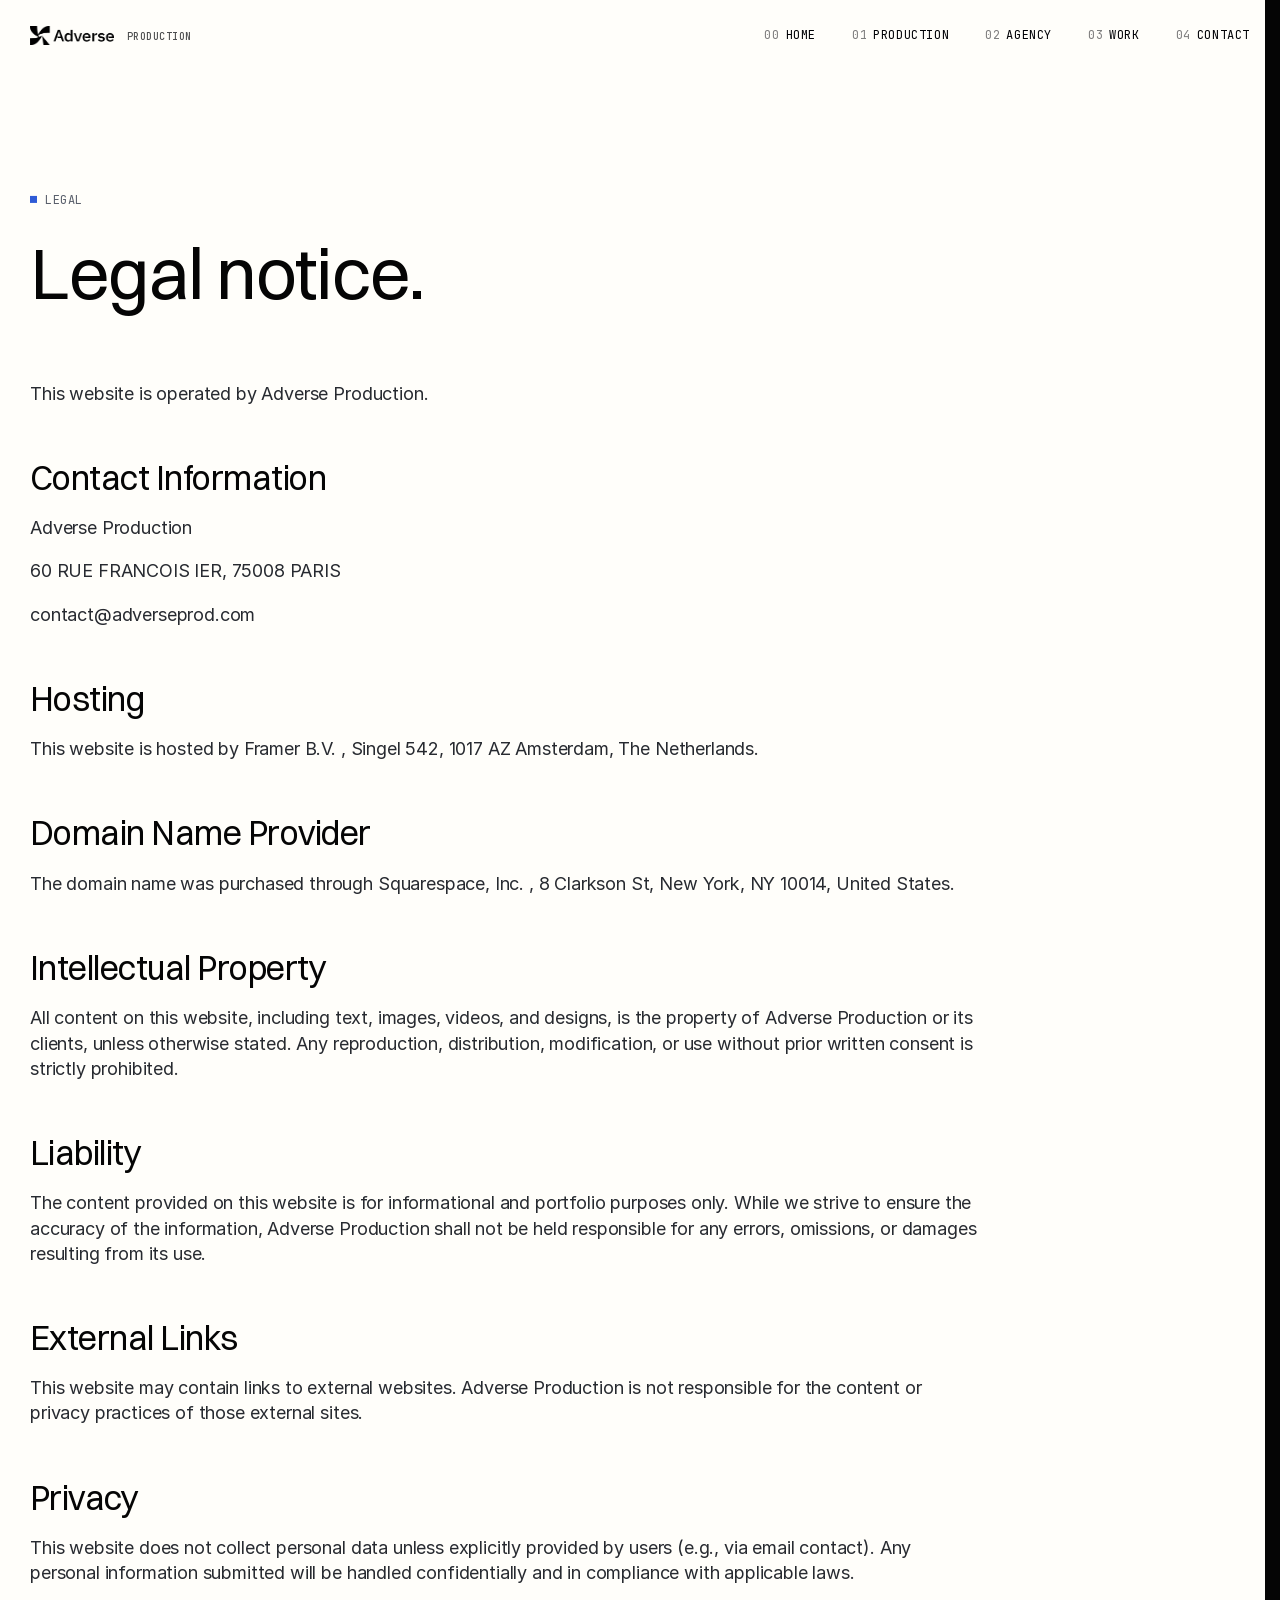
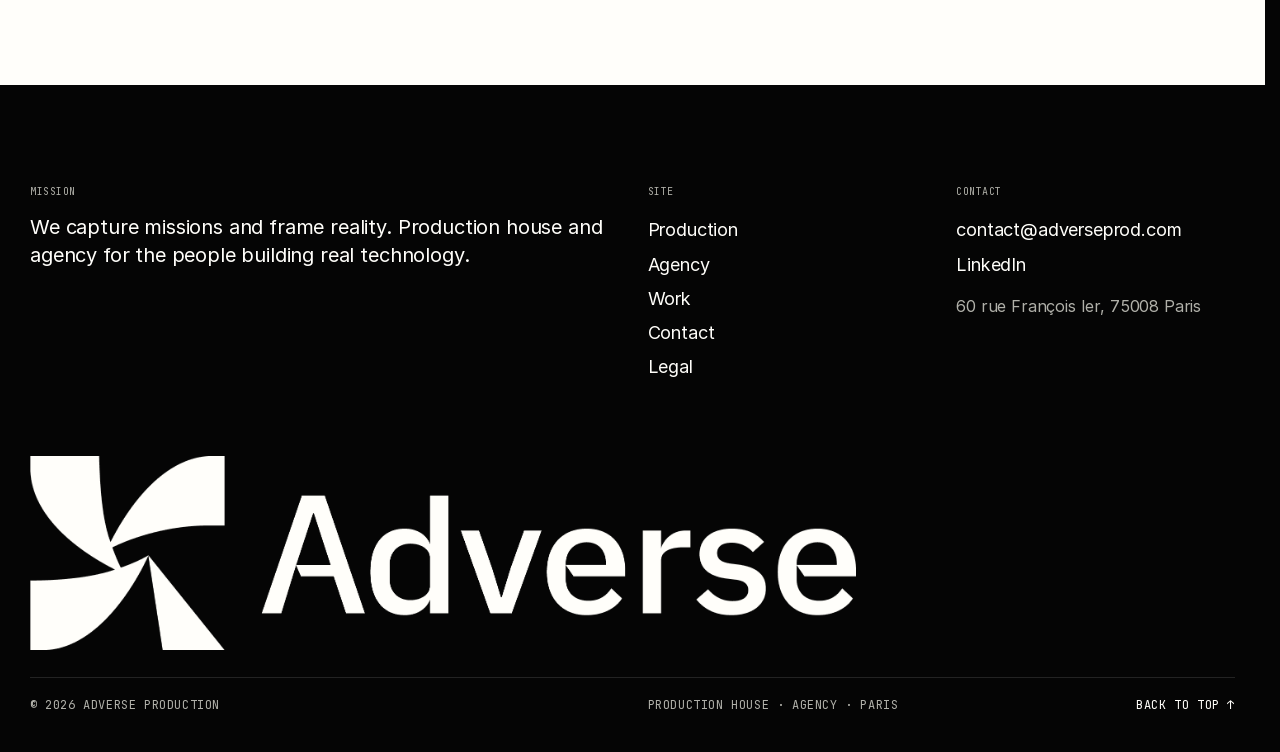
<file: legal.html>
<!doctype html>
<html lang="en" class="no-js" data-accent="adverse">
<head>
<meta charset="utf-8">
<meta name="viewport" content="width=device-width, initial-scale=1">
<title>Legal · Adverse Production</title>
<meta name="description" content="Legal notice of adverseprod.com">
<meta property="og:title" content="Legal · Adverse Production"><meta property="og:description" content="Legal notice of adverseprod.com"><meta property="og:type" content="website"><meta property="og:site_name" content="Adverse Production">
<meta property="og:image" content="https://raouf-hamouda.github.io/adverse-production/media/logo/og.png"><meta property="og:image:width" content="1200"><meta property="og:image:height" content="630"><meta property="og:image:alt" content="Adverse Production">
<meta property="og:image" content="https://raouf-hamouda.github.io/adverse-production/media/logo/og-square.png"><meta property="og:image:width" content="1200"><meta property="og:image:height" content="1200">
<meta name="twitter:card" content="summary_large_image"><meta name="twitter:image" content="https://raouf-hamouda.github.io/adverse-production/media/logo/og.png">
<link rel="icon" href="media/logo/favicon.svg?v=202610091014" type="image/svg+xml">
<link rel="icon" href="media/logo/favicon-32.png?v=202610091014" sizes="32x32" type="image/png">
<link rel="icon" href="media/logo/favicon-192.png?v=202610091014" sizes="192x192" type="image/png">
<link rel="apple-touch-icon" href="media/logo/apple-touch-icon.png">
<meta name="theme-color" content="#050505">
<link rel="stylesheet" href="css/fonts.css?v=202610091014">
<link rel="stylesheet" href="css/tokens.css?v=202610091014">
<link rel="stylesheet" href="css/base.css?v=202610091014">
<link rel="stylesheet" href="css/site.css?v=202610091014">
<link rel="preload" href="fonts/switzer-6IN5WOLRCYP4G4MOCOHOMXNON6Q7MDAR.woff2" as="font" type="font/woff2" crossorigin><link rel="preload" href="fonts/inter-vQyevYAyHtARFwPqUzQGpnDs.woff2" as="font" type="font/woff2" crossorigin><link rel="preload" href="fonts/jetbrainsmono-400.woff2" as="font" type="font/woff2" crossorigin><link rel="preload" href="fonts/jetbrainsmono-500.woff2" as="font" type="font/woff2" crossorigin>
<script src="js/lib/lenis.min.js" defer></script>
<script src="js/lib/gsap.min.js" defer></script>
<script src="js/lib/ScrollTrigger.min.js" defer></script>
<script src="js/app.js?v=202610091014" defer></script>
<script src="js/site.js?v=202610091014" defer></script>
</head>
<body data-theme="dark">
<div class="grid-lines" aria-hidden="true"></div>
<nav class="nav" data-nav aria-label="Main">
  <a class="brand" href="index.html" aria-label="ADVERSE Production"><img class="logo" src="media/logo/logo_white.webp" alt="" width="400" height="94"><small>Production</small></a>
  <div class="nav-items"><a class="link" href="index.html"><span class="n">00</span>Home</a><a class="link" href="production.html"><span class="n">01</span>Production</a><a class="link" href="agency.html"><span class="n">02</span>Agency</a><a class="link" href="portfolio.html"><span class="n">03</span>Work</a><a class="link" href="contact.html"><span class="n">04</span>Contact</a></div>
  <button class="burger" aria-expanded="false" aria-controls="menu">Menu</button>
</nav>
<div class="menu" id="menu"><a class="item" href="index.html"><span class="n">00</span>Home</a><a class="item" href="production.html"><span class="n">01</span>Production</a><a class="item" href="agency.html"><span class="n">02</span>Agency</a><a class="item" href="portfolio.html"><span class="n">03</span>Work</a><a class="item" href="contact.html"><span class="n">04</span>Contact</a><div class="foot"><a class="btn btn-accent" href="contact.html">Get in touch <span class="arrow">→</span></a><a href="mailto:contact@adverseprod.com">contact@adverseprod.com</a><div class="meta"><a href="https://www.linkedin.com/company/adverse-production" target="_blank" rel="noopener">LinkedIn</a><span>Paris · France</span></div></div></div>
<main id="top">
<section class="section page-hero" data-theme="light">
  <div class="container"><p class="eyebrow">Legal</p><h1 class="display-2" style="margin-top:var(--s-5)">Legal notice.</h1></div>
</section>
<section class="section" data-theme="light" style="padding-top:0"><div class="container legal-text stack"><p>This website is operated by Adverse Production.</p><h3 class="h3">Contact Information</h3><p>Adverse Production</p><p>60 RUE FRANCOIS IER, 75008 PARIS</p><p>contact@adverseprod.com</p><h3 class="h3">Hosting</h3><p>This website is hosted by Framer B.V. , Singel 542, 1017 AZ Amsterdam, The Netherlands.</p><h3 class="h3">Domain Name Provider</h3><p>The domain name was purchased through Squarespace, Inc. , 8 Clarkson St, New York, NY 10014, United States.</p><h3 class="h3">Intellectual Property</h3><p>All content on this website, including text, images, videos, and designs, is the property of Adverse Production or its clients, unless otherwise stated. Any reproduction, distribution, modification, or use without prior written consent is strictly prohibited.</p><h3 class="h3">Liability</h3><p>The content provided on this website is for informational and portfolio purposes only. While we strive to ensure the accuracy of the information, Adverse Production shall not be held responsible for any errors, omissions, or damages resulting from its use.</p><h3 class="h3">External Links</h3><p>This website may contain links to external websites. Adverse Production is not responsible for the content or privacy practices of those external sites.</p><h3 class="h3">Privacy</h3><p>This website does not collect personal data unless explicitly provided by users (e.g., via email contact). Any personal information submitted will be handled confidentially and in compliance with applicable laws.</p></div></section>
</main>
<footer class="section footer" data-theme="dark">
  <div class="container">
    <div class="cols">
      <div class="col wide"><p class="title">Mission</p><p class="body-l measure-l">We capture missions and frame reality. Production house and agency for the people building real technology.</p></div>
      <div class="col"><p class="title">Site</p><a class="link" href="production.html">Production</a><a class="link" href="agency.html">Agency</a><a class="link" href="portfolio.html">Work</a><a class="link" href="contact.html">Contact</a><a class="link" href="legal.html">Legal</a></div>
      <div class="col"><p class="title">Contact</p><a class="link" href="mailto:contact@adverseprod.com">contact@adverseprod.com</a><a class="link" href="https://www.linkedin.com/company/adverse-production" target="_blank" rel="noopener">LinkedIn</a><p class="body-s muted" style="margin-top:var(--s-3)">60 rue François Ier, 75008 Paris</p></div>
    </div>
    <div class="big" role="img" aria-label="ADVERSE"></div>
    <div class="legal caption"><span class="c">© 2026 Adverse Production</span><span class="t">Production house · Agency · Paris</span><a class="top" href="#top">Back to top <span aria-hidden="true">↑</span></a></div>
  </div>
</footer>
</body></html>
</file>
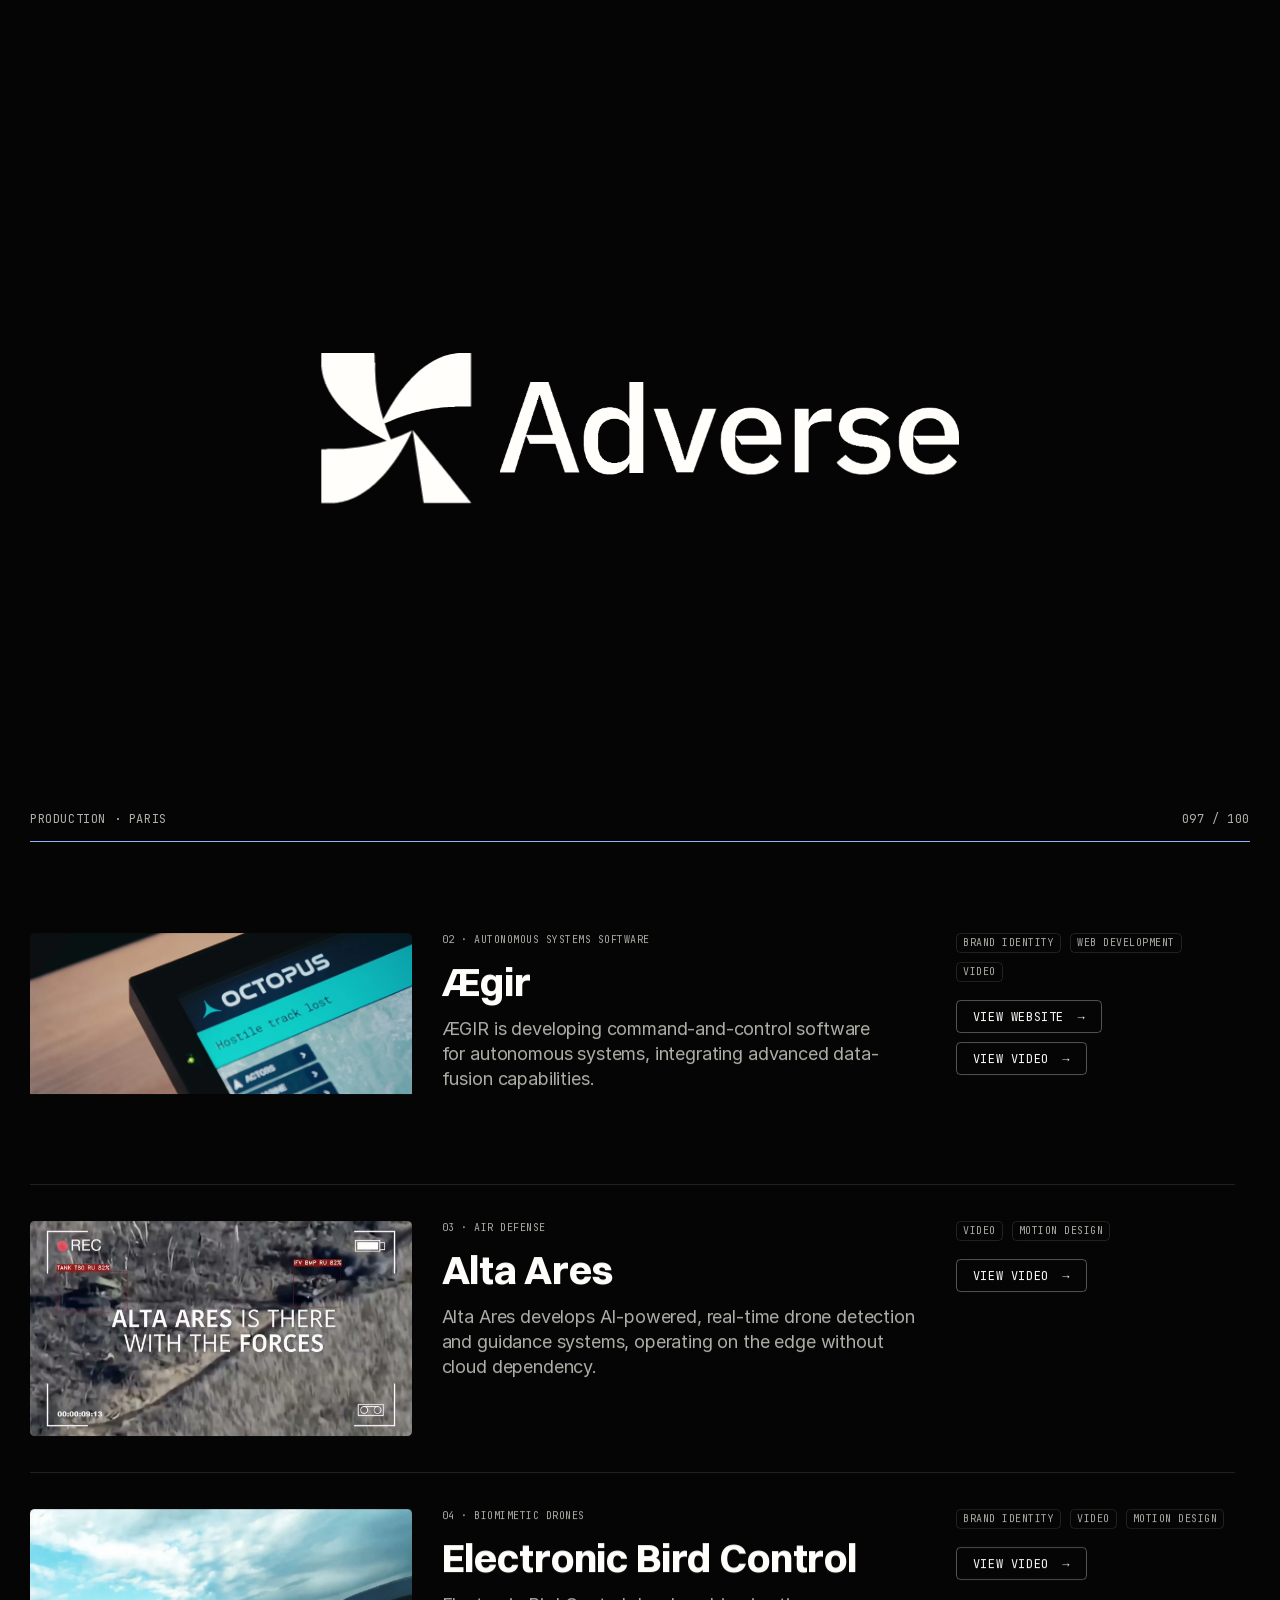
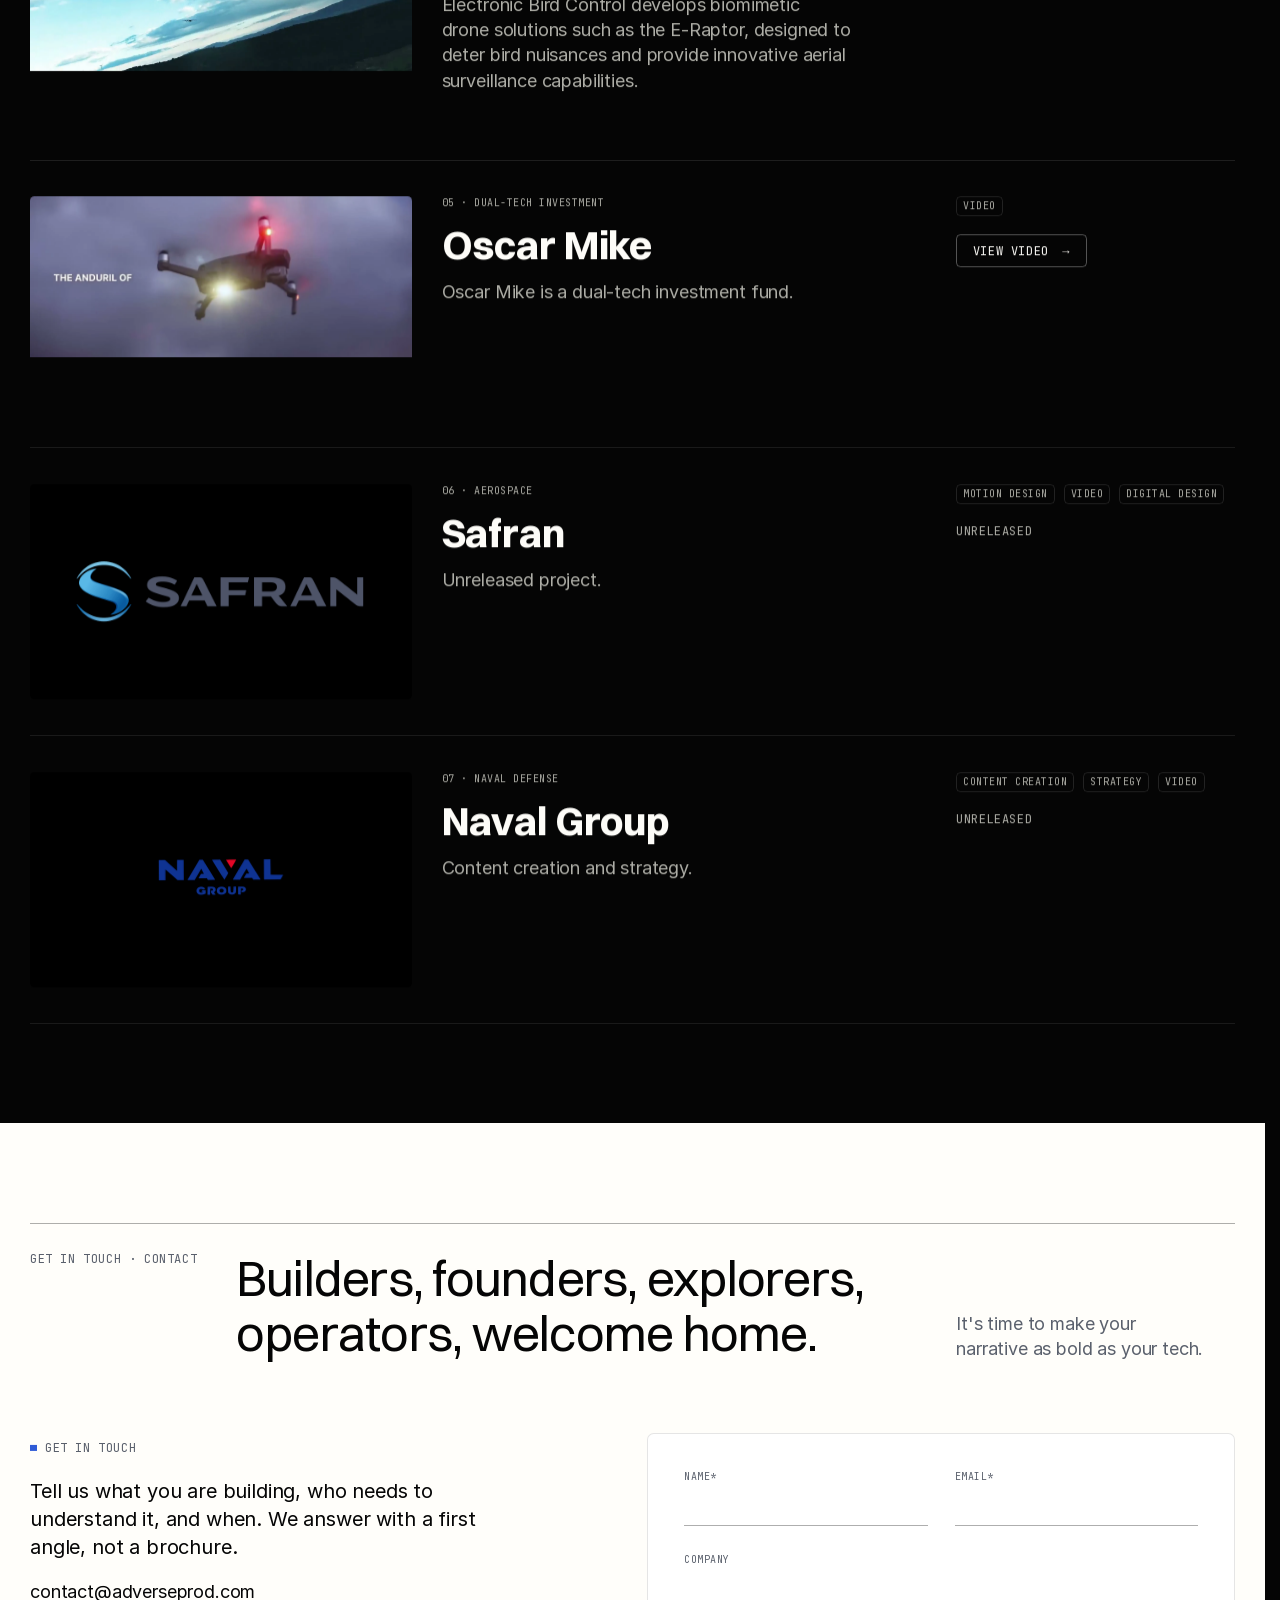
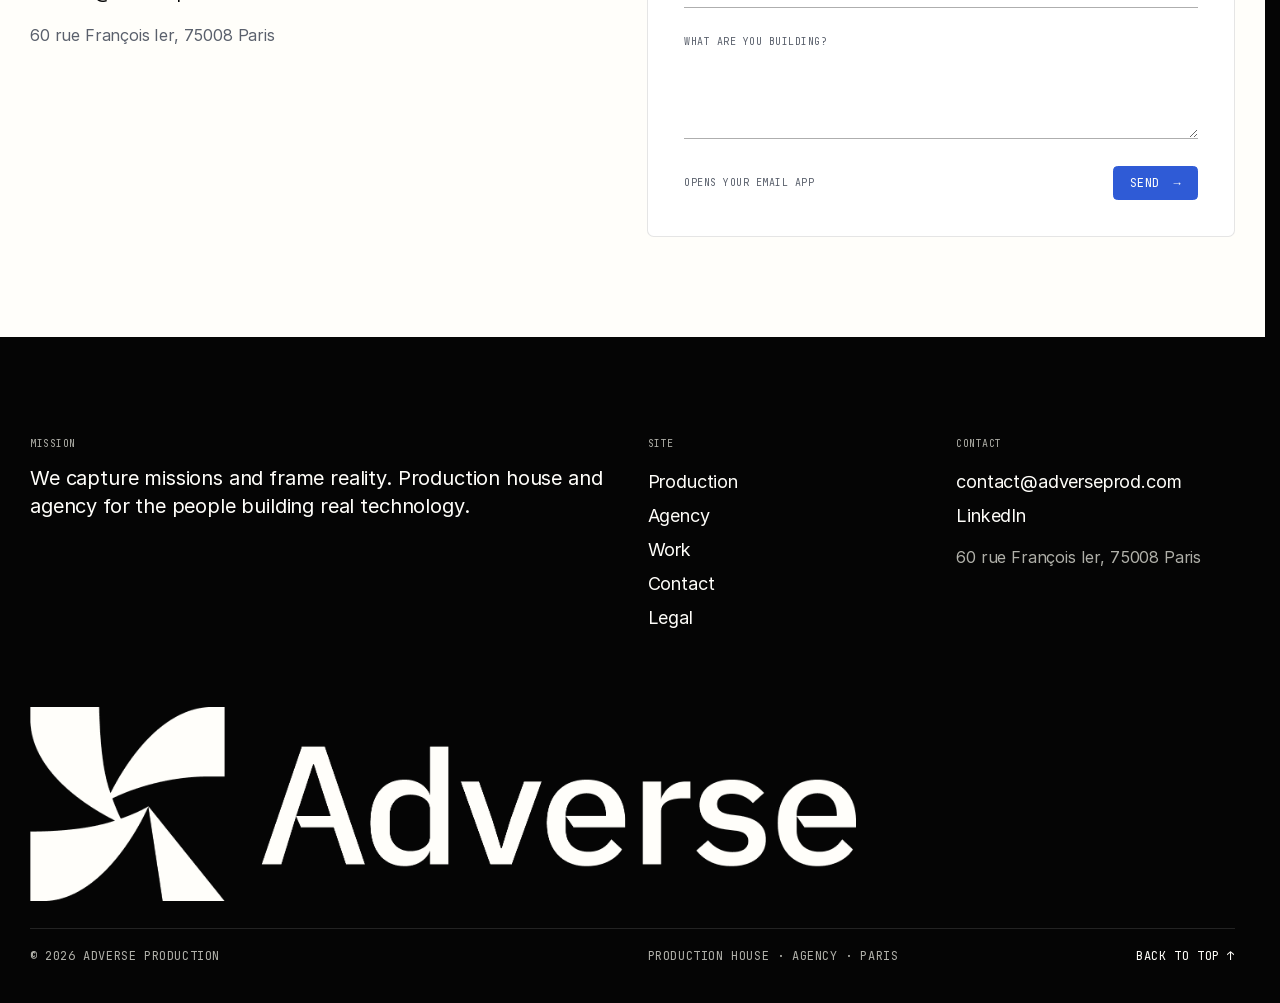
<file: portfolio.html>
<!doctype html>
<html lang="en" class="no-js" data-accent="adverse">
<head>
<meta charset="utf-8">
<meta name="viewport" content="width=device-width, initial-scale=1">
<title>Portfolio · Adverse Production</title>
<meta name="description" content="Stories of innovation, captured in motion. Selected work for Ion-X, Ægir, Alta Ares, Electronic Bird Control, Oscar Mike, Safran and Naval Group.">
<meta property="og:title" content="Portfolio · Adverse Production"><meta property="og:description" content="Stories of innovation, captured in motion. Selected work for Ion-X, Ægir, Alta Ares, Electronic Bird Control, Oscar Mike, Safran and Naval Group."><meta property="og:type" content="website"><meta property="og:site_name" content="Adverse Production">
<meta property="og:image" content="https://raouf-hamouda.github.io/adverse-production/media/logo/og.png"><meta property="og:image:width" content="1200"><meta property="og:image:height" content="630"><meta property="og:image:alt" content="Adverse Production">
<meta property="og:image" content="https://raouf-hamouda.github.io/adverse-production/media/logo/og-square.png"><meta property="og:image:width" content="1200"><meta property="og:image:height" content="1200">
<meta name="twitter:card" content="summary_large_image"><meta name="twitter:image" content="https://raouf-hamouda.github.io/adverse-production/media/logo/og.png">
<link rel="icon" href="media/logo/favicon.svg?v=202610091014" type="image/svg+xml">
<link rel="icon" href="media/logo/favicon-32.png?v=202610091014" sizes="32x32" type="image/png">
<link rel="icon" href="media/logo/favicon-192.png?v=202610091014" sizes="192x192" type="image/png">
<link rel="apple-touch-icon" href="media/logo/apple-touch-icon.png">
<meta name="theme-color" content="#050505">
<link rel="stylesheet" href="css/fonts.css?v=202610091014">
<link rel="stylesheet" href="css/tokens.css?v=202610091014">
<link rel="stylesheet" href="css/base.css?v=202610091014">
<link rel="stylesheet" href="css/site.css?v=202610091014">
<link rel="preload" href="fonts/switzer-6IN5WOLRCYP4G4MOCOHOMXNON6Q7MDAR.woff2" as="font" type="font/woff2" crossorigin><link rel="preload" href="fonts/inter-vQyevYAyHtARFwPqUzQGpnDs.woff2" as="font" type="font/woff2" crossorigin><link rel="preload" href="fonts/jetbrainsmono-400.woff2" as="font" type="font/woff2" crossorigin><link rel="preload" href="fonts/jetbrainsmono-500.woff2" as="font" type="font/woff2" crossorigin>
<script src="js/lib/lenis.min.js" defer></script>
<script src="js/lib/gsap.min.js" defer></script>
<script src="js/lib/ScrollTrigger.min.js" defer></script>
<script src="js/app.js?v=202610091014" defer></script>
<script src="js/site.js?v=202610091014" defer></script>
</head>
<body data-theme="dark">
<div class="grid-lines" aria-hidden="true"></div>
<div class="loader" aria-hidden="true">
<div class="logo-stack"><div class="logo-anim"><svg class="mark" viewBox="0 0 470 470" aria-hidden="true"><path class="p p-tr" d="M428.50 0.19 L427.50 1.00 L421.50 1.00 L419.50 1.19 L418.50 2.00 L413.50 2.19 L412.50 3.00 L409.50 3.00 L407.50 4.00 L403.50 4.19 L402.50 5.00 L399.50 5.19 L398.50 6.00 L395.50 6.19 L394.50 7.00 L392.50 7.19 L391.50 8.00 L389.50 8.19 L388.50 9.00 L380.50 11.19 L377.50 13.00 L375.50 13.19 L370.50 16.00 L368.50 16.19 L363.50 19.00 L362.50 19.05 L361.50 20.00 L360.50 20.05 L359.50 21.00 L352.50 24.19 L350.50 26.00 L347.50 27.19 L345.50 29.00 L342.50 30.19 L337.50 34.00 L336.50 34.19 L334.50 36.00 L333.50 36.19 L331.50 38.00 L327.50 40.19 L324.50 43.00 L323.50 43.19 L320.50 46.00 L319.50 46.19 L315.50 50.00 L314.50 50.19 L309.50 55.00 L308.50 55.19 L300.50 63.00 L299.50 63.19 L284.05 78.50 L280.19 82.50 L280.00 83.50 L271.19 92.50 L271.00 93.50 L265.19 99.50 L265.00 100.50 L261.19 104.50 L261.00 105.50 L253.19 114.50 L253.00 115.50 L247.19 122.50 L245.00 126.50 L242.19 129.50 L240.00 133.50 L238.04 135.50 L238.00 136.50 L235.19 139.50 L235.00 140.50 L231.19 145.50 L230.00 148.50 L228.04 150.50 L228.00 151.50 L224.19 156.50 L223.00 159.50 L219.19 164.50 L218.00 167.50 L216.19 169.50 L215.00 172.50 L214.04 173.50 L214.00 174.50 L212.19 176.50 L211.00 179.50 L209.19 181.50 L207.00 186.50 L206.04 187.50 L206.00 188.50 L205.04 189.50 L205.00 190.50 L203.19 192.50 L201.00 197.50 L199.10 199.50 L183.34 226.50 L184.50 227.00 L185.50 226.06 L196.50 222.00 L197.50 221.03 L208.50 217.00 L209.50 216.01 L220.50 211.99 L221.50 211.00 L225.50 209.84 L228.50 208.09 L232.50 206.96 L233.50 206.00 L237.50 205.00 L238.50 204.00 L240.50 204.00 L243.50 202.00 L245.50 202.00 L246.50 201.00 L248.50 201.00 L249.50 200.00 L251.50 200.00 L252.50 199.00 L254.50 198.81 L255.50 198.00 L257.50 197.81 L258.50 197.00 L260.50 196.81 L261.50 196.00 L263.50 195.81 L264.50 195.00 L266.50 194.81 L270.50 193.00 L272.50 192.96 L273.50 192.00 L276.50 191.81 L277.50 191.00 L279.50 190.81 L280.50 190.00 L283.50 189.81 L287.50 188.00 L294.50 186.81 L295.50 186.00 L297.50 185.96 L298.50 185.00 L301.50 184.81 L302.50 184.00 L306.50 183.81 L307.50 183.00 L310.50 182.81 L311.50 182.00 L314.50 181.81 L315.50 181.00 L319.50 180.81 L320.50 180.00 L324.50 179.81 L325.50 179.00 L328.50 178.81 L329.50 178.00 L334.50 177.81 L335.50 177.00 L339.50 176.81 L340.50 176.00 L345.50 175.81 L346.50 175.00 L351.50 174.81 L352.50 174.00 L356.50 174.00 L358.50 173.81 L359.50 173.00 L365.50 172.81 L366.50 172.00 L374.50 171.81 L375.50 171.00 L383.50 170.81 L384.50 170.00 L396.50 169.81 L397.50 169.00 L418.50 168.81 L419.50 168.00 L469.50 168.00 L470.00 167.50 L470.00 0.50 L469.50 0.00 Z"/><path class="p p-tl" d="M1.50 0.00 L1.00 0.50 L1.00 44.50 L2.00 45.50 L2.00 52.50 L3.00 53.50 L3.00 58.50 L4.00 59.50 L4.00 64.50 L5.00 65.50 L5.00 68.50 L6.00 69.50 L6.00 72.50 L7.00 73.50 L7.00 76.50 L8.00 77.50 L8.00 79.50 L9.00 80.50 L9.00 82.50 L10.00 83.50 L10.00 85.50 L11.00 86.50 L11.00 88.50 L12.00 89.50 L12.00 91.50 L13.00 92.50 L13.00 94.50 L16.00 99.50 L16.00 101.50 L17.00 102.50 L17.00 103.50 L18.00 104.50 L18.00 105.50 L19.00 106.50 L19.00 107.50 L20.00 108.50 L20.00 109.50 L21.00 110.50 L21.00 111.50 L22.00 112.50 L22.00 113.50 L23.00 114.50 L23.00 115.50 L24.00 116.50 L25.00 119.50 L26.00 120.50 L26.00 121.50 L28.00 123.50 L29.00 126.50 L31.00 128.50 L32.00 131.50 L34.00 133.50 L34.00 134.50 L36.00 136.50 L36.00 137.50 L38.00 139.50 L38.00 140.50 L41.00 143.50 L41.00 144.50 L43.00 146.50 L43.00 147.50 L46.00 150.50 L46.00 151.50 L50.00 155.50 L50.00 156.50 L54.00 160.50 L54.00 161.50 L60.00 167.50 L60.00 168.50 L88.50 197.00 L89.50 197.00 L96.50 204.00 L97.50 204.00 L102.50 209.00 L103.50 209.00 L107.50 213.00 L108.50 213.00 L112.50 217.00 L113.50 217.00 L116.50 220.00 L117.50 220.00 L120.50 223.00 L121.50 223.00 L128.50 229.00 L129.50 229.00 L131.50 231.00 L132.50 231.00 L134.50 233.00 L135.50 233.00 L137.50 235.00 L138.50 235.00 L141.50 238.00 L142.50 238.00 L144.50 240.00 L147.50 241.00 L149.50 243.00 L150.50 243.00 L155.50 247.00 L158.50 248.00 L163.50 252.00 L166.50 253.00 L168.50 255.00 L169.50 255.00 L172.50 257.00 L173.50 257.00 L175.50 259.00 L176.50 259.00 L177.50 260.00 L180.50 261.00 L182.50 263.00 L183.50 263.00 L184.50 264.00 L185.50 264.00 L186.50 265.00 L189.50 266.00 L191.50 268.00 L192.50 268.00 L193.50 269.00 L194.50 269.00 L195.50 270.00 L196.50 270.00 L197.50 271.00 L198.50 271.00 L199.50 272.00 L200.50 272.00 L201.50 273.00 L204.50 274.00 L206.50 276.00 L209.50 277.00 L211.50 279.00 L212.50 279.00 L213.50 280.00 L214.50 280.00 L215.50 281.00 L216.50 281.00 L217.50 282.00 L218.50 282.00 L219.50 283.00 L220.50 283.00 L221.50 284.00 L224.50 285.00 L225.13 284.50 L224.83 283.50 L216.15 264.50 L207.18 242.50 L196.16 211.50 L186.25 177.50 L179.19 146.50 L174.17 116.50 L171.16 89.50 L169.44 53.50 L169.76 30.50 L168.00 29.50 L167.81 5.50 L167.00 4.50 L167.00 0.50 L166.50 0.00 Z"/><path class="p p-bl" d="M283.50 244.04 L252.50 257.73 L217.50 270.82 L181.50 281.81 L147.50 289.87 L119.50 294.83 L85.50 298.81 L70.50 299.86 L47.50 300.56 L20.50 300.06 L19.50 301.19 L16.50 301.19 L15.50 302.00 L1.50 302.00 L1.00 302.50 L1.00 469.50 L1.50 470.00 L44.50 470.00 L45.50 469.00 L53.50 469.00 L54.50 468.00 L59.50 468.00 L60.50 467.00 L64.50 467.00 L65.50 466.00 L69.50 466.00 L70.50 465.00 L73.50 465.00 L74.50 464.00 L76.50 464.00 L77.50 463.00 L79.50 463.00 L80.50 462.00 L83.50 462.00 L84.50 461.00 L86.50 461.00 L89.50 459.00 L91.50 459.00 L92.50 458.00 L94.50 458.00 L99.50 455.00 L101.50 455.00 L102.50 454.00 L103.50 454.00 L104.50 453.00 L105.50 453.00 L106.50 452.00 L107.50 452.00 L108.50 451.00 L109.50 451.00 L110.50 450.00 L111.50 450.00 L112.50 449.00 L113.50 449.00 L114.50 448.00 L117.50 447.00 L119.50 445.00 L120.50 445.00 L121.50 444.00 L124.50 443.00 L129.50 439.00 L132.50 438.00 L134.50 436.00 L135.50 436.00 L137.50 434.00 L138.50 434.00 L141.50 431.00 L142.50 431.00 L144.50 429.00 L145.50 429.00 L148.50 426.00 L149.50 426.00 L153.50 422.00 L154.50 422.00 L158.50 418.00 L159.50 418.00 L165.50 412.00 L166.50 412.00 L197.00 381.50 L197.00 380.50 L204.00 373.50 L204.00 372.50 L209.00 367.50 L209.00 366.50 L213.00 362.50 L213.00 361.50 L217.00 357.50 L217.00 356.50 L220.00 353.50 L220.00 352.50 L223.00 349.50 L223.00 348.50 L229.00 341.50 L229.00 340.50 L231.00 338.50 L231.00 337.50 L233.00 335.50 L233.00 334.50 L236.00 331.50 L236.00 330.50 L238.00 328.50 L238.00 327.50 L240.00 325.50 L240.00 324.50 L244.00 319.50 L245.00 316.50 L247.00 314.50 L247.00 313.50 L251.00 308.50 L252.00 305.50 L254.00 303.50 L255.00 300.50 L257.00 298.50 L258.00 295.50 L260.00 293.50 L260.00 292.50 L261.00 291.50 L262.00 288.50 L264.00 286.50 L264.00 285.50 L265.00 284.50 L265.00 283.50 L266.00 282.50 L267.00 279.50 L269.00 277.50 L269.00 276.50 L270.00 275.50 L270.00 274.50 L271.00 273.50 L271.00 272.50 L272.00 271.50 L272.00 270.50 L273.00 269.50 L273.00 268.50 L274.00 267.50 L274.00 266.50 L275.00 265.50 L275.00 264.50 L276.00 263.50 L276.00 262.50 L277.00 261.50 L277.00 260.50 L278.00 259.50 L278.00 258.50 L279.00 257.50 L279.00 256.50 L280.00 255.50 L280.00 254.50 L281.00 253.50 L281.00 252.50 L282.00 251.50 L282.00 250.50 L283.00 249.50 L284.00 246.50 L285.00 245.50 L284.50 243.68 Z"/><path class="p p-br" d="M287.50 242.00 L287.00 243.50 L287.19 245.50 L288.00 246.50 L288.19 252.50 L289.00 253.50 L289.19 258.50 L290.00 259.50 L290.19 265.50 L291.00 266.50 L291.19 271.50 L292.00 272.50 L292.00 276.50 L292.19 278.50 L293.00 279.50 L293.19 285.50 L294.00 286.50 L294.19 291.50 L295.00 292.50 L295.19 298.50 L296.00 299.50 L296.19 304.50 L297.00 305.50 L297.00 309.50 L297.19 311.50 L298.00 312.50 L298.19 318.50 L299.00 319.50 L299.19 324.50 L300.00 325.50 L300.19 331.50 L301.00 332.50 L301.19 337.50 L302.00 338.50 L302.00 342.50 L302.19 344.50 L303.00 345.50 L303.19 351.50 L304.00 352.50 L304.19 357.50 L305.00 358.50 L305.19 364.50 L306.00 365.50 L306.19 370.50 L307.00 371.50 L307.00 375.50 L307.19 377.50 L308.00 378.50 L308.19 384.50 L309.00 385.50 L309.19 390.50 L310.00 391.50 L310.19 397.50 L311.00 398.50 L311.19 403.50 L312.00 404.50 L312.19 410.50 L313.00 411.50 L313.19 416.50 L314.00 417.50 L314.19 423.50 L315.00 424.50 L315.19 430.50 L316.00 431.50 L316.19 436.50 L317.00 437.50 L317.19 443.50 L318.00 444.50 L318.19 449.50 L319.00 450.50 L319.19 456.50 L320.00 457.50 L320.19 463.50 L321.00 464.50 L321.19 469.50 L322.50 470.00 L469.50 470.00 L470.00 469.50 L469.81 468.50 L467.00 465.50 L466.81 464.50 L463.00 460.50 L462.81 459.50 L459.00 455.50 L458.81 454.50 L455.00 450.50 L454.81 449.50 L443.00 435.50 L442.81 434.50 L438.00 429.50 L437.81 428.50 L434.00 424.50 L433.81 423.50 L430.00 419.50 L429.81 418.50 L426.00 414.50 L425.81 413.50 L422.00 409.50 L421.81 408.50 L418.00 404.50 L417.81 403.50 L414.00 399.50 L413.81 398.50 L410.00 394.50 L409.81 393.50 L406.00 389.50 L405.81 388.50 L394.00 374.50 L393.81 373.50 L389.00 368.50 L388.81 367.50 L385.00 363.50 L384.81 362.50 L381.00 358.50 L380.81 357.50 L377.00 353.50 L376.81 352.50 L373.00 348.50 L372.81 347.50 L369.00 343.50 L368.81 342.50 L365.00 338.50 L364.81 337.50 L361.00 333.50 L360.81 332.50 L357.00 328.50 L356.81 327.50 L345.00 313.50 L344.81 312.50 L340.00 307.50 L339.81 306.50 L336.00 302.50 L335.81 301.50 L332.00 297.50 L331.81 296.50 L328.00 292.50 L327.81 291.50 L324.00 287.50 L323.81 286.50 L320.00 282.50 L319.81 281.50 L316.00 277.50 L315.81 276.50 L312.00 272.50 L311.81 271.50 L308.00 267.50 L307.81 266.50 L296.00 252.50 L295.81 251.50 Z"/></svg><div class="word"><div class="clip"><span class="l" style="left:-0.139%;top:-0.629%;width:17.582%;height:90.909%;--i:0"><img src="media/logo/letter_0.png" alt=""></span><span class="l" style="left:18.138%;top:-0.629%;width:13.343%;height:92.167%;--i:1"><img src="media/logo/letter_1.png" alt=""></span><span class="l" style="left:33.356%;top:26.109%;width:13.829%;height:64.171%;--i:2"><img src="media/logo/letter_2.png" alt=""></span><span class="l" style="left:47.811%;top:24.536%;width:13.482%;height:67.002%;--i:3"><img src="media/logo/letter_3.png" alt=""></span><span class="l" style="left:64.003%;top:26.109%;width:8.270%;height:64.171%;--i:4"><img src="media/logo/letter_4.png" alt=""></span><span class="l" style="left:73.037%;top:24.536%;width:11.883%;height:67.002%;--i:5"><img src="media/logo/letter_5.png" alt=""></span><span class="l" style="left:86.657%;top:24.536%;width:13.482%;height:67.002%;--i:6"><img src="media/logo/letter_6.png" alt=""></span></div></div></div><p class="loader-sub">Production</p></div>
<div class="meta"><span>Production · Paris</span><span><span data-pct>000</span> / 100</span></div><div class="bar"><i></i></div></div>
<nav class="nav" data-nav aria-label="Main">
  <a class="brand" href="index.html" aria-label="ADVERSE Production"><img class="logo" src="media/logo/logo_white.webp" alt="" width="400" height="94"><small>Production</small></a>
  <div class="nav-items"><a class="link" href="index.html"><span class="n">00</span>Home</a><a class="link" href="production.html"><span class="n">01</span>Production</a><a class="link" href="agency.html"><span class="n">02</span>Agency</a><a class="link" href="portfolio.html" aria-current=page><span class="n">03</span>Work</a><a class="link" href="contact.html"><span class="n">04</span>Contact</a></div>
  <button class="burger" aria-expanded="false" aria-controls="menu">Menu</button>
</nav>
<div class="menu" id="menu"><a class="item" href="index.html"><span class="n">00</span>Home</a><a class="item" href="production.html"><span class="n">01</span>Production</a><a class="item" href="agency.html"><span class="n">02</span>Agency</a><a class="item" href="portfolio.html" aria-current=page><span class="n">03</span>Work</a><a class="item" href="contact.html"><span class="n">04</span>Contact</a><div class="foot"><a class="btn btn-accent" href="contact.html">Get in touch <span class="arrow">→</span></a><a href="mailto:contact@adverseprod.com">contact@adverseprod.com</a><div class="meta"><a href="https://www.linkedin.com/company/adverse-production" target="_blank" rel="noopener">LinkedIn</a><span>Paris · France</span></div></div></div>
<main id="top">
<section class="section page-hero" data-theme="dark">
  <div class="container">
    <p class="eyebrow" data-reveal>Portfolio · 07 projects</p>
    <h1 class="display-1" style="margin-top:var(--s-5)" data-reveal="0.1">Stories of innovation,<br>captured in motion.</h1>
    <div class="tabs" role="tablist" style="margin-top:var(--s-8)" data-reveal="0.2"><button class="tab" role="tab" data-filter="all" aria-selected="true">All</button><button class="tab" role="tab" data-filter="Video" aria-selected="false">Video</button><button class="tab" role="tab" data-filter="Motion design" aria-selected="false">Motion design</button><button class="tab" role="tab" data-filter="Brand identity" aria-selected="false">Brand identity</button><button class="tab" role="tab" data-filter="Web development" aria-selected="false">Web development</button><button class="tab" role="tab" data-filter="Digital design" aria-selected="false">Digital design</button><button class="tab" role="tab" data-filter="Content creation" aria-selected="false">Content creation</button><button class="tab" role="tab" data-filter="Strategy" aria-selected="false">Strategy</button></div>
  </div>
</section>
<section class="section" data-theme="dark" style="padding-top:0">
  <div class="container rows"><article class="prow" id="ion-x" data-tags="Brand identity|Web development|Digital design" data-reveal><div class="m"><video data-hover muted playsinline loop preload="none" poster="media/web/77HFNbdqkvjyBUAGMFIzvGxGxUA.webp"><source media="(max-width: 1079.98px)" src="media/web/77HFNbdqkvjyBUAGMFIzvGxGxUA.p.av1.mp4" type='video/mp4; codecs="av01.0.05M.08"'><source media="(max-width: 1079.98px)" src="media/web/77HFNbdqkvjyBUAGMFIzvGxGxUA.p.hevc.mp4" type='video/mp4; codecs="hvc1.1.6.L93.B0"'><source media="(max-width: 1079.98px)" src="media/web/77HFNbdqkvjyBUAGMFIzvGxGxUA.p.mp4" type='video/mp4'><source src="media/web/77HFNbdqkvjyBUAGMFIzvGxGxUA.av1.mp4" type='video/mp4; codecs="av01.0.08M.08"'><source src="media/web/77HFNbdqkvjyBUAGMFIzvGxGxUA.mp4" type="video/mp4"></video></div>
        <div class="i"><p class="meta">01 · Space propulsion</p><h3 class="name">Ion-X</h3><p class="d">ION-X is building the next generation of propulsion systems for satellites.</p></div>
        <div class="r"><div class="tags"><span class="tag">Brand identity</span><span class="tag">Web development</span><span class="tag">Digital design</span></div><div class="btns"><a class="btn" href="https://ion-x.space/" target="_blank" rel="noopener">View Website <span class="arrow">→</span></a><a class="btn" href="media/web/77HFNbdqkvjyBUAGMFIzvGxGxUA.mp4" target="_blank" rel="noopener">View Video <span class="arrow">→</span></a></div></div></article><article class="prow" id="aegir" data-tags="Brand identity|Web development|Video" data-reveal><div class="m"><video data-hover muted playsinline loop preload="none" poster="media/web/DfV5AunM2CfP4O7u4KkjLI46Qvk.webp"><source media="(max-width: 1079.98px)" src="media/web/DfV5AunM2CfP4O7u4KkjLI46Qvk.p.av1.mp4" type='video/mp4; codecs="av01.0.05M.08"'><source media="(max-width: 1079.98px)" src="media/web/DfV5AunM2CfP4O7u4KkjLI46Qvk.p.hevc.mp4" type='video/mp4; codecs="hvc1.1.6.L93.B0"'><source media="(max-width: 1079.98px)" src="media/web/DfV5AunM2CfP4O7u4KkjLI46Qvk.p.mp4" type='video/mp4'><source src="media/web/DfV5AunM2CfP4O7u4KkjLI46Qvk.av1.mp4" type='video/mp4; codecs="av01.0.08M.08"'><source src="media/web/DfV5AunM2CfP4O7u4KkjLI46Qvk.mp4" type="video/mp4"></video></div>
        <div class="i"><p class="meta">02 · Autonomous systems software</p><h3 class="name">Ægir</h3><p class="d">ÆGIR is developing command-and-control software for autonomous systems, integrating advanced data-fusion capabilities.</p></div>
        <div class="r"><div class="tags"><span class="tag">Brand identity</span><span class="tag">Web development</span><span class="tag">Video</span></div><div class="btns"><a class="btn" href="https://aegir.fr/" target="_blank" rel="noopener">View Website <span class="arrow">→</span></a><a class="btn" href="media/web/DfV5AunM2CfP4O7u4KkjLI46Qvk.mp4" target="_blank" rel="noopener">View Video <span class="arrow">→</span></a></div></div></article><article class="prow" id="alta-ares" data-tags="Video|Motion design" data-reveal><div class="m"><video data-hover muted playsinline loop preload="none" poster="media/web/JdtwA32k85z1Avn3bOagHdtlM8U.webp"><source media="(max-width: 1079.98px)" src="media/web/JdtwA32k85z1Avn3bOagHdtlM8U.p.av1.mp4#t=14" type='video/mp4; codecs="av01.0.05M.08"'><source media="(max-width: 1079.98px)" src="media/web/JdtwA32k85z1Avn3bOagHdtlM8U.p.hevc.mp4#t=14" type='video/mp4; codecs="hvc1.1.6.L93.B0"'><source media="(max-width: 1079.98px)" src="media/web/JdtwA32k85z1Avn3bOagHdtlM8U.p.mp4#t=14" type='video/mp4'><source src="media/web/JdtwA32k85z1Avn3bOagHdtlM8U.av1.mp4#t=14" type='video/mp4; codecs="av01.0.08M.08"'><source src="media/web/JdtwA32k85z1Avn3bOagHdtlM8U.mp4#t=14" type="video/mp4"></video></div>
        <div class="i"><p class="meta">03 · Air defense</p><h3 class="name">Alta Ares</h3><p class="d">Alta Ares develops AI-powered, real-time drone detection and guidance systems, operating on the edge without cloud dependency.</p></div>
        <div class="r"><div class="tags"><span class="tag">Video</span><span class="tag">Motion design</span></div><div class="btns"><a class="btn" href="media/web/JdtwA32k85z1Avn3bOagHdtlM8U.mp4" target="_blank" rel="noopener">View Video <span class="arrow">→</span></a></div></div></article><article class="prow" id="ebc" data-tags="Brand identity|Video|Motion design" data-reveal><div class="m"><video data-hover muted playsinline loop preload="none" poster="media/web/q1g7qWRhrfDlzrMSrGk5NP3Iy0A.webp"><source media="(max-width: 1079.98px)" src="media/web/q1g7qWRhrfDlzrMSrGk5NP3Iy0A.p.av1.mp4" type='video/mp4; codecs="av01.0.05M.08"'><source media="(max-width: 1079.98px)" src="media/web/q1g7qWRhrfDlzrMSrGk5NP3Iy0A.p.hevc.mp4" type='video/mp4; codecs="hvc1.1.6.L93.B0"'><source media="(max-width: 1079.98px)" src="media/web/q1g7qWRhrfDlzrMSrGk5NP3Iy0A.p.mp4" type='video/mp4'><source src="media/web/q1g7qWRhrfDlzrMSrGk5NP3Iy0A.av1.mp4" type='video/mp4; codecs="av01.0.08M.08"'><source src="media/web/q1g7qWRhrfDlzrMSrGk5NP3Iy0A.mp4" type="video/mp4"></video></div>
        <div class="i"><p class="meta">04 · Biomimetic drones</p><h3 class="name">Electronic Bird Control</h3><p class="d">Electronic Bird Control develops biomimetic drone solutions such as the E-Raptor, designed to deter bird nuisances and provide innovative aerial surveillance capabilities.</p></div>
        <div class="r"><div class="tags"><span class="tag">Brand identity</span><span class="tag">Video</span><span class="tag">Motion design</span></div><div class="btns"><a class="btn" href="media/web/q1g7qWRhrfDlzrMSrGk5NP3Iy0A.mp4" target="_blank" rel="noopener">View Video <span class="arrow">→</span></a></div></div></article><article class="prow" id="oscar-mike" data-tags="Video" data-reveal><div class="m"><video data-hover muted playsinline loop preload="none" poster="media/web/297sMiCIamDrkrysOmgl7uXzYs.webp"><source media="(max-width: 1079.98px)" src="media/web/297sMiCIamDrkrysOmgl7uXzYs.p.av1.mp4#t=22.5" type='video/mp4; codecs="av01.0.05M.08"'><source media="(max-width: 1079.98px)" src="media/web/297sMiCIamDrkrysOmgl7uXzYs.p.hevc.mp4#t=22.5" type='video/mp4; codecs="hvc1.1.6.L93.B0"'><source media="(max-width: 1079.98px)" src="media/web/297sMiCIamDrkrysOmgl7uXzYs.p.mp4#t=22.5" type='video/mp4'><source src="media/web/297sMiCIamDrkrysOmgl7uXzYs.av1.mp4#t=22.5" type='video/mp4; codecs="av01.0.08M.08"'><source src="media/web/297sMiCIamDrkrysOmgl7uXzYs.mp4#t=22.5" type="video/mp4"></video></div>
        <div class="i"><p class="meta">05 · Dual-tech investment</p><h3 class="name">Oscar Mike</h3><p class="d">Oscar Mike is a dual-tech investment fund.</p></div>
        <div class="r"><div class="tags"><span class="tag">Video</span></div><div class="btns"><a class="btn" href="media/web/297sMiCIamDrkrysOmgl7uXzYs.mp4" target="_blank" rel="noopener">View Video <span class="arrow">→</span></a></div></div></article><article class="prow" id="safran" data-tags="Motion design|Video|Digital design" data-reveal><div class="m logo"><img src="media/r5yD6TYWBCPbVfWUnxitILrrTs.png" alt="Safran" width="1400" height="300" loading="lazy"></div>
        <div class="i"><p class="meta">06 · Aerospace</p><h3 class="name">Safran</h3><p class="d">Unreleased project.</p></div>
        <div class="r"><div class="tags"><span class="tag">Motion design</span><span class="tag">Video</span><span class="tag">Digital design</span></div><div class="btns"><span class="caption">Unreleased</span></div></div></article><article class="prow" id="naval-group" data-tags="Content creation|Strategy|Video" data-reveal><div class="m logo"><img src="media/JQ4DWNfa4ULJJiu4ZH495S3C8.png" alt="Naval Group" width="1000" height="1000" loading="lazy"></div>
        <div class="i"><p class="meta">07 · Naval defense</p><h3 class="name">Naval Group</h3><p class="d">Content creation and strategy.</p></div>
        <div class="r"><div class="tags"><span class="tag">Content creation</span><span class="tag">Strategy</span><span class="tag">Video</span></div><div class="btns"><span class="caption">Unreleased</span></div></div></article></div>
</section>
<section class="section" data-theme="light" id="contact">
  <div class="container">
    <div class="sec-head"><span class="num">Get in touch · Contact</span><h2 class="ttl h1">Builders, founders, explorers, operators, welcome home.</h2><p class="aside">It&#x27;s time to make your narrative as bold as your tech.</p></div>
    <div class="contact-block">
      <div class="lead stack">
        <p class="eyebrow">Get in touch</p>
        <p class="body-l measure-l">Tell us what you are building, who needs to understand it, and when. We answer with a first angle, not a brochure.</p>
        <p><a class="link" href="mailto:contact@adverseprod.com">contact@adverseprod.com</a></p>
        <p class="body-s muted">60 rue François Ier, 75008 Paris</p>
      </div>
      <div class="form-wrap">
        <form class="form" data-mailto="contact@adverseprod.com" data-endpoint="">
          <div class="field"><label for="f-name">Name*</label><input id="f-name" name="name" type="text" required autocomplete="name"></div>
          <div class="field"><label for="f-email">Email*</label><input id="f-email" name="email" type="email" required autocomplete="email"></div>
          <div class="field full"><label for="f-company">Company</label><input id="f-company" name="company" type="text" autocomplete="organization"></div>
          <div class="field full"><label for="f-msg">What are you building?</label><textarea id="f-msg" name="message"></textarea></div>
          <input class="hp" type="text" name="website" tabindex="-1" autocomplete="off" aria-hidden="true">
          <div class="full row between"><span class="note" role="status">Opens your email app</span><button class="btn btn-accent" type="submit">Send <span class="arrow">→</span></button></div>
        </form>
      </div>
    </div>
  </div>
</section>
</main>
<footer class="section footer" data-theme="dark">
  <div class="container">
    <div class="cols">
      <div class="col wide"><p class="title">Mission</p><p class="body-l measure-l">We capture missions and frame reality. Production house and agency for the people building real technology.</p></div>
      <div class="col"><p class="title">Site</p><a class="link" href="production.html">Production</a><a class="link" href="agency.html">Agency</a><a class="link" href="portfolio.html">Work</a><a class="link" href="contact.html">Contact</a><a class="link" href="legal.html">Legal</a></div>
      <div class="col"><p class="title">Contact</p><a class="link" href="mailto:contact@adverseprod.com">contact@adverseprod.com</a><a class="link" href="https://www.linkedin.com/company/adverse-production" target="_blank" rel="noopener">LinkedIn</a><p class="body-s muted" style="margin-top:var(--s-3)">60 rue François Ier, 75008 Paris</p></div>
    </div>
    <div class="big" role="img" aria-label="ADVERSE"></div>
    <div class="legal caption"><span class="c">© 2026 Adverse Production</span><span class="t">Production house · Agency · Paris</span><a class="top" href="#top">Back to top <span aria-hidden="true">↑</span></a></div>
  </div>
</footer>
</body></html>
</file>
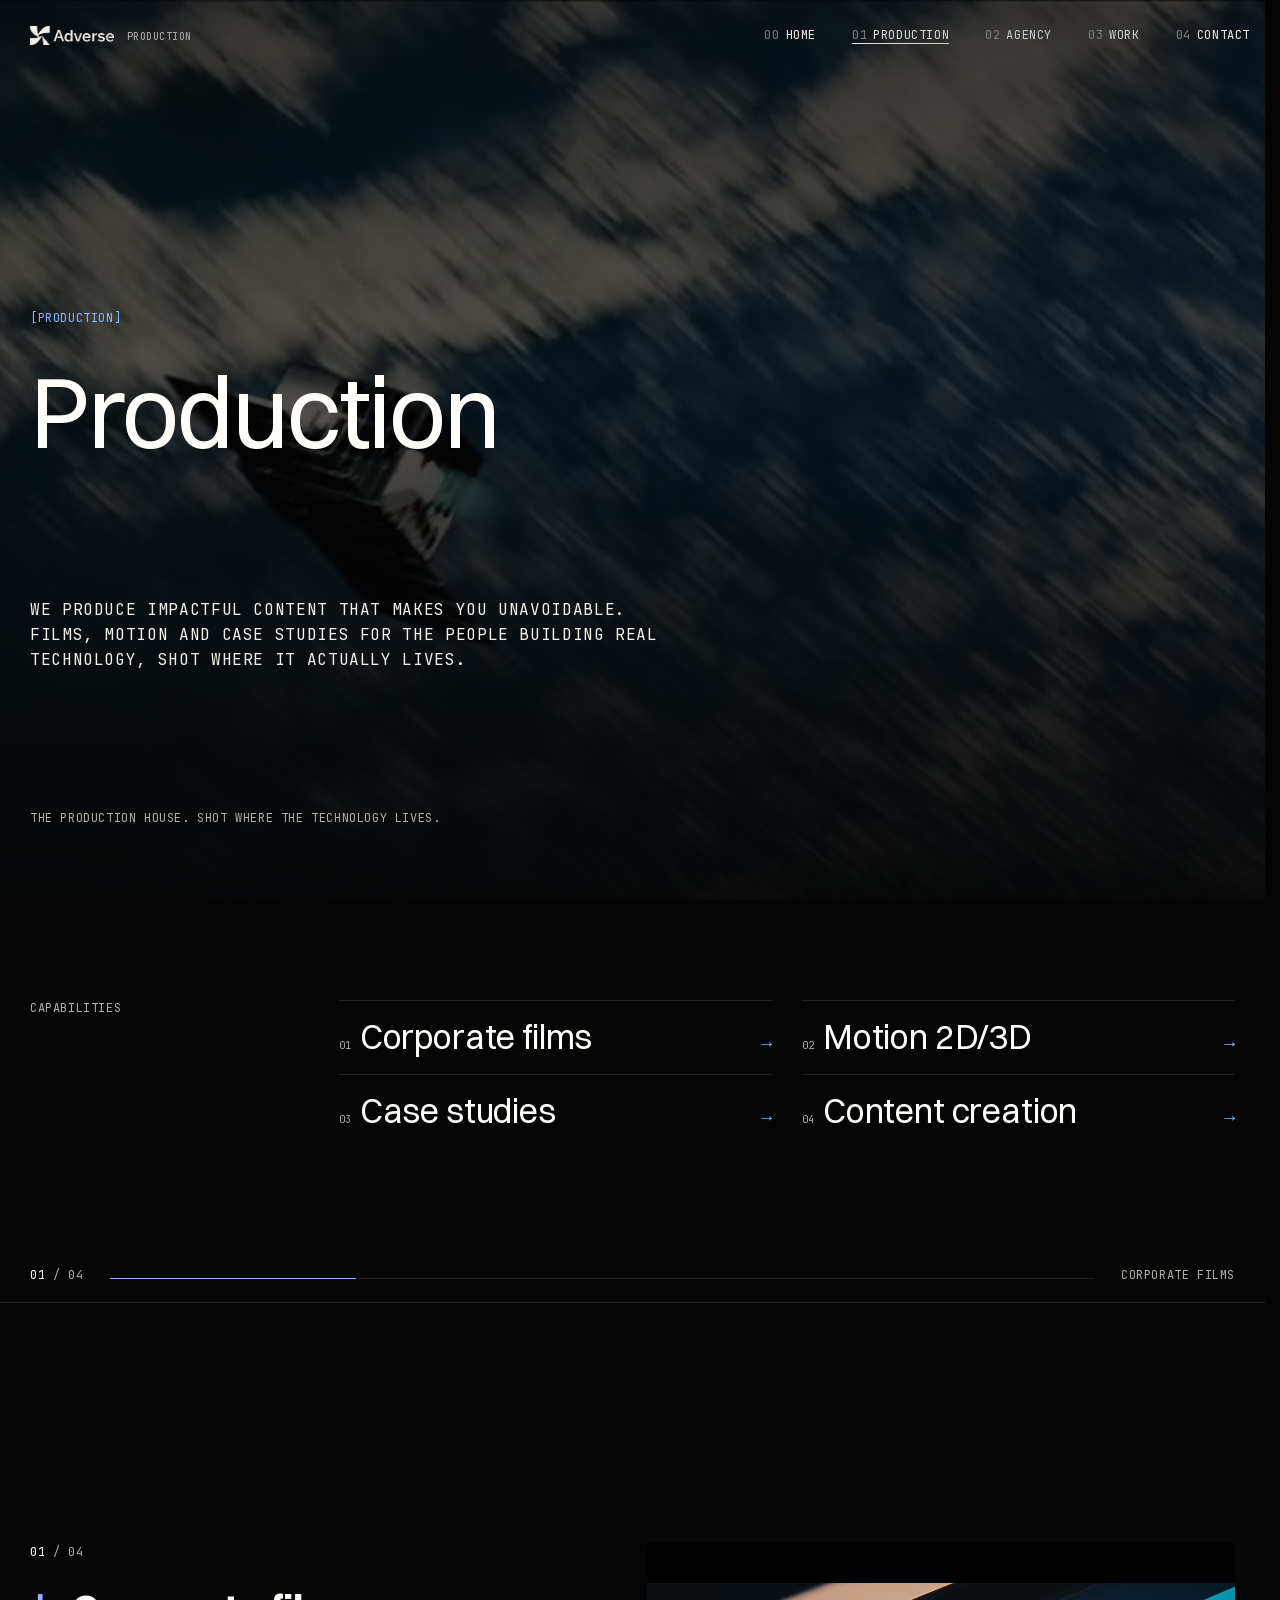
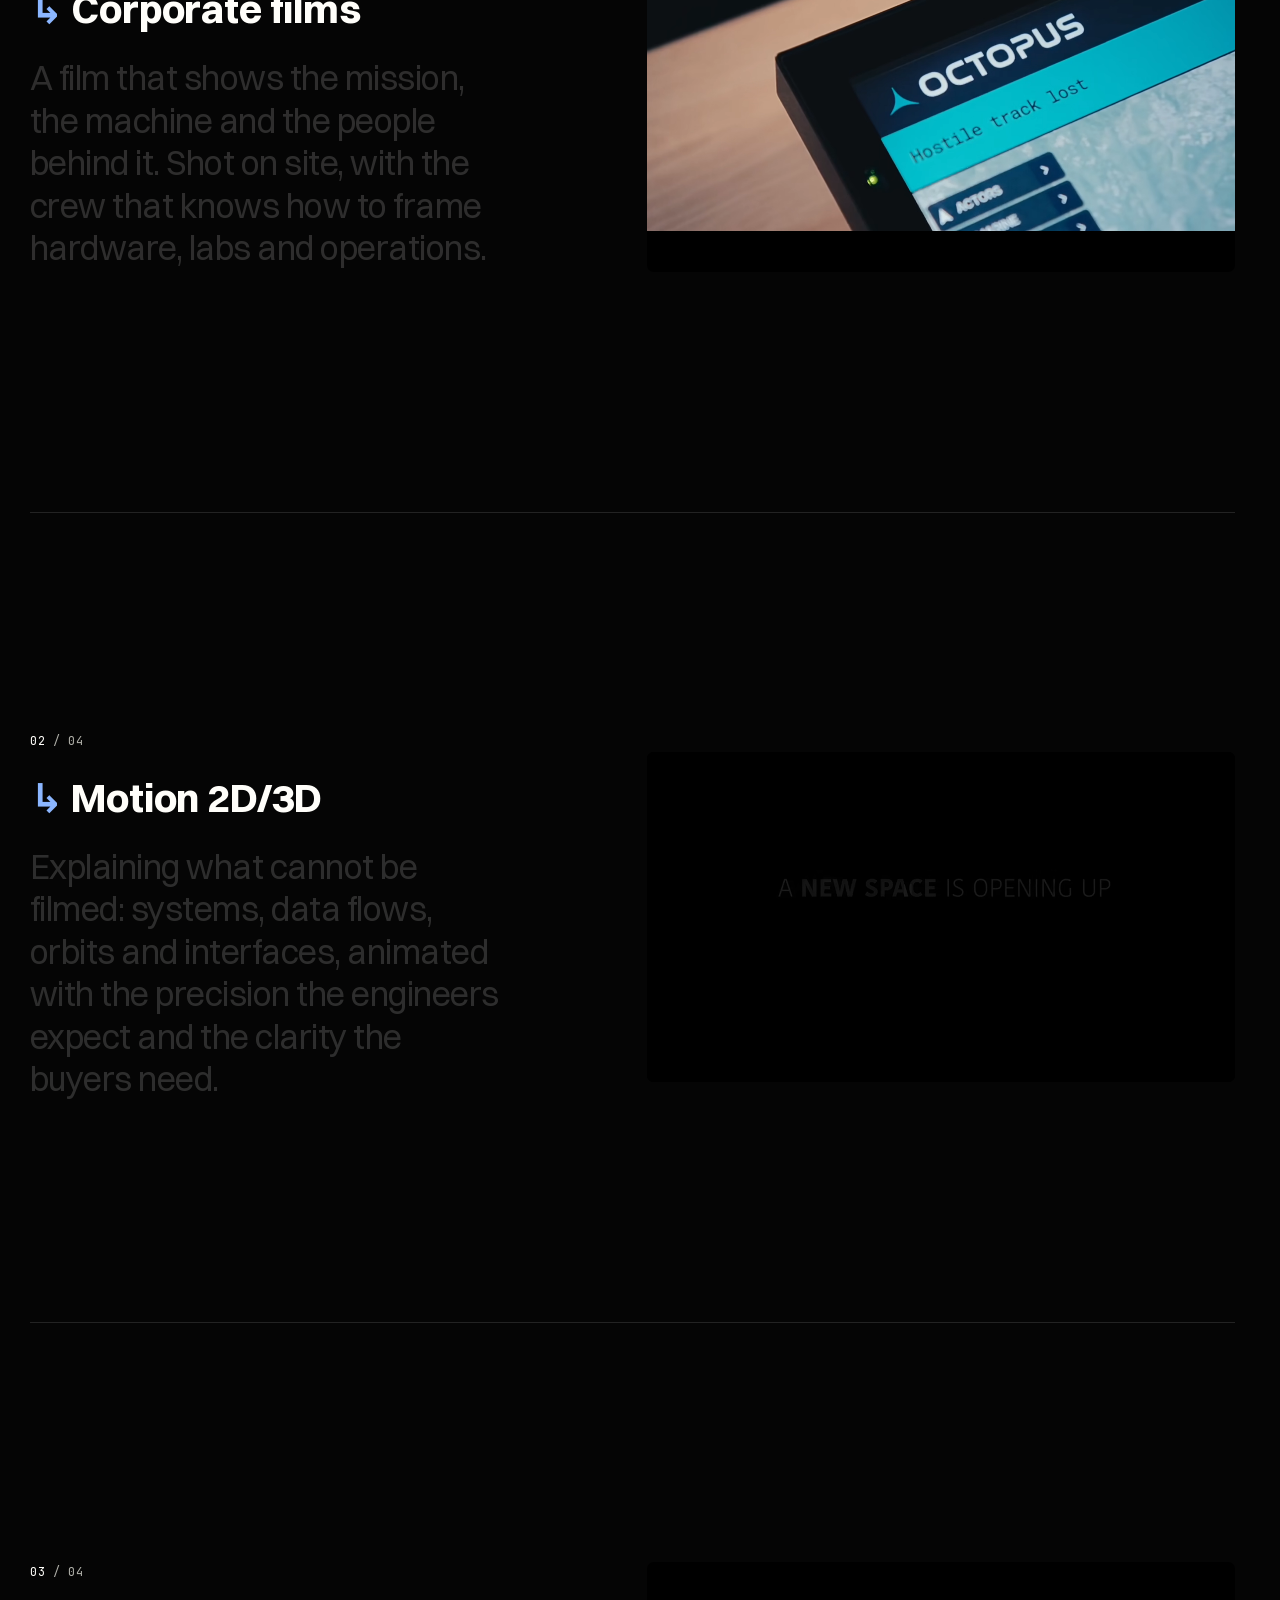
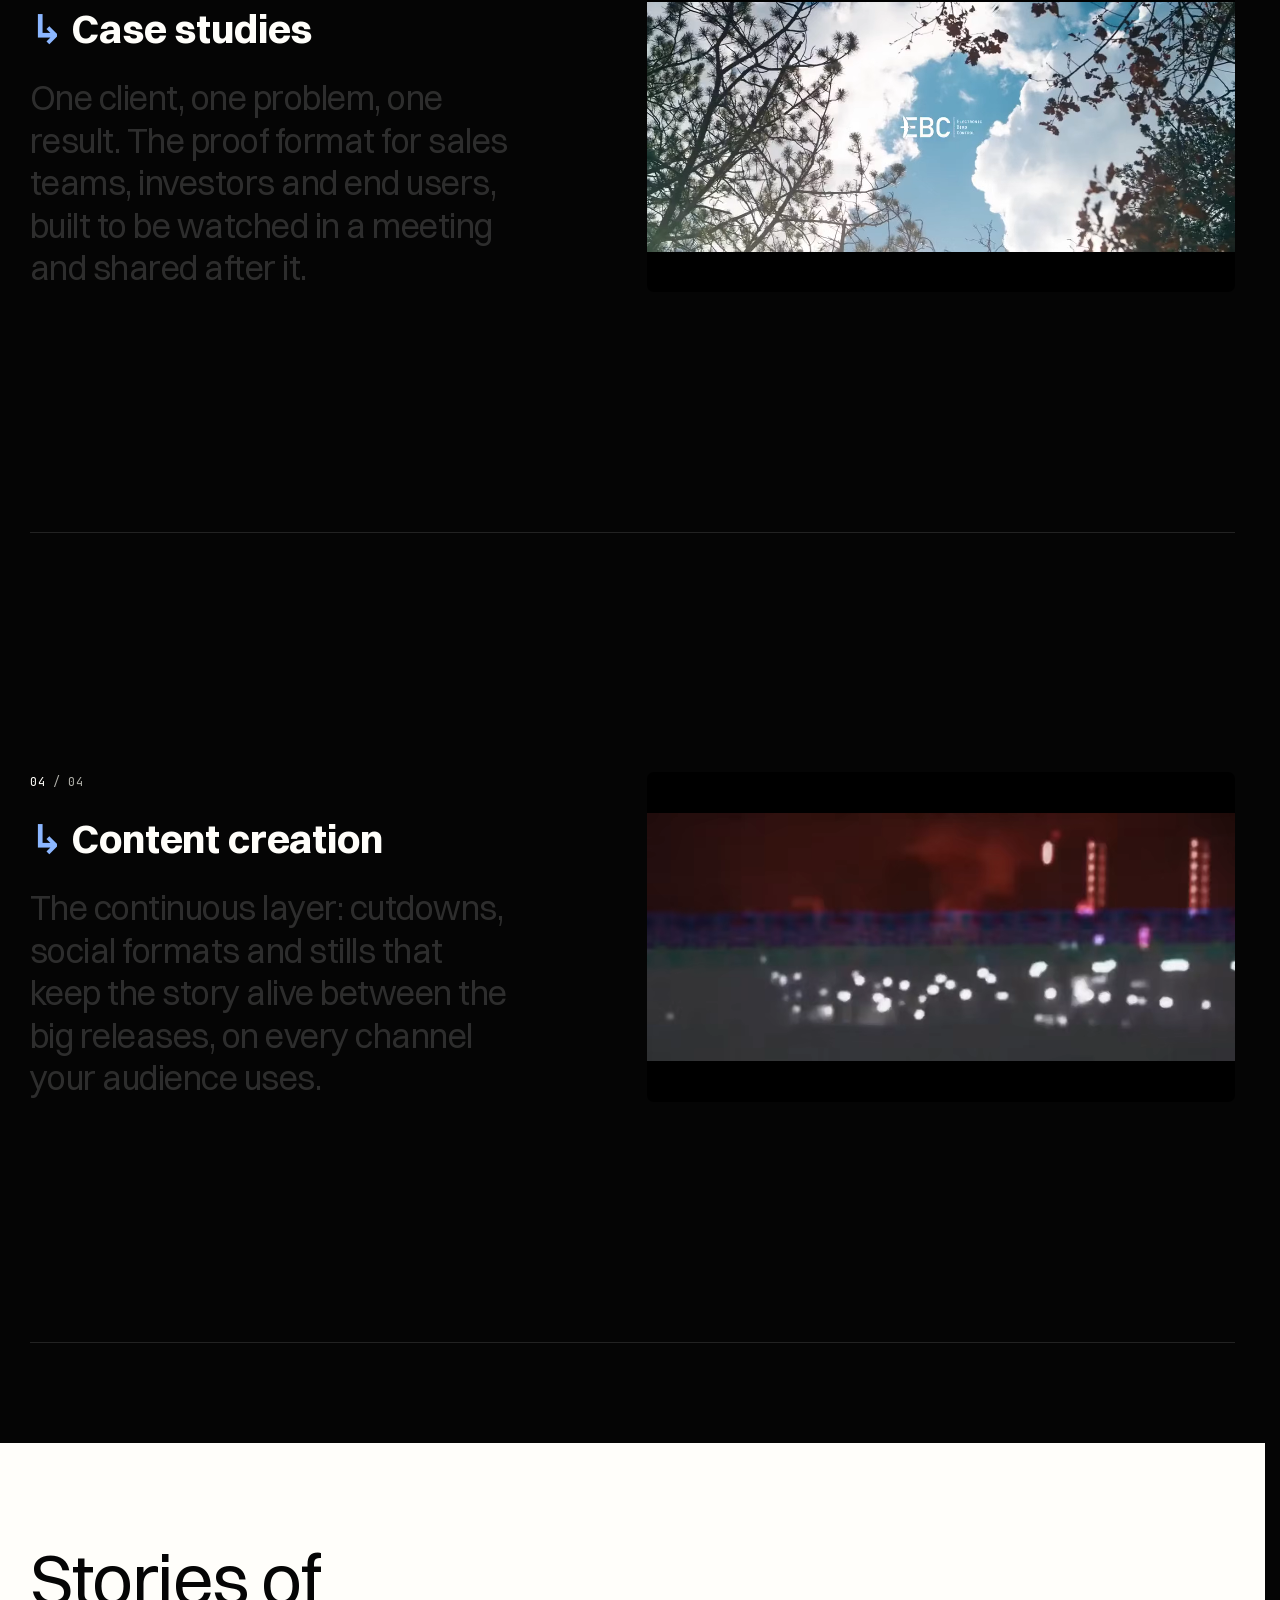
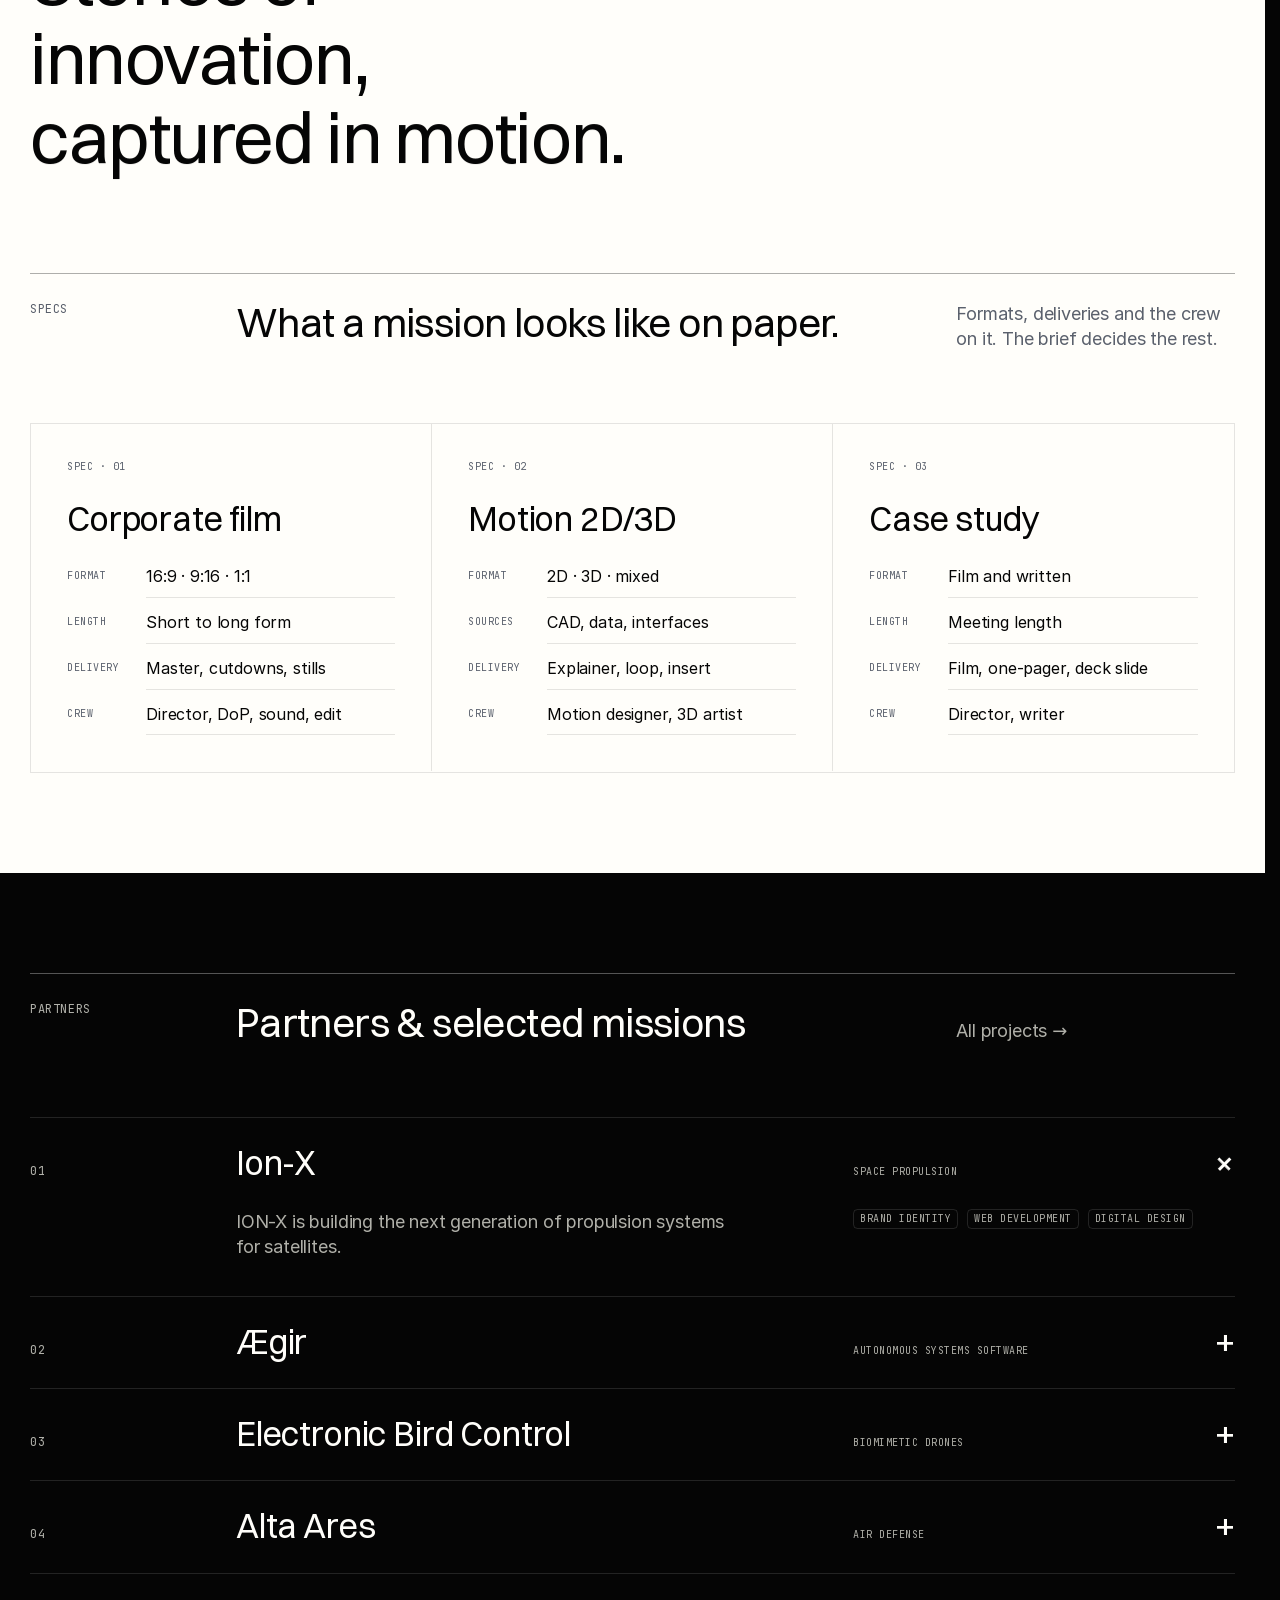
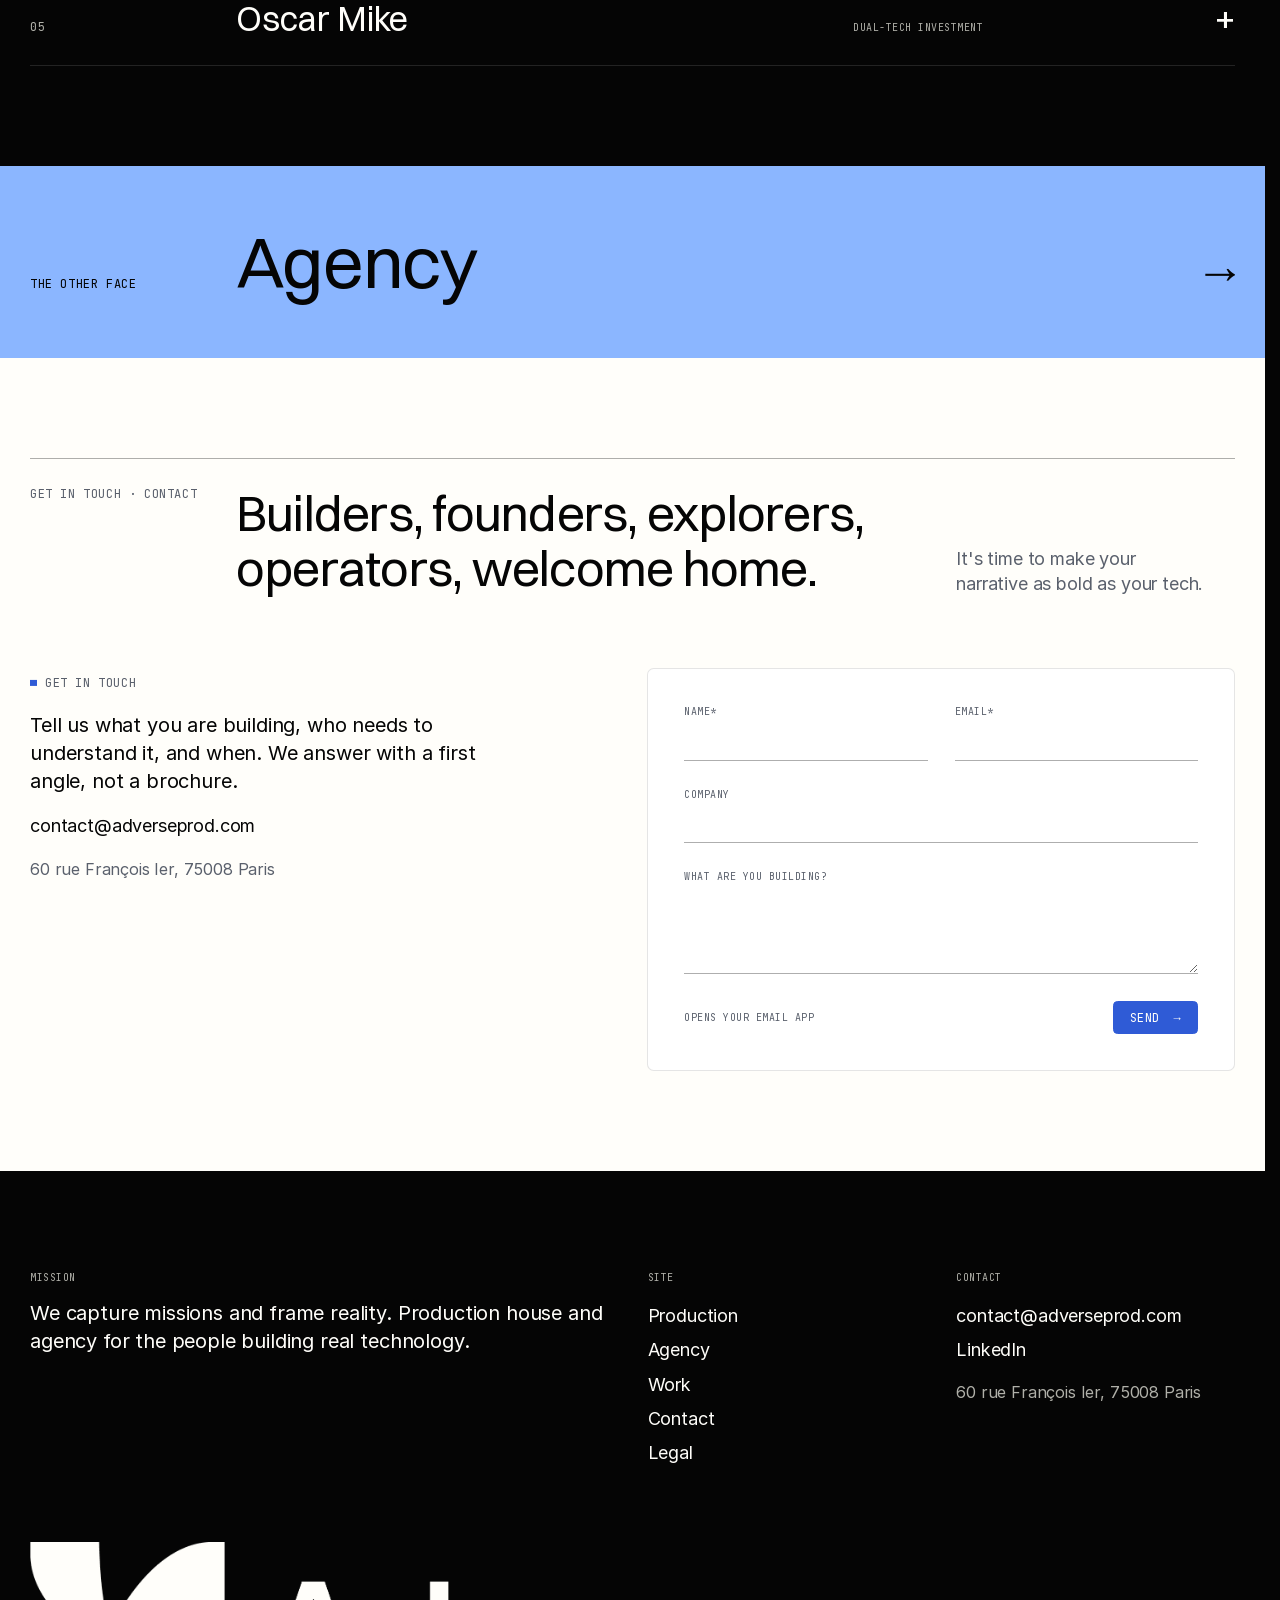
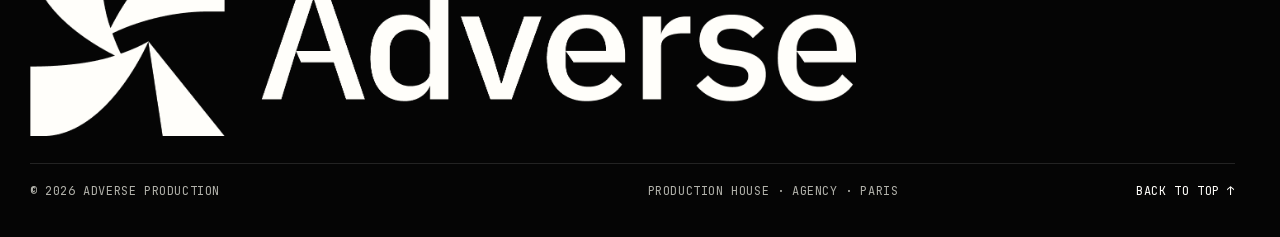
<file: production.html>
<!doctype html>
<html lang="en" class="no-js" data-accent="adverse">
<head>
<meta charset="utf-8">
<meta name="viewport" content="width=device-width, initial-scale=1">
<title>Production · Adverse Production</title>
<meta name="description" content="We produce impactful content that makes you unavoidable. Films, motion and case studies for the people building real technology, shot where it actually lives.">
<meta property="og:title" content="Production · Adverse Production"><meta property="og:description" content="We produce impactful content that makes you unavoidable. Films, motion and case studies for the people building real technology, shot where it actually lives."><meta property="og:type" content="website"><meta property="og:site_name" content="Adverse Production">
<meta property="og:image" content="https://raouf-hamouda.github.io/adverse-production/media/logo/og.png"><meta property="og:image:width" content="1200"><meta property="og:image:height" content="630"><meta property="og:image:alt" content="Adverse Production">
<meta property="og:image" content="https://raouf-hamouda.github.io/adverse-production/media/logo/og-square.png"><meta property="og:image:width" content="1200"><meta property="og:image:height" content="1200">
<meta name="twitter:card" content="summary_large_image"><meta name="twitter:image" content="https://raouf-hamouda.github.io/adverse-production/media/logo/og.png">
<link rel="icon" href="media/logo/favicon.svg?v=202610091014" type="image/svg+xml">
<link rel="icon" href="media/logo/favicon-32.png?v=202610091014" sizes="32x32" type="image/png">
<link rel="icon" href="media/logo/favicon-192.png?v=202610091014" sizes="192x192" type="image/png">
<link rel="apple-touch-icon" href="media/logo/apple-touch-icon.png">
<meta name="theme-color" content="#050505">
<link rel="stylesheet" href="css/fonts.css?v=202610091014">
<link rel="stylesheet" href="css/tokens.css?v=202610091014">
<link rel="stylesheet" href="css/base.css?v=202610091014">
<link rel="stylesheet" href="css/site.css?v=202610091014">
<link rel="preload" href="fonts/switzer-6IN5WOLRCYP4G4MOCOHOMXNON6Q7MDAR.woff2" as="font" type="font/woff2" crossorigin><link rel="preload" href="fonts/inter-vQyevYAyHtARFwPqUzQGpnDs.woff2" as="font" type="font/woff2" crossorigin><link rel="preload" href="fonts/jetbrainsmono-400.woff2" as="font" type="font/woff2" crossorigin><link rel="preload" href="fonts/jetbrainsmono-500.woff2" as="font" type="font/woff2" crossorigin><link rel="preload" href="media/web/77HFNbdqkvjyBUAGMFIzvGxGxUA.webp" as="image" fetchpriority="high">
<script src="js/lib/lenis.min.js" defer></script>
<script src="js/lib/gsap.min.js" defer></script>
<script src="js/lib/ScrollTrigger.min.js" defer></script>
<script src="js/app.js?v=202610091014" defer></script>
<script src="js/site.js?v=202610091014" defer></script>
</head>
<body data-theme="dark">
<div class="grid-lines" aria-hidden="true"></div>
<div class="loader" aria-hidden="true">
<div class="logo-stack"><div class="logo-anim"><svg class="mark" viewBox="0 0 470 470" aria-hidden="true"><path class="p p-tr" d="M428.50 0.19 L427.50 1.00 L421.50 1.00 L419.50 1.19 L418.50 2.00 L413.50 2.19 L412.50 3.00 L409.50 3.00 L407.50 4.00 L403.50 4.19 L402.50 5.00 L399.50 5.19 L398.50 6.00 L395.50 6.19 L394.50 7.00 L392.50 7.19 L391.50 8.00 L389.50 8.19 L388.50 9.00 L380.50 11.19 L377.50 13.00 L375.50 13.19 L370.50 16.00 L368.50 16.19 L363.50 19.00 L362.50 19.05 L361.50 20.00 L360.50 20.05 L359.50 21.00 L352.50 24.19 L350.50 26.00 L347.50 27.19 L345.50 29.00 L342.50 30.19 L337.50 34.00 L336.50 34.19 L334.50 36.00 L333.50 36.19 L331.50 38.00 L327.50 40.19 L324.50 43.00 L323.50 43.19 L320.50 46.00 L319.50 46.19 L315.50 50.00 L314.50 50.19 L309.50 55.00 L308.50 55.19 L300.50 63.00 L299.50 63.19 L284.05 78.50 L280.19 82.50 L280.00 83.50 L271.19 92.50 L271.00 93.50 L265.19 99.50 L265.00 100.50 L261.19 104.50 L261.00 105.50 L253.19 114.50 L253.00 115.50 L247.19 122.50 L245.00 126.50 L242.19 129.50 L240.00 133.50 L238.04 135.50 L238.00 136.50 L235.19 139.50 L235.00 140.50 L231.19 145.50 L230.00 148.50 L228.04 150.50 L228.00 151.50 L224.19 156.50 L223.00 159.50 L219.19 164.50 L218.00 167.50 L216.19 169.50 L215.00 172.50 L214.04 173.50 L214.00 174.50 L212.19 176.50 L211.00 179.50 L209.19 181.50 L207.00 186.50 L206.04 187.50 L206.00 188.50 L205.04 189.50 L205.00 190.50 L203.19 192.50 L201.00 197.50 L199.10 199.50 L183.34 226.50 L184.50 227.00 L185.50 226.06 L196.50 222.00 L197.50 221.03 L208.50 217.00 L209.50 216.01 L220.50 211.99 L221.50 211.00 L225.50 209.84 L228.50 208.09 L232.50 206.96 L233.50 206.00 L237.50 205.00 L238.50 204.00 L240.50 204.00 L243.50 202.00 L245.50 202.00 L246.50 201.00 L248.50 201.00 L249.50 200.00 L251.50 200.00 L252.50 199.00 L254.50 198.81 L255.50 198.00 L257.50 197.81 L258.50 197.00 L260.50 196.81 L261.50 196.00 L263.50 195.81 L264.50 195.00 L266.50 194.81 L270.50 193.00 L272.50 192.96 L273.50 192.00 L276.50 191.81 L277.50 191.00 L279.50 190.81 L280.50 190.00 L283.50 189.81 L287.50 188.00 L294.50 186.81 L295.50 186.00 L297.50 185.96 L298.50 185.00 L301.50 184.81 L302.50 184.00 L306.50 183.81 L307.50 183.00 L310.50 182.81 L311.50 182.00 L314.50 181.81 L315.50 181.00 L319.50 180.81 L320.50 180.00 L324.50 179.81 L325.50 179.00 L328.50 178.81 L329.50 178.00 L334.50 177.81 L335.50 177.00 L339.50 176.81 L340.50 176.00 L345.50 175.81 L346.50 175.00 L351.50 174.81 L352.50 174.00 L356.50 174.00 L358.50 173.81 L359.50 173.00 L365.50 172.81 L366.50 172.00 L374.50 171.81 L375.50 171.00 L383.50 170.81 L384.50 170.00 L396.50 169.81 L397.50 169.00 L418.50 168.81 L419.50 168.00 L469.50 168.00 L470.00 167.50 L470.00 0.50 L469.50 0.00 Z"/><path class="p p-tl" d="M1.50 0.00 L1.00 0.50 L1.00 44.50 L2.00 45.50 L2.00 52.50 L3.00 53.50 L3.00 58.50 L4.00 59.50 L4.00 64.50 L5.00 65.50 L5.00 68.50 L6.00 69.50 L6.00 72.50 L7.00 73.50 L7.00 76.50 L8.00 77.50 L8.00 79.50 L9.00 80.50 L9.00 82.50 L10.00 83.50 L10.00 85.50 L11.00 86.50 L11.00 88.50 L12.00 89.50 L12.00 91.50 L13.00 92.50 L13.00 94.50 L16.00 99.50 L16.00 101.50 L17.00 102.50 L17.00 103.50 L18.00 104.50 L18.00 105.50 L19.00 106.50 L19.00 107.50 L20.00 108.50 L20.00 109.50 L21.00 110.50 L21.00 111.50 L22.00 112.50 L22.00 113.50 L23.00 114.50 L23.00 115.50 L24.00 116.50 L25.00 119.50 L26.00 120.50 L26.00 121.50 L28.00 123.50 L29.00 126.50 L31.00 128.50 L32.00 131.50 L34.00 133.50 L34.00 134.50 L36.00 136.50 L36.00 137.50 L38.00 139.50 L38.00 140.50 L41.00 143.50 L41.00 144.50 L43.00 146.50 L43.00 147.50 L46.00 150.50 L46.00 151.50 L50.00 155.50 L50.00 156.50 L54.00 160.50 L54.00 161.50 L60.00 167.50 L60.00 168.50 L88.50 197.00 L89.50 197.00 L96.50 204.00 L97.50 204.00 L102.50 209.00 L103.50 209.00 L107.50 213.00 L108.50 213.00 L112.50 217.00 L113.50 217.00 L116.50 220.00 L117.50 220.00 L120.50 223.00 L121.50 223.00 L128.50 229.00 L129.50 229.00 L131.50 231.00 L132.50 231.00 L134.50 233.00 L135.50 233.00 L137.50 235.00 L138.50 235.00 L141.50 238.00 L142.50 238.00 L144.50 240.00 L147.50 241.00 L149.50 243.00 L150.50 243.00 L155.50 247.00 L158.50 248.00 L163.50 252.00 L166.50 253.00 L168.50 255.00 L169.50 255.00 L172.50 257.00 L173.50 257.00 L175.50 259.00 L176.50 259.00 L177.50 260.00 L180.50 261.00 L182.50 263.00 L183.50 263.00 L184.50 264.00 L185.50 264.00 L186.50 265.00 L189.50 266.00 L191.50 268.00 L192.50 268.00 L193.50 269.00 L194.50 269.00 L195.50 270.00 L196.50 270.00 L197.50 271.00 L198.50 271.00 L199.50 272.00 L200.50 272.00 L201.50 273.00 L204.50 274.00 L206.50 276.00 L209.50 277.00 L211.50 279.00 L212.50 279.00 L213.50 280.00 L214.50 280.00 L215.50 281.00 L216.50 281.00 L217.50 282.00 L218.50 282.00 L219.50 283.00 L220.50 283.00 L221.50 284.00 L224.50 285.00 L225.13 284.50 L224.83 283.50 L216.15 264.50 L207.18 242.50 L196.16 211.50 L186.25 177.50 L179.19 146.50 L174.17 116.50 L171.16 89.50 L169.44 53.50 L169.76 30.50 L168.00 29.50 L167.81 5.50 L167.00 4.50 L167.00 0.50 L166.50 0.00 Z"/><path class="p p-bl" d="M283.50 244.04 L252.50 257.73 L217.50 270.82 L181.50 281.81 L147.50 289.87 L119.50 294.83 L85.50 298.81 L70.50 299.86 L47.50 300.56 L20.50 300.06 L19.50 301.19 L16.50 301.19 L15.50 302.00 L1.50 302.00 L1.00 302.50 L1.00 469.50 L1.50 470.00 L44.50 470.00 L45.50 469.00 L53.50 469.00 L54.50 468.00 L59.50 468.00 L60.50 467.00 L64.50 467.00 L65.50 466.00 L69.50 466.00 L70.50 465.00 L73.50 465.00 L74.50 464.00 L76.50 464.00 L77.50 463.00 L79.50 463.00 L80.50 462.00 L83.50 462.00 L84.50 461.00 L86.50 461.00 L89.50 459.00 L91.50 459.00 L92.50 458.00 L94.50 458.00 L99.50 455.00 L101.50 455.00 L102.50 454.00 L103.50 454.00 L104.50 453.00 L105.50 453.00 L106.50 452.00 L107.50 452.00 L108.50 451.00 L109.50 451.00 L110.50 450.00 L111.50 450.00 L112.50 449.00 L113.50 449.00 L114.50 448.00 L117.50 447.00 L119.50 445.00 L120.50 445.00 L121.50 444.00 L124.50 443.00 L129.50 439.00 L132.50 438.00 L134.50 436.00 L135.50 436.00 L137.50 434.00 L138.50 434.00 L141.50 431.00 L142.50 431.00 L144.50 429.00 L145.50 429.00 L148.50 426.00 L149.50 426.00 L153.50 422.00 L154.50 422.00 L158.50 418.00 L159.50 418.00 L165.50 412.00 L166.50 412.00 L197.00 381.50 L197.00 380.50 L204.00 373.50 L204.00 372.50 L209.00 367.50 L209.00 366.50 L213.00 362.50 L213.00 361.50 L217.00 357.50 L217.00 356.50 L220.00 353.50 L220.00 352.50 L223.00 349.50 L223.00 348.50 L229.00 341.50 L229.00 340.50 L231.00 338.50 L231.00 337.50 L233.00 335.50 L233.00 334.50 L236.00 331.50 L236.00 330.50 L238.00 328.50 L238.00 327.50 L240.00 325.50 L240.00 324.50 L244.00 319.50 L245.00 316.50 L247.00 314.50 L247.00 313.50 L251.00 308.50 L252.00 305.50 L254.00 303.50 L255.00 300.50 L257.00 298.50 L258.00 295.50 L260.00 293.50 L260.00 292.50 L261.00 291.50 L262.00 288.50 L264.00 286.50 L264.00 285.50 L265.00 284.50 L265.00 283.50 L266.00 282.50 L267.00 279.50 L269.00 277.50 L269.00 276.50 L270.00 275.50 L270.00 274.50 L271.00 273.50 L271.00 272.50 L272.00 271.50 L272.00 270.50 L273.00 269.50 L273.00 268.50 L274.00 267.50 L274.00 266.50 L275.00 265.50 L275.00 264.50 L276.00 263.50 L276.00 262.50 L277.00 261.50 L277.00 260.50 L278.00 259.50 L278.00 258.50 L279.00 257.50 L279.00 256.50 L280.00 255.50 L280.00 254.50 L281.00 253.50 L281.00 252.50 L282.00 251.50 L282.00 250.50 L283.00 249.50 L284.00 246.50 L285.00 245.50 L284.50 243.68 Z"/><path class="p p-br" d="M287.50 242.00 L287.00 243.50 L287.19 245.50 L288.00 246.50 L288.19 252.50 L289.00 253.50 L289.19 258.50 L290.00 259.50 L290.19 265.50 L291.00 266.50 L291.19 271.50 L292.00 272.50 L292.00 276.50 L292.19 278.50 L293.00 279.50 L293.19 285.50 L294.00 286.50 L294.19 291.50 L295.00 292.50 L295.19 298.50 L296.00 299.50 L296.19 304.50 L297.00 305.50 L297.00 309.50 L297.19 311.50 L298.00 312.50 L298.19 318.50 L299.00 319.50 L299.19 324.50 L300.00 325.50 L300.19 331.50 L301.00 332.50 L301.19 337.50 L302.00 338.50 L302.00 342.50 L302.19 344.50 L303.00 345.50 L303.19 351.50 L304.00 352.50 L304.19 357.50 L305.00 358.50 L305.19 364.50 L306.00 365.50 L306.19 370.50 L307.00 371.50 L307.00 375.50 L307.19 377.50 L308.00 378.50 L308.19 384.50 L309.00 385.50 L309.19 390.50 L310.00 391.50 L310.19 397.50 L311.00 398.50 L311.19 403.50 L312.00 404.50 L312.19 410.50 L313.00 411.50 L313.19 416.50 L314.00 417.50 L314.19 423.50 L315.00 424.50 L315.19 430.50 L316.00 431.50 L316.19 436.50 L317.00 437.50 L317.19 443.50 L318.00 444.50 L318.19 449.50 L319.00 450.50 L319.19 456.50 L320.00 457.50 L320.19 463.50 L321.00 464.50 L321.19 469.50 L322.50 470.00 L469.50 470.00 L470.00 469.50 L469.81 468.50 L467.00 465.50 L466.81 464.50 L463.00 460.50 L462.81 459.50 L459.00 455.50 L458.81 454.50 L455.00 450.50 L454.81 449.50 L443.00 435.50 L442.81 434.50 L438.00 429.50 L437.81 428.50 L434.00 424.50 L433.81 423.50 L430.00 419.50 L429.81 418.50 L426.00 414.50 L425.81 413.50 L422.00 409.50 L421.81 408.50 L418.00 404.50 L417.81 403.50 L414.00 399.50 L413.81 398.50 L410.00 394.50 L409.81 393.50 L406.00 389.50 L405.81 388.50 L394.00 374.50 L393.81 373.50 L389.00 368.50 L388.81 367.50 L385.00 363.50 L384.81 362.50 L381.00 358.50 L380.81 357.50 L377.00 353.50 L376.81 352.50 L373.00 348.50 L372.81 347.50 L369.00 343.50 L368.81 342.50 L365.00 338.50 L364.81 337.50 L361.00 333.50 L360.81 332.50 L357.00 328.50 L356.81 327.50 L345.00 313.50 L344.81 312.50 L340.00 307.50 L339.81 306.50 L336.00 302.50 L335.81 301.50 L332.00 297.50 L331.81 296.50 L328.00 292.50 L327.81 291.50 L324.00 287.50 L323.81 286.50 L320.00 282.50 L319.81 281.50 L316.00 277.50 L315.81 276.50 L312.00 272.50 L311.81 271.50 L308.00 267.50 L307.81 266.50 L296.00 252.50 L295.81 251.50 Z"/></svg><div class="word"><div class="clip"><span class="l" style="left:-0.139%;top:-0.629%;width:17.582%;height:90.909%;--i:0"><img src="media/logo/letter_0.png" alt=""></span><span class="l" style="left:18.138%;top:-0.629%;width:13.343%;height:92.167%;--i:1"><img src="media/logo/letter_1.png" alt=""></span><span class="l" style="left:33.356%;top:26.109%;width:13.829%;height:64.171%;--i:2"><img src="media/logo/letter_2.png" alt=""></span><span class="l" style="left:47.811%;top:24.536%;width:13.482%;height:67.002%;--i:3"><img src="media/logo/letter_3.png" alt=""></span><span class="l" style="left:64.003%;top:26.109%;width:8.270%;height:64.171%;--i:4"><img src="media/logo/letter_4.png" alt=""></span><span class="l" style="left:73.037%;top:24.536%;width:11.883%;height:67.002%;--i:5"><img src="media/logo/letter_5.png" alt=""></span><span class="l" style="left:86.657%;top:24.536%;width:13.482%;height:67.002%;--i:6"><img src="media/logo/letter_6.png" alt=""></span></div></div></div><p class="loader-sub">Production</p></div>
<div class="meta"><span>Production · Paris</span><span><span data-pct>000</span> / 100</span></div><div class="bar"><i></i></div></div>
<nav class="nav" data-nav aria-label="Main">
  <a class="brand" href="index.html" aria-label="ADVERSE Production"><img class="logo" src="media/logo/logo_white.webp" alt="" width="400" height="94"><small>Production</small></a>
  <div class="nav-items"><a class="link" href="index.html"><span class="n">00</span>Home</a><a class="link" href="production.html" aria-current=page><span class="n">01</span>Production</a><a class="link" href="agency.html"><span class="n">02</span>Agency</a><a class="link" href="portfolio.html"><span class="n">03</span>Work</a><a class="link" href="contact.html"><span class="n">04</span>Contact</a></div>
  <button class="burger" aria-expanded="false" aria-controls="menu">Menu</button>
</nav>
<div class="menu" id="menu"><a class="item" href="index.html"><span class="n">00</span>Home</a><a class="item" href="production.html" aria-current=page><span class="n">01</span>Production</a><a class="item" href="agency.html"><span class="n">02</span>Agency</a><a class="item" href="portfolio.html"><span class="n">03</span>Work</a><a class="item" href="contact.html"><span class="n">04</span>Contact</a><div class="foot"><a class="btn btn-accent" href="contact.html">Get in touch <span class="arrow">→</span></a><a href="mailto:contact@adverseprod.com">contact@adverseprod.com</a><div class="meta"><a href="https://www.linkedin.com/company/adverse-production" target="_blank" rel="noopener">LinkedIn</a><span>Paris · France</span></div></div></div>
<main id="top">
<section class="mission-hero" data-theme="dark">
  <div class="bg"><video autoplay muted loop playsinline poster="media/web/77HFNbdqkvjyBUAGMFIzvGxGxUA.webp"><source media="(max-width: 1079.98px)" src="media/web/77HFNbdqkvjyBUAGMFIzvGxGxUA.p.av1.mp4" type='video/mp4; codecs="av01.0.05M.08"'><source media="(max-width: 1079.98px)" src="media/web/77HFNbdqkvjyBUAGMFIzvGxGxUA.p.hevc.mp4" type='video/mp4; codecs="hvc1.1.6.L93.B0"'><source media="(max-width: 1079.98px)" src="media/web/77HFNbdqkvjyBUAGMFIzvGxGxUA.p.mp4" type='video/mp4'><source src="media/web/77HFNbdqkvjyBUAGMFIzvGxGxUA.av1.mp4" type='video/mp4; codecs="av01.0.08M.08"'><source src="media/web/77HFNbdqkvjyBUAGMFIzvGxGxUA.mp4" type="video/mp4"></video></div>
  <div class="container stack-l">
    <p class="short" data-reveal>[PRODUCTION]</p>
    <h1 class="display-1" data-reveal="0.1">Production</h1>
    <p class="statement" data-reveal="0.2">We produce impactful content that makes you unavoidable. Films, motion and case studies for the people building real technology, shot where it actually lives.</p>
    <p class="caption" data-reveal="0.3">The production house. Shot where the technology lives.</p>
  </div>
</section>
<section class="section" data-theme="dark">
  <div class="container caps"><h4>Capabilities</h4><ul><li><a href="#films"><span><span class="i">01</span>Corporate films</span></a></li><li><a href="#motion"><span><span class="i">02</span>Motion 2D/3D</span></a></li><li><a href="#case-studies"><span><span class="i">03</span>Case studies</span></a></li><li><a href="#content"><span><span class="i">04</span>Content creation</span></a></li></ul></div>
</section>
<div class="chap-wrap">
<div class="chap-counter" data-theme="dark"><span><b data-cur>01</b> / 04</span><span class="bar"><i></i></span><span data-name></span></div>
<section class="section" data-theme="dark" style="padding-top:0">
  <div class="container"><article class="chapter" id="films" data-title="Corporate films">
      <div class="txt"><p class="idx"><b>01</b> / 04</p><h3 class="ttl">Corporate films</h3><p class="words">A film that shows the mission, the machine and the people behind it. Shot on site, with the crew that knows how to frame hardware, labs and operations.</p></div>
      <div class="media"><video data-hover data-auto muted loop playsinline preload="none" poster="media/web/DfV5AunM2CfP4O7u4KkjLI46Qvk.webp"><source media="(max-width: 1079.98px)" src="media/web/DfV5AunM2CfP4O7u4KkjLI46Qvk.p.av1.mp4" type='video/mp4; codecs="av01.0.05M.08"'><source media="(max-width: 1079.98px)" src="media/web/DfV5AunM2CfP4O7u4KkjLI46Qvk.p.hevc.mp4" type='video/mp4; codecs="hvc1.1.6.L93.B0"'><source media="(max-width: 1079.98px)" src="media/web/DfV5AunM2CfP4O7u4KkjLI46Qvk.p.mp4" type='video/mp4'><source src="media/web/DfV5AunM2CfP4O7u4KkjLI46Qvk.av1.mp4" type='video/mp4; codecs="av01.0.08M.08"'><source src="media/web/DfV5AunM2CfP4O7u4KkjLI46Qvk.mp4" type="video/mp4"></video></div>
    </article><article class="chapter" id="motion" data-title="Motion 2D/3D">
      <div class="txt"><p class="idx"><b>02</b> / 04</p><h3 class="ttl">Motion 2D/3D</h3><p class="words">Explaining what cannot be filmed: systems, data flows, orbits and interfaces, animated with the precision the engineers expect and the clarity the buyers need.</p></div>
      <div class="media"><video data-hover data-auto muted loop playsinline preload="none" poster="media/web/JdtwA32k85z1Avn3bOagHdtlM8U.webp"><source media="(max-width: 1079.98px)" src="media/web/JdtwA32k85z1Avn3bOagHdtlM8U.p.av1.mp4#t=14" type='video/mp4; codecs="av01.0.05M.08"'><source media="(max-width: 1079.98px)" src="media/web/JdtwA32k85z1Avn3bOagHdtlM8U.p.hevc.mp4#t=14" type='video/mp4; codecs="hvc1.1.6.L93.B0"'><source media="(max-width: 1079.98px)" src="media/web/JdtwA32k85z1Avn3bOagHdtlM8U.p.mp4#t=14" type='video/mp4'><source src="media/web/JdtwA32k85z1Avn3bOagHdtlM8U.av1.mp4#t=14" type='video/mp4; codecs="av01.0.08M.08"'><source src="media/web/JdtwA32k85z1Avn3bOagHdtlM8U.mp4#t=14" type="video/mp4"></video></div>
    </article><article class="chapter" id="case-studies" data-title="Case studies">
      <div class="txt"><p class="idx"><b>03</b> / 04</p><h3 class="ttl">Case studies</h3><p class="words">One client, one problem, one result. The proof format for sales teams, investors and end users, built to be watched in a meeting and shared after it.</p></div>
      <div class="media"><video data-hover data-auto muted loop playsinline preload="none" poster="media/web/q1g7qWRhrfDlzrMSrGk5NP3Iy0A.webp"><source media="(max-width: 1079.98px)" src="media/web/q1g7qWRhrfDlzrMSrGk5NP3Iy0A.p.av1.mp4" type='video/mp4; codecs="av01.0.05M.08"'><source media="(max-width: 1079.98px)" src="media/web/q1g7qWRhrfDlzrMSrGk5NP3Iy0A.p.hevc.mp4" type='video/mp4; codecs="hvc1.1.6.L93.B0"'><source media="(max-width: 1079.98px)" src="media/web/q1g7qWRhrfDlzrMSrGk5NP3Iy0A.p.mp4" type='video/mp4'><source src="media/web/q1g7qWRhrfDlzrMSrGk5NP3Iy0A.av1.mp4" type='video/mp4; codecs="av01.0.08M.08"'><source src="media/web/q1g7qWRhrfDlzrMSrGk5NP3Iy0A.mp4" type="video/mp4"></video></div>
    </article><article class="chapter" id="content" data-title="Content creation">
      <div class="txt"><p class="idx"><b>04</b> / 04</p><h3 class="ttl">Content creation</h3><p class="words">The continuous layer: cutdowns, social formats and stills that keep the story alive between the big releases, on every channel your audience uses.</p></div>
      <div class="media"><video data-hover data-auto muted loop playsinline preload="none" poster="media/web/297sMiCIamDrkrysOmgl7uXzYs.webp"><source media="(max-width: 1079.98px)" src="media/web/297sMiCIamDrkrysOmgl7uXzYs.p.av1.mp4#t=22.5" type='video/mp4; codecs="av01.0.05M.08"'><source media="(max-width: 1079.98px)" src="media/web/297sMiCIamDrkrysOmgl7uXzYs.p.hevc.mp4#t=22.5" type='video/mp4; codecs="hvc1.1.6.L93.B0"'><source media="(max-width: 1079.98px)" src="media/web/297sMiCIamDrkrysOmgl7uXzYs.p.mp4#t=22.5" type='video/mp4'><source src="media/web/297sMiCIamDrkrysOmgl7uXzYs.av1.mp4#t=22.5" type='video/mp4; codecs="av01.0.08M.08"'><source src="media/web/297sMiCIamDrkrysOmgl7uXzYs.mp4#t=22.5" type="video/mp4"></video></div>
    </article></div>
</section>
</div>
<section class="statement" data-theme="light" style="background:var(--bg);color:var(--fg)">
  <div class="container"><span class="sp" data-reveal="0.00">Stories of</span><span class="sp" data-reveal="0.08">innovation,</span><span class="sp" data-reveal="0.16">captured in motion.</span></div>
</section>
<section class="section" data-theme="light" style="padding-top:0">
  <div class="container">
    <div class="sec-head"><span class="num">Specs</span><h2 class="ttl h2">What a mission looks like on paper.</h2><p class="aside">Formats, deliveries and the crew on it. The brief decides the rest.</p></div>
    <div class="specs"><div class="spec-card" data-reveal="0.00"><span class="k">Spec · 01</span><p class="card-title">Corporate film</p><dl><dt>Format</dt><dd>16:9 · 9:16 · 1:1</dd><dt>Length</dt><dd>Short to long form</dd><dt>Delivery</dt><dd>Master, cutdowns, stills</dd><dt>Crew</dt><dd>Director, DoP, sound, edit</dd></dl></div><div class="spec-card" data-reveal="0.06"><span class="k">Spec · 02</span><p class="card-title">Motion 2D/3D</p><dl><dt>Format</dt><dd>2D · 3D · mixed</dd><dt>Sources</dt><dd>CAD, data, interfaces</dd><dt>Delivery</dt><dd>Explainer, loop, insert</dd><dt>Crew</dt><dd>Motion designer, 3D artist</dd></dl></div><div class="spec-card" data-reveal="0.12"><span class="k">Spec · 03</span><p class="card-title">Case study</p><dl><dt>Format</dt><dd>Film and written</dd><dt>Length</dt><dd>Meeting length</dd><dt>Delivery</dt><dd>Film, one-pager, deck slide</dd><dt>Crew</dt><dd>Director, writer</dd></dl></div></div>
  </div>
</section>
<section class="section" data-theme="dark">
  <div class="container">
    <div class="sec-head"><span class="num">Partners</span><h2 class="ttl h2">Partners &amp; selected missions</h2><a class="aside link" href="portfolio.html">All projects →</a></div>
    <div class="accordion"><details class="acc" open><summary><span class="k">01</span><span class="t">Ion-X</span><span class="s">Space propulsion</span><span class="plus">+</span></summary>
      <div class="body"><p>ION-X is building the next generation of propulsion systems for satellites.</p><div class="tags"><span class="tag">Brand identity</span><span class="tag">Web development</span><span class="tag">Digital design</span></div></div></details><details class="acc"><summary><span class="k">02</span><span class="t">Ægir</span><span class="s">Autonomous systems software</span><span class="plus">+</span></summary>
      <div class="body"><p>ÆGIR is developing command-and-control software for autonomous systems, integrating advanced data-fusion capabilities.</p><div class="tags"><span class="tag">Brand identity</span><span class="tag">Web development</span><span class="tag">Video</span></div></div></details><details class="acc"><summary><span class="k">03</span><span class="t">Electronic Bird Control</span><span class="s">Biomimetic drones</span><span class="plus">+</span></summary>
      <div class="body"><p>Electronic Bird Control develops biomimetic drone solutions such as the E-Raptor, designed to deter bird nuisances and provide innovative aerial surveillance capabilities.</p><div class="tags"><span class="tag">Brand identity</span><span class="tag">Video</span><span class="tag">Motion design</span></div></div></details><details class="acc"><summary><span class="k">04</span><span class="t">Alta Ares</span><span class="s">Air defense</span><span class="plus">+</span></summary>
      <div class="body"><p>Alta Ares develops AI-powered, real-time drone detection and guidance systems, operating on the edge without cloud dependency.</p><div class="tags"><span class="tag">Video</span><span class="tag">Motion design</span></div></div></details><details class="acc"><summary><span class="k">05</span><span class="t">Oscar Mike</span><span class="s">Dual-tech investment</span><span class="plus">+</span></summary>
      <div class="body"><p>Oscar Mike is a dual-tech investment fund.</p><div class="tags"><span class="tag">Video</span></div></div></details></div>
  </div>
</section>
<a class="section section-s band" data-theme="accent" href="agency.html">
  <div class="container"><span class="k">The other face</span><span class="t">Agency</span><span class="go" aria-hidden="true">→</span></div>
</a>
<section class="section" data-theme="light" id="contact">
  <div class="container">
    <div class="sec-head"><span class="num">Get in touch · Contact</span><h2 class="ttl h1">Builders, founders, explorers, operators, welcome home.</h2><p class="aside">It&#x27;s time to make your narrative as bold as your tech.</p></div>
    <div class="contact-block">
      <div class="lead stack">
        <p class="eyebrow">Get in touch</p>
        <p class="body-l measure-l">Tell us what you are building, who needs to understand it, and when. We answer with a first angle, not a brochure.</p>
        <p><a class="link" href="mailto:contact@adverseprod.com">contact@adverseprod.com</a></p>
        <p class="body-s muted">60 rue François Ier, 75008 Paris</p>
      </div>
      <div class="form-wrap">
        <form class="form" data-mailto="contact@adverseprod.com" data-endpoint="">
          <div class="field"><label for="f-name">Name*</label><input id="f-name" name="name" type="text" required autocomplete="name"></div>
          <div class="field"><label for="f-email">Email*</label><input id="f-email" name="email" type="email" required autocomplete="email"></div>
          <div class="field full"><label for="f-company">Company</label><input id="f-company" name="company" type="text" autocomplete="organization"></div>
          <div class="field full"><label for="f-msg">What are you building?</label><textarea id="f-msg" name="message"></textarea></div>
          <input class="hp" type="text" name="website" tabindex="-1" autocomplete="off" aria-hidden="true">
          <div class="full row between"><span class="note" role="status">Opens your email app</span><button class="btn btn-accent" type="submit">Send <span class="arrow">→</span></button></div>
        </form>
      </div>
    </div>
  </div>
</section>
</main>
<footer class="section footer" data-theme="dark">
  <div class="container">
    <div class="cols">
      <div class="col wide"><p class="title">Mission</p><p class="body-l measure-l">We capture missions and frame reality. Production house and agency for the people building real technology.</p></div>
      <div class="col"><p class="title">Site</p><a class="link" href="production.html">Production</a><a class="link" href="agency.html">Agency</a><a class="link" href="portfolio.html">Work</a><a class="link" href="contact.html">Contact</a><a class="link" href="legal.html">Legal</a></div>
      <div class="col"><p class="title">Contact</p><a class="link" href="mailto:contact@adverseprod.com">contact@adverseprod.com</a><a class="link" href="https://www.linkedin.com/company/adverse-production" target="_blank" rel="noopener">LinkedIn</a><p class="body-s muted" style="margin-top:var(--s-3)">60 rue François Ier, 75008 Paris</p></div>
    </div>
    <div class="big" role="img" aria-label="ADVERSE"></div>
    <div class="legal caption"><span class="c">© 2026 Adverse Production</span><span class="t">Production house · Agency · Paris</span><a class="top" href="#top">Back to top <span aria-hidden="true">↑</span></a></div>
  </div>
</footer>
</body></html>
</file>
<file: css/fonts.css>
/* Switzer (Fontshare, free) + Inter, copied from the current Adverse site */
@font-face{font-family:"Inter";src:url("../fonts/inter-1ZFS7N918ojhhd0nQWdj3jz4w.woff2") format("woff2");font-weight:600;font-style:normal;font-display:swap}
@font-face{font-family:"Inter";src:url("../fonts/inter-GrgcKwrN6d3Uz8EwcLHZxwEfC4.woff2") format("woff2");font-weight:400;font-style:normal;font-display:swap}
@font-face{font-family:"Inter";src:url("../fonts/inter-UjlFhCnUjxhNfep4oYBPqnEssyo.woff2") format("woff2");font-weight:500;font-style:normal;font-display:swap}
@font-face{font-family:"Inter";src:url("../fonts/inter-Z4sGWU2OKBoXPWulb5P25vULA.woff2") format("woff2");font-weight:200;font-style:normal;font-display:swap}
@font-face{font-family:"Inter";src:url("../fonts/inter-ia3uin3hQWqDrVloC1zEtYHWw.woff2") format("woff2");font-weight:700;font-style:italic;font-display:swap}
@font-face{font-family:"Inter";src:url("../fonts/inter-pKRFNWFoZl77qYCAIp84lN1h944.woff2") format("woff2");font-weight:400;font-style:italic;font-display:swap}
@font-face{font-family:"Inter";src:url("../fonts/inter-syRNPWzAMIrcJ3wIlPIP43KjQs.woff2") format("woff2");font-weight:700;font-style:normal;font-display:swap}
@font-face{font-family:"Inter";src:url("../fonts/inter-vQyevYAyHtARFwPqUzQGpnDs.woff2") format("woff2");font-weight:400;font-style:normal;font-display:swap}
@font-face{font-family:"Inter";src:url("../fonts/inter-yDtI2UI8XcEg1W2je9XPN3Noo.woff2") format("woff2");font-weight:600;font-style:normal;font-display:swap}
@font-face{font-family:"Switzer";src:url("../fonts/switzer-6IN5WOLRCYP4G4MOCOHOMXNON6Q7MDAR.woff2") format("woff2");font-weight:400 ;font-style:normal;font-display:swap}
@font-face{font-family:"Switzer";src:url("../fonts/switzer-6XPIMU23OJVRY676OG5YVJMWEHWICATX.woff2") format("woff2");font-weight:500 ;font-style:normal;font-display:swap}
@font-face{font-family:"Switzer";src:url("../fonts/switzer-A7AS3UPAGLC7MDVC67SBNTE5FGF2Z2RG.woff2") format("woff2");font-weight:700 ;font-style:italic;font-display:swap}
@font-face{font-family:"Switzer";src:url("../fonts/switzer-C6VLICDGQWYKV6YT65TM5G3OVN4AOZBN.woff2") format("woff2");font-weight:500 ;font-style:italic;font-display:swap}
@font-face{font-family:"Switzer";src:url("../fonts/switzer-H5EOHLIZH5K7IZK6SGYJI75L4KV6FUO7.woff2") format("woff2");font-weight:300 ;font-style:normal;font-display:swap}
@font-face{font-family:"Switzer";src:url("../fonts/switzer-O2INHB7RBA62NQZWIAP3RS5WRI4PR4T5.woff2") format("woff2");font-weight:200 ;font-style:normal;font-display:swap}
@font-face{font-family:"Switzer";src:url("../fonts/switzer-O34WRFYO7JNWEBBA2LRV2XYRUSYXYDKH.woff2") format("woff2");font-weight:400 ;font-style:italic;font-display:swap}
@font-face{font-family:"Switzer";src:url("../fonts/switzer-RIR2QY5RYWK7P7XPEQY25M7LKF37GJDV.woff2") format("woff2");font-weight:200 ;font-style:italic;font-display:swap}
@font-face{font-family:"Switzer";src:url("../fonts/switzer-VIBEJS7WAALPI7YO7IOVGRTLMVQJ5RTQ.woff2") format("woff2");font-weight:300 ;font-style:italic;font-display:swap}
@font-face{font-family:"Switzer";src:url("../fonts/switzer-Y7SCNZJOT2MW5ADSGOFLDGH4TNL4JCQY.woff2") format("woff2");font-weight:700 ;font-style:normal;font-display:swap}
@font-face{font-family:"Switzer";src:url("../fonts/switzer-YS3VPNVO4B3TOJMEXDGFZQ4TLZGGSRZC.woff2") format("woff2");font-weight:600 ;font-style:normal;font-display:swap}
/* JetBrains Mono (OFL) */
@font-face{font-family:"JetBrains Mono";src:url("../fonts/jetbrainsmono-400.woff2") format("woff2");font-weight:400;font-style:normal;font-display:swap}
@font-face{font-family:"JetBrains Mono";src:url("../fonts/jetbrainsmono-500.woff2") format("woff2");font-weight:500;font-style:normal;font-display:swap}
</file>
<file: css/tokens.css>
/* ============================================================
   ADVERSE  ·  design tokens  ·  v0.1 (6 Sept 2026)
   The mix of three measured systems:
   PALANTIR  -> 18px root, headline/body/caption ramp, per-section theming (light/dark/gray + accent),
                6/10/12 grid with 10/15/30 gutters, 60/80/100 section rhythm, cubic easings, 1440 content width
   ANDURIL   -> near-black ink, warm paper, stone greys, one acid signal colour, micro tracking,
                300ms ease-out, 12 columns, 1.5s loader, digit roller, Lenis smooth scroll
   APPLIED   -> mono label layer, 4px spacing scale, radius scale, visible grid lines,
                header clearance, 1920 container, 150ms standard easing, 53rem article width
   ============================================================ */
:root {
  /* ---------- fonts (Switzer + Inter are what Adverse already uses; the paid fonts stay as fallbacks) */
  --font-display: "Switzer", "Alliance No.1", "Helvetica Now Display", system-ui, -apple-system, sans-serif;
  --font-text:    "Inter", "Alliance No.2", system-ui, -apple-system, sans-serif;
  --font-mono:    "JetBrains Mono", "Applied Mono", ui-monospace, SFMono-Regular, Menlo, monospace;

  /* ---------- type ramp (root = 18px) */
  --display-1: 5.5556rem;   /* 100 */
  --display-2: 4rem;        /*  72 */
  --h1: 2.7778rem;          /*  50 */
  --h2: 2.2222rem;          /*  40 */
  --h3: 1.8889rem;          /*  34 */
  --body-l: 1.1111rem;      /*  20 */
  --body: 1rem;             /*  18 */
  --body-s: .8889rem;       /*  16 */
  --caption: .6667rem;      /*  12 */
  --overline: .5556rem;     /*  10 */
  --lh-display: 1; --lh-heading: 1.1; --lh-body: 1.4; --lh-caption: 1.6;
  --track-display: -.02em; --track-heading: -.015em; --track-body: -.009em; --track-caps: .05em;
  --w-light: 300; --w-regular: 400; --w-medium: 500; --w-bold: 700;

  /* ---------- palette */
  --ink: #050505; --ink-2: #111111; --ink-3: #272a30; --ink-4: #2f3234;
  --paper: #fffefa; --paper-2: #f1f0ea; --paper-3: #e5e5e5;
  --stone: #b0b0a9; --gray: #5a606c; --gray-2: #969696; --gray-3: #bec2cb; --gray-4: #565654;
  --acid: #dff140; --mint: #a6f2cc; --blue: #4e8af7; --blue-2: #006cfa; --salmon: #f2c4bf; --gold: #8c7847; --green: #2b5945;
  --error: #ff4136;
  --vermilion: #ff4f1d; --sky: #8bb6ff; --sky-deep: #2f5bd6;   /* the two ends of Adverse's own brand gradient; sky-deep = the same blue for light backgrounds */

  /* ---------- roles (dark is the default, sections re-theme with data-theme) */
  --accent: var(--acid);
  --accent-2: var(--accent);   /* accent = what you act on, accent-2 = markers and labels */
  --bg: var(--ink); --bg-2: var(--ink-2);
  --fg: var(--paper); --fg-2: var(--paper-2); --fg-muted: var(--stone);
  --line: rgba(255,255,255,.12); --line-strong: rgba(255,255,255,.32);
  --accent-05: color-mix(in srgb, var(--accent) 5%, transparent);
  --accent-10: color-mix(in srgb, var(--accent) 10%, transparent);
  --on-accent: var(--ink);

  /* ---------- layout */
  --cols: 12; --gutter: 1.6667rem; --margin: 1.6667rem;
  --max: 80rem; --container-max: 120rem; --article: 53rem; --breakout: 78rem;
  --content-x: max(calc((100% - var(--max)) / 2), var(--margin));
  --section-y: 5.5556rem; --header-clearance: 6.25rem; --nav-h: 4rem;

  /* ---------- spacing (4px) + radius */
  --s-1: .25rem; --s-2: .5rem; --s-3: .75rem; --s-4: 1rem; --s-5: 1.5rem; --s-6: 2rem; --s-7: 3rem; --s-8: 4rem; --s-9: 6rem; --s-10: 8rem;
  --r-sm: .25rem; --r-md: .375rem; --r-lg: .5rem; --r-xl: .75rem;

  /* ---------- motion */
  --d-fast: 150ms; --d-base: 300ms; --d-slow: 500ms; --d-reveal: 900ms; --d-loader: 1500ms;
  --ease-out: cubic-bezier(.215,.61,.355,1);
  --ease-in: cubic-bezier(.55,.055,.675,.19);
  --ease-in-out: cubic-bezier(.645,.045,.355,1);
  --ease-std: cubic-bezier(.4,0,.2,1);
  --ease-soft: cubic-bezier(.215,.62,.34,1);
  --ease-back: cubic-bezier(.68,-.55,.265,1.55);
}

/* ---------- breakpoints: 630 / 855 / 1080 / 1620 (Palantir) + 1920 wide */
@media (max-width: 1079.98px) {
  :root { --cols: 10; --gutter: .8333rem; --margin: 1.1111rem; --section-y: 4.4444rem; --header-clearance: 5rem;
          --display-1: 4rem; --display-2: 2.7778rem; --h1: 2.2222rem; --h2: 1.8889rem; --h3: 1.5556rem; }
}
@media (max-width: 629.98px) {
  :root { --cols: 6; --gutter: .5556rem; --section-y: 3.3333rem; --header-clearance: 4rem; --nav-h: 3.5rem;
          --display-1: 2.4444rem; --display-2: 2.1111rem; --h1: 1.8889rem; --h2: 1.6667rem; --h3: 1.3333rem; --body-l: 1rem; }
}
@media (min-width: 1920px) {
  :root { --display-1: 6.6667rem; --display-2: 4.4444rem; }
}

/* ---------- section themes */
[data-theme="dark"]  { --bg: var(--ink);     --bg-2: var(--ink-2);   --fg: var(--paper); --fg-2: var(--paper-2); --fg-muted: var(--stone);
                       --line: rgba(255,255,255,.12); --line-strong: rgba(255,255,255,.32); color-scheme: dark; }
[data-theme="light"] { --bg: var(--paper);   --bg-2: #ffffff;        --fg: var(--ink);   --fg-2: var(--ink-3);   --fg-muted: var(--gray);
                       --line: rgba(5,5,5,.1);        --line-strong: rgba(5,5,5,.32);        color-scheme: light; }
[data-theme="gray"]  { --bg: var(--paper-3); --bg-2: var(--paper-2); --fg: var(--ink);   --fg-2: var(--ink-3);   --fg-muted: var(--gray);
                       --line: rgba(5,5,5,.12);       --line-strong: rgba(5,5,5,.36);        color-scheme: light; }
[data-theme="accent"]{ --bg: var(--accent);  --bg-2: var(--accent);  --fg: var(--ink);   --fg-2: var(--ink-3);   --fg-muted: var(--ink-4);
                       --line: rgba(5,5,5,.15);       --line-strong: rgba(5,5,5,.4);         color-scheme: light; }

/* ---------- accent choices (client decision; acid is the placeholder) */
[data-accent="adverse"] { --accent: var(--sky); --on-accent: var(--ink); --accent-2: var(--sky); }   /* one accent family: the blue of Adverse's own gradient and of the films */
[data-accent="adverse"] [data-theme="light"], [data-accent="adverse"] [data-theme="gray"] { --accent: var(--sky-deep); --on-accent: var(--paper); --accent-2: var(--sky-deep); }
[data-accent="adverse"] [data-theme="accent"] { --bg: var(--sky); --bg-2: var(--sky); }
[data-accent="acid"]   { --accent: var(--acid);   --on-accent: var(--ink); }
[data-accent="mint"]   { --accent: var(--mint);   --on-accent: var(--ink); }
[data-accent="blue"]   { --accent: var(--blue);   --on-accent: #ffffff; }
[data-accent="blue-2"] { --accent: var(--blue-2); --on-accent: #ffffff; }
[data-accent="salmon"] { --accent: var(--salmon); --on-accent: var(--ink); }
[data-accent="gold"]   { --accent: var(--gold);   --on-accent: #ffffff; }
[data-accent="green"]  { --accent: var(--green);  --on-accent: #ffffff; }
</file>
<file: css/base.css>
/* ADVERSE · base: reset, type classes, layout, components. Uses tokens.css only. */
*, *::before, *::after { box-sizing: border-box; }
html { font-size: 1.125em; -webkit-text-size-adjust: 100%; scrollbar-gutter: stable; }
html.lenis { height: auto; } .lenis.lenis-smooth { scroll-behavior: auto !important; } .lenis.lenis-stopped { overflow: hidden; }
body { margin: 0; background: var(--bg); color: var(--fg); font-family: var(--font-text); font-size: var(--body); line-height: var(--lh-body);
       letter-spacing: var(--track-body); -webkit-font-smoothing: antialiased; -moz-osx-font-smoothing: grayscale; }
img, video, svg, canvas { max-width: 100%; display: block; }
a { color: inherit; text-decoration: none; }
h1, h2, h3, h4, h5, h6, p, figure, ul, ol { margin: 0; } ul, ol { padding: 0; list-style: none; }
button { font: inherit; color: inherit; background: none; border: 0; padding: 0; cursor: pointer; }
::selection { background: var(--accent); color: var(--on-accent); }

/* ---------- type */
.display-1, .display-2, .h1, .h2, .h3 { font-family: var(--font-display); font-weight: var(--w-regular); }
.display-1 { font-size: var(--display-1); line-height: var(--lh-display); letter-spacing: var(--track-display); }
.display-2 { font-size: var(--display-2); line-height: var(--lh-display); letter-spacing: var(--track-display); }
.h1 { font-size: var(--h1); line-height: var(--lh-heading); letter-spacing: var(--track-heading); }
.h2 { font-size: var(--h2); line-height: var(--lh-heading); letter-spacing: var(--track-heading); }
.h3 { font-size: var(--h3); line-height: var(--lh-heading); letter-spacing: var(--track-heading); }
.body-l { font-size: var(--body-l); line-height: var(--lh-body); }
.body   { font-size: var(--body);   line-height: var(--lh-body); }
.body-s { font-size: var(--body-s); line-height: var(--lh-body); }
.caption, .overline, .mono { font-family: var(--font-mono); letter-spacing: var(--track-caps); text-transform: uppercase; }
.caption  { font-size: var(--caption);  line-height: var(--lh-caption); color: var(--fg-muted); }
.overline { font-size: var(--overline); line-height: var(--lh-caption); color: var(--fg-muted); }
.muted { color: var(--fg-muted); } .accent { color: var(--accent); }
.light { font-weight: var(--w-light); } .medium { font-weight: var(--w-medium); } .bold { font-weight: var(--w-bold); }
.measure { max-width: 34ch; } .measure-l { max-width: 52ch; } .article { max-width: var(--article); }

/* ---------- layout */
.container { width: 100%; max-width: var(--container-max); margin-inline: auto; padding-inline: var(--content-x); }
.section { padding-block: var(--section-y); background: var(--bg); color: var(--fg); }
.section-s { padding-block: calc(var(--section-y) * .6); }
.grid { display: grid; grid-template-columns: repeat(var(--cols), minmax(0, 1fr)); column-gap: var(--gutter); row-gap: var(--gutter); }
.span-2 { grid-column: span 2; } .span-3 { grid-column: span 3; } .span-4 { grid-column: span 4; } .span-5 { grid-column: span 5; }
.span-6 { grid-column: span 6; } .span-7 { grid-column: span 7; } .span-8 { grid-column: span 8; } .span-9 { grid-column: span 9; }
.span-10 { grid-column: span 10; } .span-12 { grid-column: span 12; } .start-7 { grid-column-start: 7; }
@media (max-width: 1079.98px) {
  .span-12, .span-10, .span-9, .span-8, .span-7 { grid-column: span 10; } .span-6, .span-5, .span-4 { grid-column: span 5; }
  .span-3 { grid-column: span 5; } .span-2 { grid-column: span 2; } .start-7 { grid-column-start: auto; } }
@media (max-width: 629.98px) {
  .span-12, .span-10, .span-9, .span-8, .span-7, .span-6, .span-5, .span-4 { grid-column: span 6; } .span-3, .span-2 { grid-column: span 3; } }
.rule { border: 0; border-top: 1px solid var(--line); margin: 0; }
.rule-strong { border-top-color: var(--line-strong); }
.stack > * + * { margin-top: var(--s-4); } .stack-l > * + * { margin-top: var(--s-6); }
.row { display: flex; align-items: center; gap: var(--s-4); flex-wrap: wrap; } .between { justify-content: space-between; }

/* visible grid lines (Applied Intuition) */
.grid-lines { position: fixed; inset: 0; z-index: 9000; pointer-events: none; display: none; padding-inline: var(--content-x);
              grid-template-columns: repeat(var(--cols), minmax(0, 1fr)); column-gap: var(--gutter); }
.grid-lines.on { display: grid; } .grid-lines > i { background: var(--accent-05); border-inline: 1px solid var(--accent-10); }

/* ---------- components */
.link { position: relative; display: inline-block; padding-bottom: .1em; }
.link::after { content: ""; position: absolute; left: 0; bottom: 0; width: 100%; height: 1px; background: currentColor;
               transform: scaleX(0); transform-origin: right; transition: transform var(--d-base) var(--ease-out); }
.link:hover::after, .link[aria-current]::after { transform: scaleX(1); transform-origin: left; }
.btn { display: inline-flex; align-items: center; gap: var(--s-3); padding: .8em 1.3em; border: 1px solid var(--line-strong); border-radius: var(--r-sm);
       font-family: var(--font-mono); font-size: var(--caption); letter-spacing: var(--track-caps); text-transform: uppercase; line-height: 1;
       transition: background var(--d-fast) var(--ease-std), color var(--d-fast) var(--ease-std), border-color var(--d-fast) var(--ease-std); }
.btn:hover { background: var(--fg); color: var(--bg); border-color: var(--fg); }
.btn-accent { background: var(--accent); color: var(--on-accent); border-color: var(--accent); }
.btn-accent:hover { background: var(--fg); color: var(--bg); border-color: var(--fg); }
.btn .arrow { display: inline-block; transition: transform var(--d-base) var(--ease-out); } .btn:hover .arrow { transform: translateX(.35em); }
.tag { display: inline-block; padding: .4em .6em; border: 1px solid var(--line); border-radius: var(--r-sm); font-family: var(--font-mono);
       font-size: var(--overline); letter-spacing: var(--track-caps); text-transform: uppercase; color: var(--fg-muted); line-height: 1; }
.tags { display: flex; gap: var(--s-2); flex-wrap: wrap; }
.nav { position: fixed; top: 0; left: 0; right: 0; z-index: 100; height: var(--nav-h); display: flex; align-items: center;
       padding-inline: var(--content-x); mix-blend-mode: difference; color: #fff; }
.nav-items { display: flex; gap: var(--s-6); margin-left: auto; }
.card { border: 1px solid var(--line); border-radius: var(--r-md); padding: var(--s-6); background: var(--bg-2);
        transition: border-color var(--d-base) var(--ease-out), transform var(--d-base) var(--ease-out); }
.card:hover { border-color: var(--line-strong); }
.project { position: relative; overflow: hidden; border-radius: var(--r-md); background: var(--ink-2); aspect-ratio: 16 / 10; color: var(--paper); }
.project .media { position: absolute; inset: 0; object-fit: cover; width: 100%; height: 100%; transform: scale(1.02); opacity: .85;
                  transition: transform var(--d-slow) var(--ease-out), opacity var(--d-slow) var(--ease-out); }
.project:hover .media { transform: scale(1.06); opacity: 1; }
.project .meta { position: absolute; inset: auto 0 0 0; padding: var(--s-5); display: flex; justify-content: space-between; align-items: end; gap: var(--s-4);
                 background: linear-gradient(to top, rgba(5,5,5,.75), transparent); }
.logo-wall { display: grid; grid-template-columns: repeat(var(--cols), minmax(0, 1fr)); column-gap: var(--gutter); row-gap: var(--s-6); align-items: center; }
.logo-wall > * { grid-column: span 2; font-family: var(--font-mono); font-size: var(--caption); letter-spacing: var(--track-caps); text-transform: uppercase;
                 color: var(--fg-muted); text-align: center; opacity: .8; transition: opacity var(--d-base) var(--ease-out), color var(--d-base) var(--ease-out); }
.logo-wall > *:hover { opacity: 1; color: var(--fg); }
@media (max-width: 1079.98px) { .logo-wall > * { grid-column: span 5; } }
@media (max-width: 629.98px)  { .logo-wall > * { grid-column: span 3; } }
.stat { font-family: var(--font-display); font-size: var(--display-2); line-height: 1; letter-spacing: var(--track-display); font-variant-numeric: tabular-nums; }

/* ---------- motion hooks */
[data-reveal] { opacity: 0; transform: translateY(40px); will-change: opacity, transform; }
html.no-js [data-reveal] { opacity: 1; transform: none; }
.wipe { position: fixed; inset: 0; z-index: 9999; background: var(--ink); transform: translateX(var(--wipe-x, -110%)); pointer-events: none; }
@media (prefers-reduced-motion: reduce) { [data-reveal] { opacity: 1; transform: none; } *, *::before, *::after { transition-duration: 0s !important; animation-duration: 0s !important; } }
</file>
<file: css/site.css>
/* ADVERSE · site.css · page components. Palantir: numbered subnav, section heads, ↳ features, lettered cards, contact block.
   Applied: ■ eyebrow, hairline grid, tabs + meta rows, giant footer. Anduril /space: mission hero, capabilities, chapters 01/04 with word reveal, statement, spec cards, partners accordion. */

/* ---------- loader: the real logo assembling itself. Order: left bottom, left top, right top, right bottom, then the seven letters rise one by one */
.loader { position: fixed; inset: 0; z-index: 10000; background: var(--ink); color: var(--paper); display: grid; place-items: center;
          transition: opacity var(--d-slow) var(--ease-out), visibility var(--d-slow); }
.loader.done { opacity: 0; visibility: hidden; }
.logo-stack { display: flex; flex-direction: column; gap: var(--s-5); align-items: flex-start; }
.logo-anim { --m: clamp(64px, 12vw, 150px); --ease-expo: cubic-bezier(.16, 1, .3, 1); display: flex; align-items: center; gap: calc(var(--m) * .196); }
.logo-anim .mark { width: var(--m); height: var(--m); display: block; overflow: visible; }
.logo-anim .mark .p { fill: var(--paper); opacity: 0; transform-box: fill-box; transform-origin: center; will-change: transform, opacity; animation: piece .8s var(--ease-expo) forwards; }
.logo-anim .mark .p-bl { --dx: -16%; --dy: 16%;  animation-delay: .05s; }
.logo-anim .mark .p-tl { --dx: -16%; --dy: -16%; animation-delay: .18s; }
.logo-anim .mark .p-tr { --dx: 16%;  --dy: -16%; animation-delay: .31s; }
.logo-anim .mark .p-br { --dx: 16%;  --dy: 16%;  animation-delay: .44s; }
@keyframes piece { 0% { opacity: 0; transform: translate(var(--dx), var(--dy)) scale(.9); } 40% { opacity: 1; } 100% { opacity: 1; transform: none; } }
.logo-anim .word { position: relative; width: calc(var(--m) * 3.062); height: calc(var(--m) * .615); }
.logo-anim .word .clip { position: absolute; inset: 0 0 -10% 0; overflow: hidden; }
.logo-anim .word .l { position: absolute; }
.logo-anim .word .l img { display: block; width: 100%; height: 100%; transform: translateY(115%); will-change: transform; animation: rise .6s var(--ease-out) forwards; animation-delay: calc(.7s + var(--i) * 45ms); }
@keyframes rise { to { transform: none; } }
.loader-sub { font-family: var(--font-mono); font-size: var(--caption); letter-spacing: .4em; text-transform: uppercase; color: var(--stone); opacity: 0; padding-left: calc(var(--m) * 1.196);
              animation: subin .6s var(--ease-expo) 1.05s forwards; }
@keyframes subin { from { opacity: 0; letter-spacing: .6em; } to { opacity: 1; letter-spacing: .3em; } }
/* already seen in this tab: show the assembled logo briefly, no replay */
.loader.quick .mark .p, .loader.quick .word .l img, .loader.quick .loader-sub { animation: none; opacity: 1; transform: none; }
.loader.quick .bar i { animation-duration: .5s; }
.loader .meta { position: absolute; left: var(--content-x); right: var(--content-x); bottom: var(--s-8); display: flex; justify-content: space-between; font-family: var(--font-mono); font-size: var(--caption); letter-spacing: var(--track-caps); text-transform: uppercase; color: var(--stone); }
.loader .bar { position: absolute; left: var(--content-x); right: var(--content-x); bottom: calc(var(--s-8) - var(--s-3)); height: 1px; background: rgba(255,255,255,.15); }
.loader .bar i { display: block; height: 100%; width: 0; background: var(--accent); animation: load 1.7s var(--ease-in-out) forwards; }
@keyframes load { to { width: 100%; } }
@media (prefers-reduced-motion: reduce) { .logo-anim .mark .p, .logo-anim .word .l img, .loader-sub { animation: none; opacity: 1; transform: none; } }
.nav .brand .logo { height: 1.1rem; width: auto; display: block; transition: filter var(--d-base); }
.nav.scrolled[data-on="light"] .logo, .nav.scrolled[data-on="gray"] .logo, .nav.scrolled[data-on="accent"] .logo { filter: invert(1); }

/* ---------- nav: transparent + blend over the hero, solid bar once scrolled; every sticky bar sits under it */
.nav { transition: background var(--d-base) var(--ease-out), color var(--d-base) var(--ease-out), border-color var(--d-base); border-bottom: 1px solid transparent; }
.nav.scrolled { mix-blend-mode: normal; background: var(--ink); color: var(--paper); border-bottom-color: rgba(255,255,255,.12); }
.nav.scrolled[data-on="light"], .nav.scrolled[data-on="gray"] { background: var(--paper); color: var(--ink); border-bottom-color: rgba(5,5,5,.12); }
.nav.scrolled[data-on="accent"] { background: var(--accent); color: var(--ink); border-bottom-color: rgba(5,5,5,.15); }
.nav .brand { display: flex; align-items: flex-end; gap: .7em; font-family: var(--font-display); font-weight: var(--w-medium); letter-spacing: .04em; font-size: var(--body); }
.nav .brand small { font-family: var(--font-mono); font-size: var(--overline); line-height: 1; letter-spacing: var(--track-caps); text-transform: uppercase; opacity: .7; padding-bottom: calc(1.1rem * .183); }
.nav-items a { font-family: var(--font-mono); font-size: var(--caption); letter-spacing: var(--track-caps); text-transform: uppercase; }
.nav-items a .n { opacity: .5; margin-right: .5em; }
.burger { display: none; margin-left: auto; font-family: var(--font-mono); font-size: var(--caption); letter-spacing: var(--track-caps); text-transform: uppercase; }
@media (max-width: 854.98px) { .nav-items { display: none; } .burger { display: block; } }
.menu { position: fixed; inset: 0; z-index: 99; background: var(--ink); color: var(--paper); display: none; flex-direction: column; overflow-y: auto; -webkit-overflow-scrolling: touch;
        padding: calc(var(--nav-h) + var(--s-5)) var(--content-x) max(var(--s-6), env(safe-area-inset-bottom)); }
.menu.open { display: flex; }
html.menu-open, html.menu-open body { overflow: hidden; }
.menu .item { display: flex; align-items: baseline; gap: var(--s-4); font-family: var(--font-display); font-size: clamp(2.2rem, 9.5vw, 3.4rem); line-height: 1; letter-spacing: -.02em;
              padding: var(--s-5) 0; border-top: 1px solid var(--line); transform: translateY(12px); opacity: 0; transition: opacity var(--d-base) var(--ease-out), transform var(--d-base) var(--ease-out); }
.menu.open .item { opacity: 1; transform: none; }
.menu.open .item:nth-child(1) { transition-delay: 40ms; } .menu.open .item:nth-child(2) { transition-delay: 90ms; } .menu.open .item:nth-child(3) { transition-delay: 140ms; } .menu.open .item:nth-child(4) { transition-delay: 190ms; }
.menu .item .n { font-family: var(--font-mono); font-size: var(--caption); letter-spacing: var(--track-caps); color: var(--stone); min-width: 2.2em; }
.menu .item::after { content: "→"; margin-left: auto; font-family: var(--font-mono); font-size: var(--body); color: var(--accent); }
.menu .item[aria-current] { color: var(--accent); }
.menu .item:last-of-type { border-bottom: 1px solid var(--line); }
.menu .foot { margin-top: auto; padding-top: var(--s-6); display: grid; gap: var(--s-4); }
.menu .foot a, .menu .foot span { font-family: var(--font-mono); font-size: var(--caption); letter-spacing: var(--track-caps); text-transform: uppercase; color: var(--stone); overflow-wrap: anywhere; }
.menu .foot .btn { color: var(--ink); justify-self: start; text-transform: uppercase; }
.menu .foot .meta { display: flex; justify-content: space-between; gap: var(--s-4); flex-wrap: wrap; }

/* ---------- hero */
.hero { position: relative; min-height: 100svh; display: flex; flex-direction: column; justify-content: flex-end; padding-top: var(--header-clearance); padding-bottom: var(--s-8); overflow: hidden; }
.hero .bg { position: absolute; inset: 0; z-index: 0; background: var(--ink); }
.hero .bg video, .hero .bg img { width: 100%; height: 100%; object-fit: cover; opacity: .6; }
.hero .bg::after { content: ""; position: absolute; inset: 0; background: linear-gradient(to top, rgba(5,5,5,.9) 0%, rgba(5,5,5,.25) 55%, rgba(5,5,5,.45) 100%); }
.hero > .container { position: relative; z-index: 1; }
.hero .cta { display: flex; gap: var(--s-3); flex-wrap: wrap; margin-top: var(--s-4); }
@media (max-width: 1079.98px) { .hero .cta { margin-top: var(--s-6); } }
@media (max-width: 629.98px) {
  .hero .cta { margin-top: var(--s-7); justify-content: flex-start !important; }
  .hero { padding-top: calc(var(--nav-h) + var(--s-6)); padding-bottom: var(--s-9); }
  .hero .corner { display: none; }                      /* the corner labels collide with the content on a phone */
  .mission-hero .statement { font-size: var(--caption); }
}
.hero .corner { position: absolute; z-index: 1; font-family: var(--font-mono); font-size: var(--overline); letter-spacing: var(--track-caps); text-transform: uppercase; color: var(--stone); }
.hero .corner.tl { top: calc(var(--nav-h) + var(--s-6)); left: var(--content-x); } .hero .corner.tr { top: calc(var(--nav-h) + var(--s-6)); right: var(--content-x); text-align: right; }

/* ---------- partners marquee */
.marquee { overflow: hidden; border-block: 1px solid var(--line); padding: var(--s-6) 0; mask-image: linear-gradient(to right, transparent, #000 8%, #000 92%, transparent); }
.marquee .track { display: flex; gap: var(--s-10); width: max-content; animation: marquee 38s linear infinite; }
.marquee:hover .track { animation-play-state: paused; }
.marquee .track span { font-family: var(--font-display); font-size: var(--h2); white-space: nowrap; color: var(--fg-muted); letter-spacing: -.01em; transition: color var(--d-base) var(--ease-out); }
.marquee .track span:hover { color: var(--fg); }
@keyframes marquee { to { transform: translateX(-50%); } }
.partners-head { display: flex; justify-content: space-between; align-items: baseline; gap: var(--s-4); padding-top: var(--s-6); }

/* ---------- numbered subnav (Palantir) */
.subnav { position: sticky; top: var(--nav-h); z-index: 60; background: var(--bg); color: var(--fg); border-bottom: 1px solid var(--line); display: flex; gap: var(--s-6); padding: var(--s-3) var(--content-x);
          overflow-x: auto; scrollbar-width: none; font-family: var(--font-mono); font-size: var(--overline); letter-spacing: var(--track-caps); text-transform: uppercase; }
.subnav::-webkit-scrollbar { display: none; }
.subnav a { color: var(--fg-muted); white-space: nowrap; transition: color var(--d-fast); } .subnav a.on, .subnav a:hover { color: var(--fg); }
.subnav a .n { opacity: .5; margin-right: .5em; }

/* ---------- section head (Palantir layout 200) */
.sec-head { display: grid; grid-template-columns: repeat(var(--cols), minmax(0, 1fr)); column-gap: var(--gutter); row-gap: var(--s-4); padding-top: var(--s-5); border-top: 1px solid var(--line-strong); margin-bottom: var(--s-8); }
.sec-head .num { grid-column: span 2; font-family: var(--font-mono); font-size: var(--caption); letter-spacing: var(--track-caps); text-transform: uppercase; color: var(--fg-muted); }
.sec-head .ttl { grid-column: span 7; } .sec-head .aside { grid-column: span 3; align-self: end; color: var(--fg-muted); }
@media (max-width: 1079.98px) { .sec-head .ttl { grid-column: span 8; } .sec-head .aside { grid-column: 3 / span 8; } }
@media (max-width: 629.98px) { .sec-head .num, .sec-head .ttl, .sec-head .aside { grid-column: span 6; } }

/* ---------- ■ eyebrow (Applied) */
.eyebrow { font-family: var(--font-mono); font-size: var(--caption); letter-spacing: var(--track-caps); text-transform: uppercase; color: var(--fg-muted); display: inline-flex; align-items: baseline; gap: .7em; }
.eyebrow::before { content: ""; width: .55em; height: .55em; background: var(--accent-2); flex: none; transform: translateY(-.09em); }   /* (cap height .73em - .55em) / 2 */

/* ---------- ↳ feature rows (Palantir) */
.features { border-top: 1px solid var(--line); }
.feature { display: grid; grid-template-columns: repeat(var(--cols), minmax(0, 1fr)); column-gap: var(--gutter); row-gap: var(--s-3); padding: var(--s-6) 0; border-bottom: 1px solid var(--line); align-items: start; }
.feature .k { grid-column: span 2; font-family: var(--font-mono); font-size: var(--caption); letter-spacing: var(--track-caps); text-transform: uppercase; color: var(--fg-muted); padding-top: .5em; }
.feature .t { grid-column: span 5; font-family: var(--font-display); font-size: var(--h1); line-height: 1.05; letter-spacing: var(--track-heading); transition: color var(--d-base) var(--ease-out); }
.feature .t::before { content: "↳ "; color: var(--accent-2); }
.feature .d { grid-column: span 4; color: var(--fg-muted); padding-top: .5em; }
.feature .go { grid-column: span 1; justify-self: end; font-family: var(--font-mono); font-size: var(--h3); transition: transform var(--d-base) var(--ease-out); }
.feature:hover .t { color: var(--accent); } .feature:hover .go { transform: translateX(.3em); }
@media (max-width: 1079.98px) { .feature .t { grid-column: span 8; } .feature .d { grid-column: 3 / span 7; } .feature .go { grid-column: span 1; } }
@media (max-width: 629.98px) { .feature .k, .feature .t, .feature .d { grid-column: span 6; } .feature .go { grid-column: span 6; justify-self: start; } }

/* ---------- hairline grid + lettered offer cards (Applied grid, Palantir —— A) */
.hgrid { display: grid; grid-template-columns: repeat(4, minmax(0, 1fr)); border: 1px solid var(--line); background: var(--bg); }
.hgrid > * { border-right: 1px solid var(--line); border-bottom: 1px solid var(--line); }
.hgrid > *:nth-child(4n) { border-right: 0; }
@media (max-width: 1079.98px) { .hgrid { grid-template-columns: repeat(2, minmax(0, 1fr)); } .hgrid > *:nth-child(4n) { border-right: 1px solid var(--line); } .hgrid > *:nth-child(2n) { border-right: 0; } }
@media (max-width: 629.98px) { .hgrid { grid-template-columns: 1fr; } .hgrid > * { border-right: 0 !important; } }
.offer { position: relative; overflow: hidden; display: flex; flex-direction: column; gap: var(--s-4); min-height: 28rem; padding: var(--s-6); color: var(--fg); }
.offer img { position: absolute; inset: 0; width: 100%; height: 100%; object-fit: cover; opacity: 0; z-index: 0; transform: scale(1.04); transition: opacity var(--d-slow) var(--ease-out), transform var(--d-slow) var(--ease-out); }
.offer:hover img { opacity: .38; transform: none; }
.offer > *:not(img) { position: relative; z-index: 1; }
.offer .letter { font-family: var(--font-mono); font-size: var(--caption); letter-spacing: var(--track-caps); color: var(--fg-muted); display: flex; justify-content: flex-end; }
.offer .t { font-family: var(--font-display); font-size: var(--h3); line-height: 1.1; }
.offer .d { color: var(--fg-muted); }
.offer ul { margin-top: auto; } .offer li { font-family: var(--font-mono); font-size: var(--caption); letter-spacing: var(--track-caps); text-transform: uppercase; padding: .6em 0; border-top: 1px solid var(--line); }
.offer .go { font-family: var(--font-mono); font-size: var(--caption); letter-spacing: var(--track-caps); text-transform: uppercase; }

/* ---------- work grid */
.work { display: grid; grid-template-columns: repeat(var(--cols), minmax(0, 1fr)); column-gap: var(--gutter); row-gap: var(--s-8); }
.work .project { grid-column: span 6; aspect-ratio: 16 / 10; }
.work .project.wide { grid-column: span 12; aspect-ratio: 21 / 9; }
@media (max-width: 1079.98px) { .work .project, .work .project.wide { grid-column: span 10; } }
@media (max-width: 629.98px) { .work .project, .work .project.wide { grid-column: span 6; aspect-ratio: 4 / 3; } }
.project .meta .name { font-family: var(--font-display); font-size: var(--h3); line-height: 1.05; }
.project .meta .sector { font-family: var(--font-mono); font-size: var(--overline); letter-spacing: var(--track-caps); text-transform: uppercase; color: var(--stone); margin-bottom: var(--s-2); }
.project .tag { color: var(--stone); border-color: rgba(255,255,255,.25); }
.project.hidden { display: none; }

/* ---------- team strip */
.strip { display: flex; gap: var(--gutter); overflow-x: auto; scroll-snap-type: x mandatory; padding-bottom: var(--s-4); scrollbar-width: none; cursor: grab; }
.strip::-webkit-scrollbar { display: none; }
.strip > figure { flex: 0 0 min(72vw, 30rem); scroll-snap-align: start; }
.strip img { width: 100%; aspect-ratio: 4 / 3; object-fit: cover; border-radius: var(--r-sm); filter: grayscale(1) contrast(1.05); transition: filter var(--d-slow) var(--ease-out); }
.strip figure:hover img { filter: none; }
.strip figcaption { font-family: var(--font-mono); font-size: var(--overline); letter-spacing: var(--track-caps); text-transform: uppercase; color: var(--fg-muted); margin-top: var(--s-2); }

/* ---------- stats line (Applied careers) */
.stats { display: grid; grid-template-columns: repeat(var(--cols), minmax(0, 1fr)); column-gap: var(--gutter); row-gap: var(--s-6); }
.stats > div { grid-column: span 3; border-top: 1px solid var(--line); padding-top: var(--s-4); }
@media (max-width: 1079.98px) { .stats > div { grid-column: span 5; } } @media (max-width: 629.98px) { .stats > div { grid-column: span 3; } }

/* ---------- contact block (Palantir request-a-demo) + form */
.contact-block { display: grid; grid-template-columns: repeat(var(--cols), minmax(0, 1fr)); column-gap: var(--gutter); row-gap: var(--s-8); }
.contact-block .lead { grid-column: span 5; } .contact-block .form-wrap { grid-column: 7 / span 6; }
@media (max-width: 1079.98px) { .contact-block .lead, .contact-block .form-wrap { grid-column: span 10; } }
@media (max-width: 629.98px) { .contact-block .lead, .contact-block .form-wrap { grid-column: span 6; } }
.form { display: grid; grid-template-columns: repeat(2, minmax(0, 1fr)); gap: var(--s-6) var(--s-5); }
.form .full { grid-column: 1 / -1; }
@media (max-width: 629.98px) { .form { grid-template-columns: 1fr; } }
.field { display: flex; flex-direction: column; gap: var(--s-2); }
.field label { font-family: var(--font-mono); font-size: var(--overline); letter-spacing: var(--track-caps); text-transform: uppercase; color: var(--fg-muted); }
.field input, .field textarea { font: inherit; color: inherit; background: transparent; border: 0; border-bottom: 1px solid var(--line-strong); padding: .6em 0; outline: none; border-radius: 0; transition: border-color var(--d-fast); }
.field input:focus, .field textarea:focus { border-color: var(--accent); }
.field textarea { min-height: 7rem; resize: vertical; }
.form .note { font-family: var(--font-mono); font-size: var(--overline); letter-spacing: var(--track-caps); text-transform: uppercase; color: var(--fg-muted); }
.hp { position: absolute; left: -9999px; opacity: 0; height: 0; overflow: hidden; }

/* ---------- footer (Applied mission line + giant wordmark) */
.footer .cols { display: grid; grid-template-columns: repeat(var(--cols), minmax(0, 1fr)); column-gap: var(--gutter); row-gap: var(--s-6); }
.footer .col { grid-column: span 3; } .footer .col.wide { grid-column: span 6; }
@media (max-width: 1079.98px) { .footer .col { grid-column: span 5; } .footer .col.wide { grid-column: span 10; } }
@media (max-width: 629.98px) { .footer .col, .footer .col.wide { grid-column: span 6; } }
.footer .col .title { font-family: var(--font-mono); font-size: var(--overline); letter-spacing: var(--track-caps); text-transform: uppercase; color: var(--fg-muted); margin-bottom: var(--s-3); }
.footer .col a { display: block; padding: .25em 0; }
.footer .big { width: min(100%, 46rem); aspect-ratio: 4.257; margin-top: var(--s-9); background: currentColor; -webkit-mask: url(../media/logo/adverse_lockup.png) left center / contain no-repeat; mask: url(../media/logo/adverse_lockup.png) left center / contain no-repeat; }   /* the real lockup, in the text colour */
.footer .legal { display: flex; justify-content: space-between; gap: var(--s-4); flex-wrap: wrap; padding-top: var(--s-5); border-top: 1px solid var(--line); margin-top: var(--s-6); }

/* ---------- mission pages (Anduril /space) */
.mission-hero { position: relative; min-height: 100svh; display: grid; align-content: end; padding-top: var(--header-clearance); padding-bottom: var(--s-8); overflow: hidden; }
.mission-hero .bg { position: absolute; inset: 0; z-index: 0; background: var(--ink); }
.mission-hero .bg video, .mission-hero .bg img { width: 100%; height: 100%; object-fit: cover; opacity: .5; }
.mission-hero .bg::after { content: ""; position: absolute; inset: 0; background: linear-gradient(to top, rgba(5,5,5,.92) 0%, rgba(5,5,5,.3) 60%, rgba(5,5,5,.5) 100%); }
.mission-hero > .container { position: relative; z-index: 1; }
.mission-hero .short { font-family: var(--font-mono); font-size: var(--caption); letter-spacing: var(--track-caps); text-transform: uppercase; color: var(--accent-2); }
.mission-hero .statement { font-family: var(--font-mono); font-size: var(--body-s); line-height: 1.55; letter-spacing: .04em; text-transform: uppercase; max-width: 64ch; color: var(--fg-2); }
.caps { display: grid; grid-template-columns: repeat(var(--cols), minmax(0, 1fr)); column-gap: var(--gutter); row-gap: var(--s-6); }
.caps h4 { grid-column: span 3; font-family: var(--font-mono); font-size: var(--caption); letter-spacing: var(--track-caps); text-transform: uppercase; color: var(--fg-muted); font-weight: 400; }
.caps ul { grid-column: span 9; display: grid; grid-template-columns: repeat(2, minmax(0, 1fr)); column-gap: var(--gutter); }
.caps li { border-top: 1px solid var(--line); }
.caps li a { display: flex; justify-content: space-between; align-items: baseline; gap: var(--s-4); padding: var(--s-4) 0; font-family: var(--font-display); font-size: var(--h3); line-height: 1.1; transition: color var(--d-base); }
.caps li a::after { content: "→"; font-family: var(--font-mono); font-size: var(--body); color: var(--accent); transition: transform var(--d-base) var(--ease-out); }
.caps li a:hover { color: var(--accent); } .caps li a:hover::after { transform: translateX(.3em); }
.caps li .i { font-family: var(--font-mono); font-size: var(--overline); color: var(--fg-muted); margin-right: .8em; letter-spacing: var(--track-caps); }
@media (max-width: 1079.98px) { .caps h4, .caps ul { grid-column: span 10; } } @media (max-width: 629.98px) { .caps h4, .caps ul { grid-column: span 6; } .caps ul { grid-template-columns: 1fr; } }
.chap-counter { position: sticky; top: var(--nav-h); z-index: 40; transition: background var(--d-base) var(--ease-out), color var(--d-base) var(--ease-out); display: flex; justify-content: space-between; align-items: baseline; padding: var(--s-4) var(--content-x); background: var(--bg); border-bottom: 1px solid var(--line);
                font-family: var(--font-mono); font-size: var(--caption); letter-spacing: var(--track-caps); text-transform: uppercase; color: var(--fg-muted); }
.chap-counter b { font-weight: 400; color: var(--fg); font-variant-numeric: tabular-nums; }
.chap-counter .bar { flex: 1; height: 1px; background: var(--line); margin: 0 var(--s-5); position: relative; } .chap-counter .bar i { position: absolute; left: 0; top: 0; height: 100%; width: 0; background: var(--accent); transition: width var(--d-slow) var(--ease-out); }
.chapter { display: grid; grid-template-columns: repeat(var(--cols), minmax(0, 1fr)); column-gap: var(--gutter); row-gap: var(--s-6); min-height: 90svh; align-items: center; padding: var(--section-y) 0; border-bottom: 1px solid var(--line); }
.chapter .txt { grid-column: span 5; }
.chapter .media { grid-column: 7 / span 6; position: sticky; top: calc(var(--nav-h) + 3.5rem + var(--s-4)); aspect-ratio: 4 / 3; overflow: hidden; border-radius: var(--r-md); background: var(--ink-2); }
.chapter .media video, .chapter .media img { width: 100%; height: 100%; object-fit: cover; }
.chapter .idx { font-family: var(--font-mono); font-size: var(--caption); letter-spacing: var(--track-caps); text-transform: uppercase; color: var(--fg-muted); margin-bottom: var(--s-5); }
.chapter .idx b { color: var(--fg); font-weight: 400; }
.chapter .ttl { font-family: var(--font-display); font-size: var(--h2); line-height: 1.05; margin-bottom: var(--s-5); }
.chapter .ttl::before { content: "↳ "; color: var(--accent-2); }
@media (max-width: 1079.98px) { .chapter .txt { grid-column: span 10; } .chapter .media { grid-column: span 10; position: static; } .chapter { min-height: 0; } }
@media (max-width: 629.98px) { .chapter .txt, .chapter .media { grid-column: span 6; } }
.words { font-family: var(--font-display); font-size: var(--h3); line-height: 1.25; letter-spacing: var(--track-heading); }
.words .w { display: inline-block; opacity: .16; transition: opacity .35s var(--ease-out); } .words .w.on { opacity: 1; }
html.no-js .words .w { opacity: 1; }
.statement { padding-block: var(--section-y); }
.statement .sp { display: block; font-family: var(--font-display); font-size: var(--display-2); line-height: 1; letter-spacing: var(--track-display); }
.statement .sp + .sp { margin-top: .1em; }
.specs { display: grid; grid-template-columns: repeat(3, minmax(0, 1fr)); border: 1px solid var(--line); }
.spec-card { padding: var(--s-6); border-right: 1px solid var(--line); display: flex; flex-direction: column; gap: var(--s-5); }
.spec-card:last-child { border-right: 0; }
.spec-card .k { font-family: var(--font-mono); font-size: var(--overline); letter-spacing: var(--track-caps); text-transform: uppercase; color: var(--fg-muted); }
.spec-card .card-title { font-family: var(--font-display); font-size: var(--h3); line-height: 1.1; }
.spec-card dl { display: grid; grid-template-columns: auto 1fr; gap: var(--s-3) var(--s-5); margin: 0; margin-top: auto; }
.spec-card dt { font-family: var(--font-mono); font-size: var(--overline); letter-spacing: var(--track-caps); text-transform: uppercase; color: var(--fg-muted); padding-top: .35em; }
.spec-card dd { margin: 0; font-size: var(--body-s); border-bottom: 1px solid var(--line); padding-bottom: var(--s-2); }
@media (max-width: 1079.98px) { .specs { grid-template-columns: 1fr; } .spec-card { border-right: 0; border-bottom: 1px solid var(--line); } .spec-card:last-child { border-bottom: 0; } }
.accordion { border-top: 1px solid var(--line); }
.acc { border-bottom: 1px solid var(--line); }
.acc summary { display: grid; grid-template-columns: repeat(var(--cols), minmax(0, 1fr)); column-gap: var(--gutter); padding: var(--s-5) 0; cursor: pointer; list-style: none; align-items: baseline; }
.acc summary::-webkit-details-marker { display: none; }
.acc .k { grid-column: span 2; font-family: var(--font-mono); font-size: var(--caption); letter-spacing: var(--track-caps); text-transform: uppercase; color: var(--fg-muted); }
.acc .t { grid-column: span 6; font-family: var(--font-display); font-size: var(--h3); line-height: 1.1; transition: color var(--d-base); }
.acc .s { grid-column: span 3; font-family: var(--font-mono); font-size: var(--overline); letter-spacing: var(--track-caps); text-transform: uppercase; color: var(--fg-muted); }
.acc .plus { grid-column: span 1; justify-self: end; font-family: var(--font-mono); font-size: var(--h3); line-height: 1; transition: transform var(--d-base) var(--ease-out); }
.acc[open] .plus { transform: rotate(45deg); } .acc summary:hover .t { color: var(--accent); }
.acc .body { display: grid; grid-template-columns: repeat(var(--cols), minmax(0, 1fr)); column-gap: var(--gutter); padding: 0 0 var(--s-6); }
.acc .body p { grid-column: 3 / span 6; color: var(--fg-muted); } .acc .body .tags { grid-column: 9 / span 4; align-content: start; }
@media (max-width: 1079.98px) { .acc .t { grid-column: span 5; } .acc .s { grid-column: span 2; } .acc .body p { grid-column: 3 / span 8; } .acc .body .tags { grid-column: 3 / span 8; } }
@media (max-width: 629.98px) { .acc .k, .acc .t, .acc .s { grid-column: span 5; } .acc .plus { grid-column: span 1; } .acc .body p, .acc .body .tags { grid-column: span 6; } }

/* ---------- portfolio tabs (Applied news filters) */
.tabs { display: flex; gap: var(--s-2); flex-wrap: wrap; }
.tab { font-family: var(--font-mono); font-size: var(--overline); letter-spacing: var(--track-caps); text-transform: uppercase; padding: .6em .9em; border: 1px solid var(--line); border-radius: var(--r-sm); color: var(--fg-muted); transition: all var(--d-fast) var(--ease-std); }
.tab:hover { border-color: var(--line-strong); color: var(--fg); } .tab[aria-selected="true"] { background: var(--fg); color: var(--bg); border-color: var(--fg); }
.rows { border-top: 1px solid var(--line); }
.prow { display: grid; grid-template-columns: repeat(var(--cols), minmax(0, 1fr)); column-gap: var(--gutter); row-gap: var(--s-4); padding: var(--s-6) 0; border-bottom: 1px solid var(--line); align-items: start; }
.prow.hidden { display: none; }
.prow .m { grid-column: span 4; aspect-ratio: 16 / 10; overflow: hidden; border-radius: var(--r-sm); background: var(--ink-2); }
.prow .m video, .prow .m img { width: 100%; height: 100%; object-fit: cover; transform: scale(1.02); transition: transform var(--d-slow) var(--ease-out); }
.prow:hover .m video, .prow:hover .m img { transform: scale(1.06); }
.prow .i { grid-column: span 5; } .prow .r { grid-column: span 3; display: flex; flex-direction: column; gap: var(--s-4); align-items: flex-start; }
.prow .meta { font-family: var(--font-mono); font-size: var(--overline); letter-spacing: var(--track-caps); text-transform: uppercase; color: var(--fg-muted); margin-bottom: var(--s-3); }
.prow .name { font-family: var(--font-display); font-size: var(--h2); line-height: 1.05; margin-bottom: var(--s-3); }
.prow .d { color: var(--fg-muted); max-width: 46ch; }
@media (max-width: 1079.98px) { .prow .m { grid-column: span 10; } .prow .i { grid-column: span 6; } .prow .r { grid-column: span 4; } }
@media (max-width: 629.98px) { .prow .m, .prow .i, .prow .r { grid-column: span 6; } }

/* ---------- misc */
.page-hero { padding-top: calc(var(--header-clearance) + var(--s-8)); padding-bottom: var(--s-8); }
.legal-text p { max-width: var(--article); color: var(--fg-2); } .legal-text h3 { margin-top: var(--s-7); margin-bottom: var(--s-3); }
.center { text-align: center; }

/* ---------- capabilities: Anduril /space tabs + panel with the giant number */
.captabs { display: flex; gap: var(--s-7); border-bottom: 1px solid var(--line); overflow-x: auto; scrollbar-width: none; margin-top: var(--s-6); }
.captabs::-webkit-scrollbar { display: none; }
.captab { position: relative; padding: var(--s-4) 0; font-family: var(--font-display); font-size: var(--body-l); color: var(--fg-muted); white-space: nowrap; transition: color var(--d-base) var(--ease-out); }
.captab::after { content: ""; position: absolute; left: 0; right: 0; bottom: -1px; height: 2px; background: var(--fg); transform: scaleX(0); transform-origin: left; transition: transform var(--d-base) var(--ease-out); }
.captab:hover { color: var(--fg); } .captab[aria-selected="true"] { color: var(--fg); } .captab[aria-selected="true"]::after { transform: scaleX(1); }
.cappanel { background: var(--bg); color: var(--fg); padding: var(--s-7) var(--s-6) var(--s-5); }
.cappanel[hidden] { display: none; }
.cap-grid { display: grid; grid-template-columns: repeat(var(--cols), minmax(0, 1fr)); column-gap: var(--gutter); row-gap: var(--s-8); min-height: 62vh; align-content: space-between; }
.cap-idx { grid-column: span 2; font-family: var(--font-mono); font-size: var(--caption); letter-spacing: var(--track-caps); color: var(--fg-muted); } .cap-idx b { font-weight: 400; color: var(--fg); }
.cap-txt { grid-column: 4 / span 5; }
.cap-label { font-family: var(--font-mono); font-size: var(--caption); letter-spacing: var(--track-caps); text-transform: uppercase; margin-bottom: var(--s-5); }
.cap-words { font-family: var(--font-display); font-size: var(--h2); line-height: 1.15; letter-spacing: var(--track-heading); }
.cap-words .w { opacity: 0; transform: translateY(.35em); transition: opacity .6s var(--ease-out), transform .6s var(--ease-out); } .cap-words .w.on { opacity: 1; transform: none; }
.cap-media { grid-column: 9 / span 4; aspect-ratio: 16 / 10; overflow: hidden; border-radius: var(--r-sm); background: var(--ink-2); align-self: start; }
.cap-media video, .cap-media img { width: 100%; height: 100%; object-fit: cover; }
.cap-num { grid-column: 1 / -1; align-self: end; font-family: var(--font-display); font-size: clamp(7rem, 20vw, 17rem); line-height: .78; letter-spacing: -.05em; margin-bottom: -.06em; }
.cap-grid > * { animation: capin .9s var(--ease-out) both; }
.cap-grid > :nth-child(2) { animation-delay: .05s; } .cap-grid > :nth-child(3) { animation-delay: .16s; } .cap-grid > :nth-child(4) { animation-delay: .24s; }
@keyframes capin { from { opacity: 0; transform: translateY(18px); } to { opacity: 1; transform: none; } }
@media (max-width: 1079.98px) { .cap-idx { grid-column: span 10; } .cap-txt { grid-column: span 6; } .cap-media { grid-column: span 4; } .cap-grid { min-height: 0; row-gap: var(--s-6); } }
@media (max-width: 629.98px) { .cap-txt, .cap-media { grid-column: span 6; } .captabs { gap: var(--s-5); } .captab { font-size: var(--body); } .cappanel { padding: var(--s-6) var(--s-4) var(--s-4); } }

/* ---------- phone: no sideways travel, more air, less text in one place */
html { overflow-x: hidden; } html, body { overflow-x: clip; }   /* hidden = fallback for Safari before 16 */
@media (max-width: 629.98px) {
  :root { --margin: 1.3333rem; --section-y: 4.4444rem; --body: .8889rem; --lh-body: 1.5; }
  .partners-head { flex-direction: column; gap: var(--s-2); }
  .marquee { padding: var(--s-5) 0; } .marquee .track { gap: var(--s-8); } .marquee .track span { font-size: var(--h3); }
  .subnav { position: static; justify-content: space-between; gap: var(--s-3); overflow-x: hidden; } .subnav a .n { display: none; }   /* five labels fit, nothing to drag sideways */
  .sec-head { margin-bottom: var(--s-7); }
  .feature { padding: var(--s-7) 0; row-gap: var(--s-4); }
  .offer { min-height: 0; padding: var(--s-6) var(--s-5); } .offer ul { display: none; } .offer .go { margin-top: var(--s-3); }   /* the lists live on the linked pages */
  .prow { padding: var(--s-7) 0; row-gap: var(--s-5); }
  #work .prow .d { display: -webkit-box; -webkit-line-clamp: 2; -webkit-box-orient: vertical; overflow: hidden; }
  #work .prow .tags { display: none; }
  .strip { display: grid; grid-template-columns: repeat(2, minmax(0, 1fr)); row-gap: var(--s-5); overflow: visible; scroll-snap-type: none; cursor: auto; padding-bottom: 0; }
  .stats { row-gap: var(--s-7); }
  .spec-card { padding: var(--s-6) var(--s-5); }
}
.prow .m.logo img { object-fit: contain; padding: 12%; }   /* the still tiles are client logos: show them whole */
@media (max-width: 629.98px) { .acc .body { row-gap: var(--s-4); } }
.form .note[data-state="ok"] { color: var(--fg); } .form .note[data-state="error"] { color: var(--error); } .form[aria-busy="true"] button { opacity: .5; pointer-events: none; }
.marquee .track { align-items: center; }
.marquee .track .logo { flex: none; width: var(--w); aspect-ratio: var(--r); background: currentColor; -webkit-mask: center / contain no-repeat; mask: center / contain no-repeat; }
.hero .sub span { display: block; }
/* ---------- form as one object, not lines lost in the page */
.contact-block .form-wrap { max-width: 34rem; justify-self: end; width: 100%; padding: var(--s-6); border: 1px solid var(--line); border-radius: var(--r-md); background: var(--bg-2); }
.form { gap: var(--s-5); } .field { gap: 0; } .field input, .field textarea { padding: .35em 0 .5em; } .field textarea { min-height: 5rem; }
@media (max-width: 629.98px) { .contact-block .form-wrap { padding: var(--s-5); } .form { gap: var(--s-4); } }
/* ---------- client pass (4 Oct): film first in the hero, title on one line, films shown whole in 16:9 */
.hero .bg video, .hero .bg img { opacity: .92; }
.hero .bg::after { background: linear-gradient(to top, rgba(5,5,5,.88) 0%, rgba(5,5,5,.35) 32%, rgba(5,5,5,0) 62%, rgba(5,5,5,.3) 100%); }
@media (min-width: 1080px) { .hero h1 { max-width: none; white-space: nowrap; font-size: min(var(--display-2), 5vw); } }
.prow .m, .chapter .media { aspect-ratio: 16 / 9; background: #000; }
.prow .m:not(.logo) { background: none; } .prow .m video { object-position: center top; }   /* the picture starts on the same line as the text beside it */
.prow .m video, .chapter .media video { object-fit: contain; transform: none; }
.prow { scroll-margin-top: calc(var(--nav-h) + var(--s-5)); }
.strip img { aspect-ratio: 16 / 9; } .strip a { display: block; }
@media (max-width: 629.98px) { .strip > figure:first-child { grid-column: 1 / -1; } }
/* ---------- buttons pair, films grid, cursor reticle */
.prow .btns { display: flex; gap: var(--s-2); flex-wrap: wrap; }
.reticle { position: absolute; inset: 0; z-index: 1; pointer-events: none; overflow: hidden; opacity: 0; transition: opacity var(--d-base) var(--ease-out); }
.reticle.on { opacity: 1; }
.reticle i { position: absolute; background: rgba(255,255,255,.28); }
.reticle .h { left: 0; right: 0; top: 0; height: 1px; } .reticle .v { top: 0; bottom: 0; left: 0; width: 1px; }
.reticle .box { position: absolute; left: -1.1rem; top: -1.1rem; width: 2.2rem; height: 2.2rem; border: 1px solid rgba(255,255,255,.55); }
.reticle .xy { position: absolute; left: 1.6rem; top: .5rem; font-family: var(--font-mono); font-size: var(--overline); letter-spacing: var(--track-caps); color: rgba(255,255,255,.75); white-space: nowrap; font-variant-numeric: tabular-nums; }
/* ---------- design scan (4 Oct): one corner system, no orphan words */
h1, h2, h3, .eyebrow, .sec-head .aside { text-wrap: balance; }
p { text-wrap: pretty; }
/* ---------- Adverse area: the films as one composed block (a lead and four), in colour, playing on hover */
.strip { display: grid; grid-template-columns: repeat(4, minmax(0, 1fr)); gap: var(--s-6) var(--gutter); overflow: visible; scroll-snap-type: none; cursor: auto; padding-bottom: 0; }
.strip > figure { flex: none; display: flex; flex-direction: column; }
.strip > figure:first-child { grid-column: span 2; grid-row: span 2; }
.strip a { display: block; overflow: hidden; border-radius: var(--r-sm); background: #000; aspect-ratio: 16 / 9; }
.strip > figure:first-child a { flex: 1; aspect-ratio: auto; }
.strip video { width: 100%; height: 100%; object-fit: cover; transition: transform var(--d-slow) var(--ease-out); }
.strip a:hover video { transform: scale(1.04); }
.strip figcaption { display: flex; justify-content: space-between; flex-wrap: wrap; gap: 0 var(--s-3); margin-top: var(--s-3); } .strip figcaption b { font-weight: 400; color: var(--fg); }
@media (max-width: 1079.98px) { .strip { grid-template-columns: repeat(2, minmax(0, 1fr)); } .strip > figure:first-child { grid-column: 1 / -1; grid-row: auto; } .strip > figure:first-child a { flex: none; aspect-ratio: 16 / 9; } }
/* ---------- the other face: the whole band is the link, built like the two-faces rows (label, big name, arrow) */
.band { display: block; } .band .container { display: grid; grid-template-columns: repeat(var(--cols), minmax(0, 1fr)); column-gap: var(--gutter); align-items: baseline; }
.band .k { grid-column: span 2; font-family: var(--font-mono); font-size: var(--caption); letter-spacing: var(--track-caps); text-transform: uppercase; }
.band .t { grid-column: span 9; font-family: var(--font-display); font-size: var(--display-2); line-height: 1; letter-spacing: var(--track-display); }
.band .go { grid-column: span 1; justify-self: end; font-family: var(--font-mono); font-size: var(--h1); line-height: 1; transition: transform var(--d-base) var(--ease-out); }
.band:hover .go { transform: translateX(.3em); }
@media (max-width: 1079.98px) { .band .t { grid-column: span 7; } }
@media (max-width: 629.98px) { .band .k { grid-column: 1 / -1; margin-bottom: var(--s-3); } .band .t { grid-column: span 5; } }
/* ---------- footer base line: on the 12-col grid on desktop, two clean rows on phone */
.footer .legal { display: grid; grid-template-columns: repeat(var(--cols), minmax(0, 1fr)); column-gap: var(--gutter); row-gap: var(--s-3); align-items: baseline; }
.footer .legal .c { grid-column: span 6; } .footer .legal .t { grid-column: span 4; } .footer .legal .top { grid-column: span 2; justify-self: end; color: var(--fg); transition: color var(--d-fast); }
.footer .legal .top:hover { color: var(--accent); }
@media (max-width: 1079.98px) { .footer .legal .c { grid-column: span 4; } .footer .legal .t { grid-column: span 4; } }
@media (max-width: 629.98px) { .footer .legal .c { grid-column: span 4; grid-row: 1; } .footer .legal .top { grid-column: span 2; grid-row: 1; } .footer .legal .t { grid-column: 1 / -1; grid-row: 2; } }
/* ---------- footer ends on its base line: no dead band under it */
.footer { padding-bottom: var(--s-6); } .footer .big { margin-top: var(--s-8); } .footer .legal { margin-top: var(--s-5); padding-top: var(--s-4); }
@media (max-width: 629.98px) { .footer { padding-bottom: var(--s-5); } .footer .big { margin-top: var(--s-7); } }
</file>
